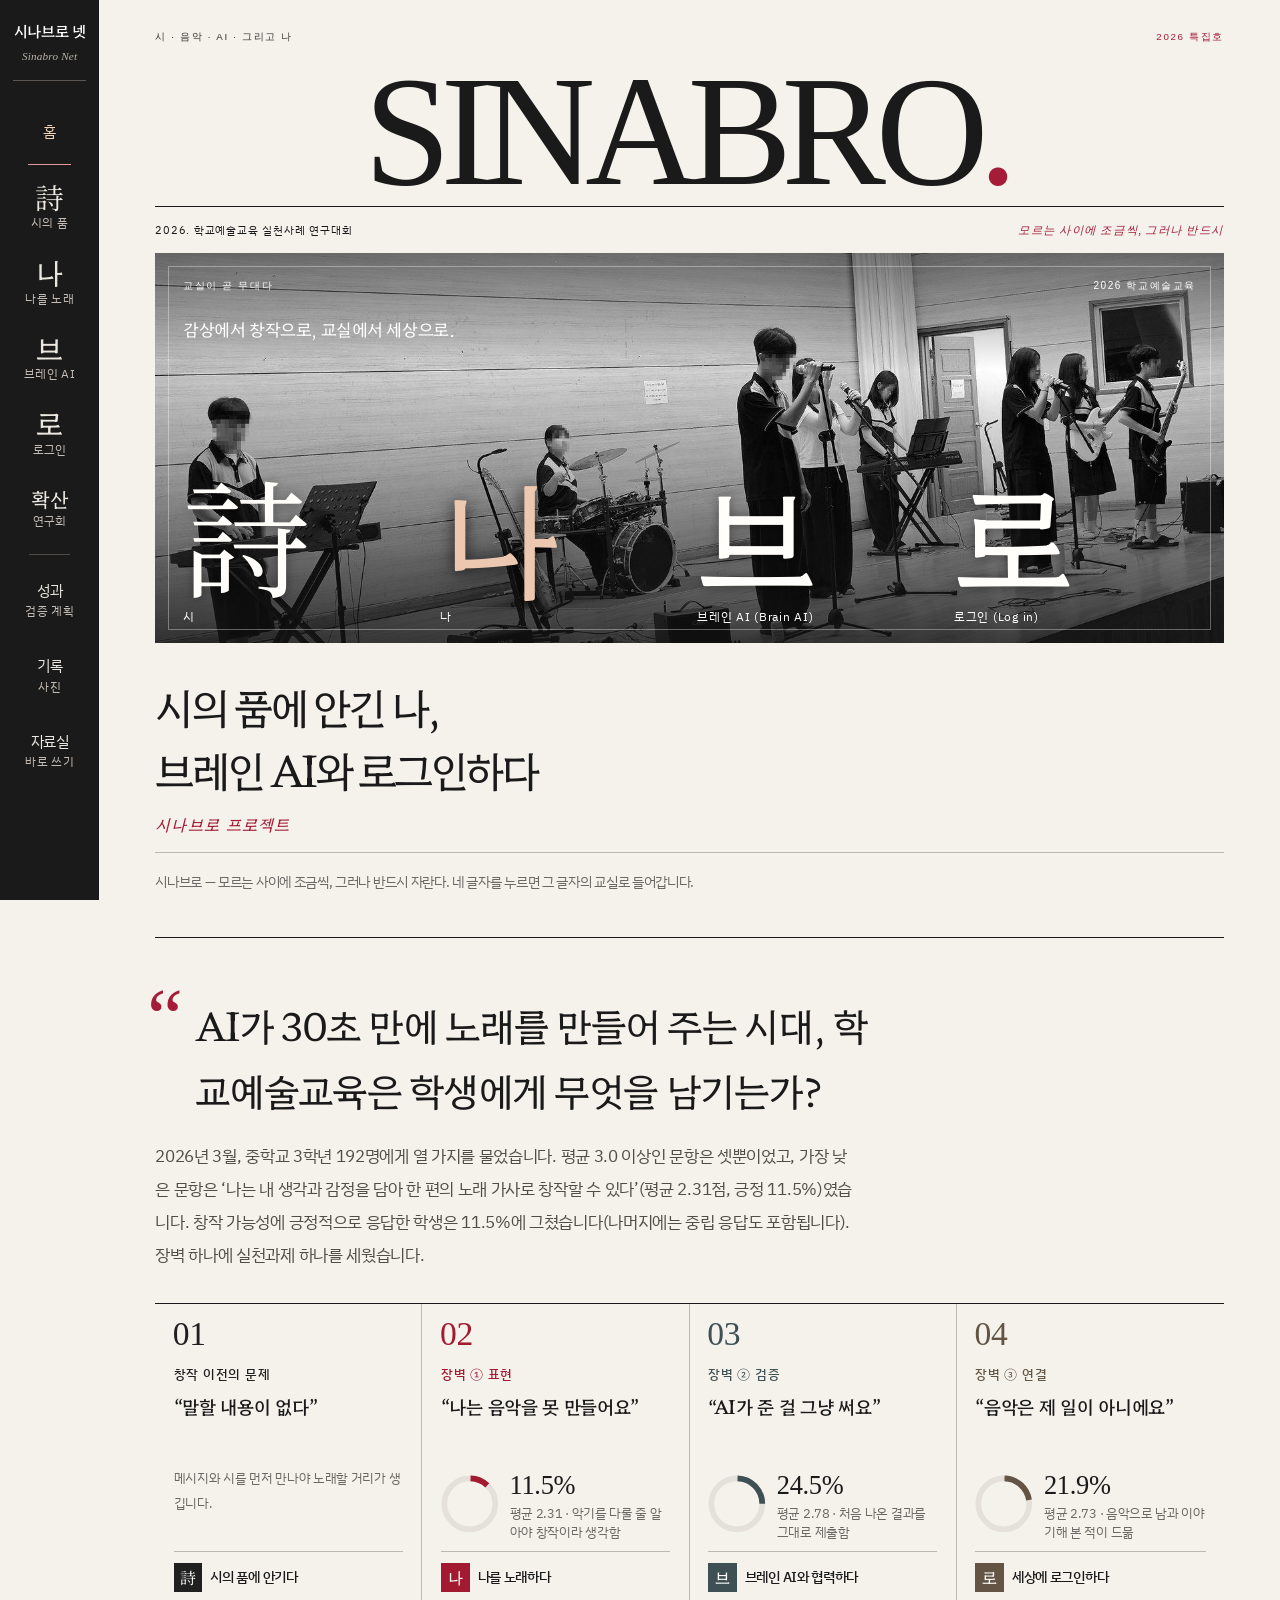
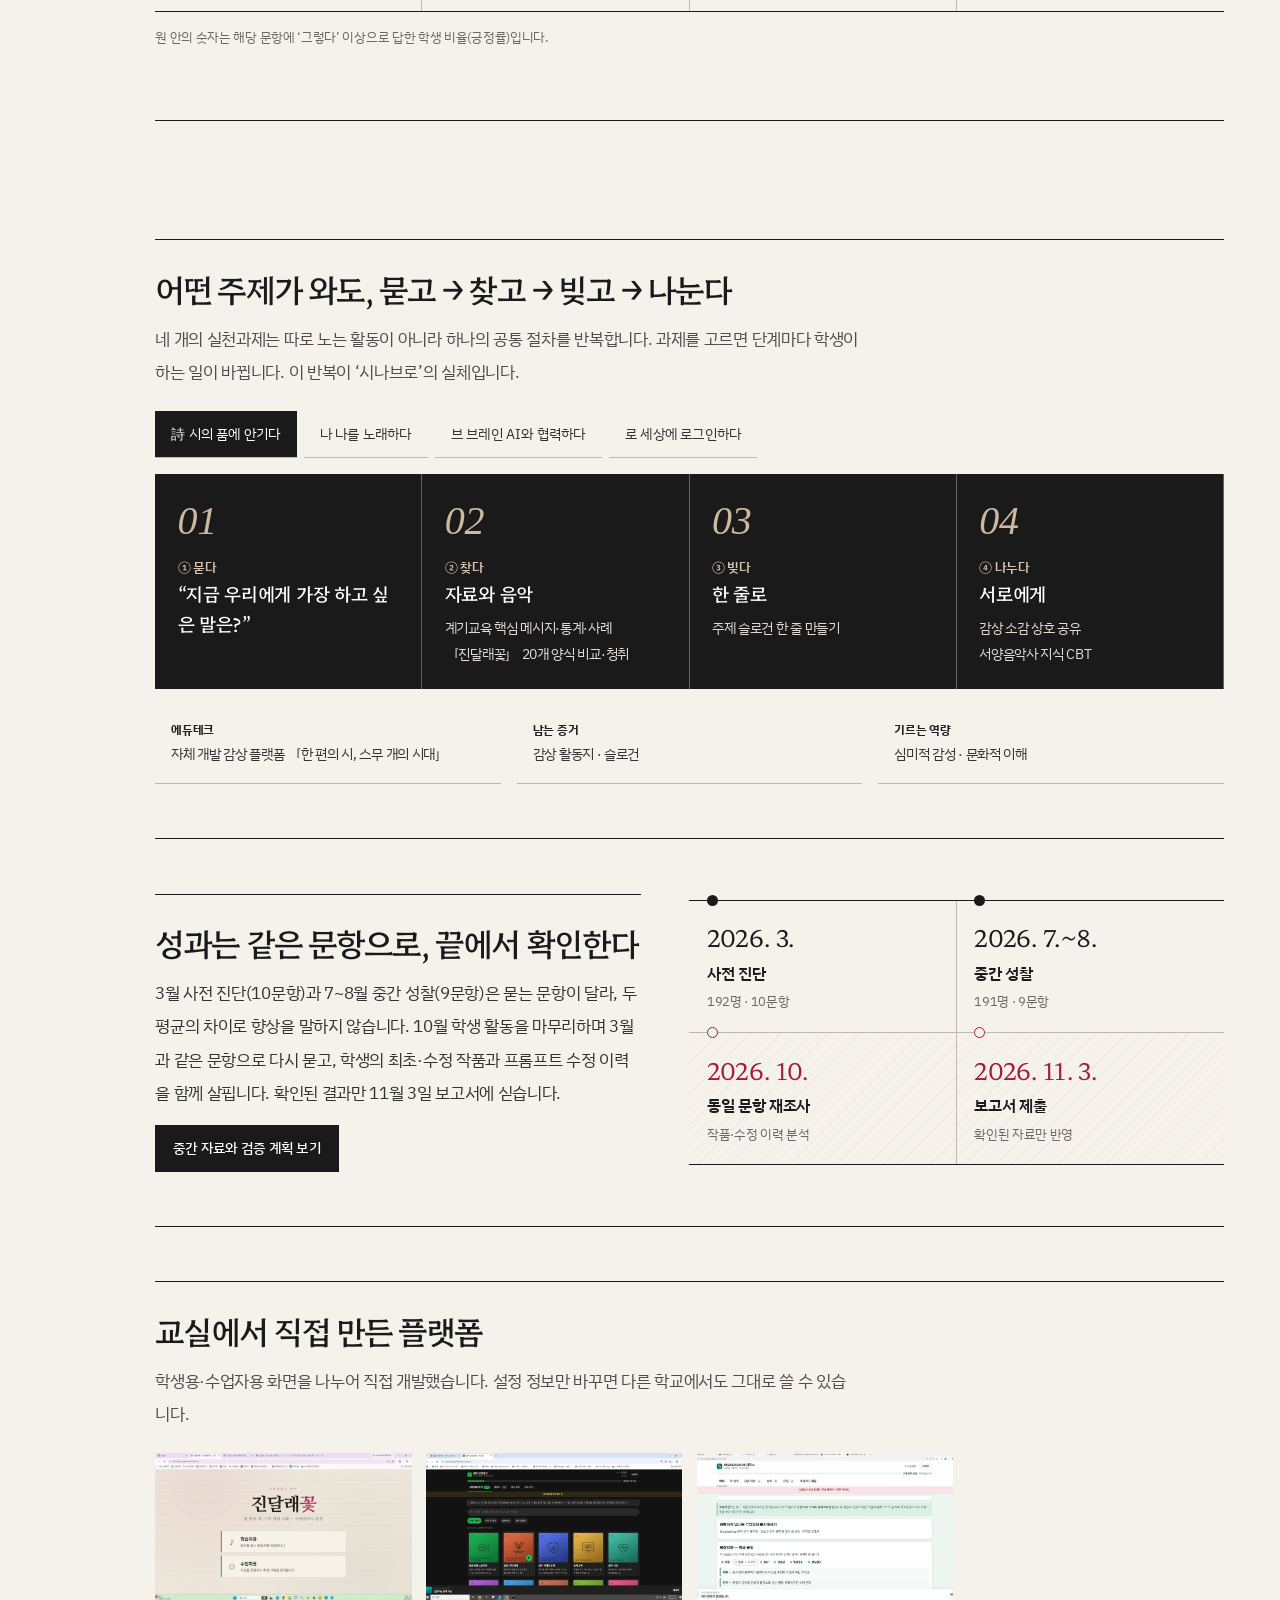
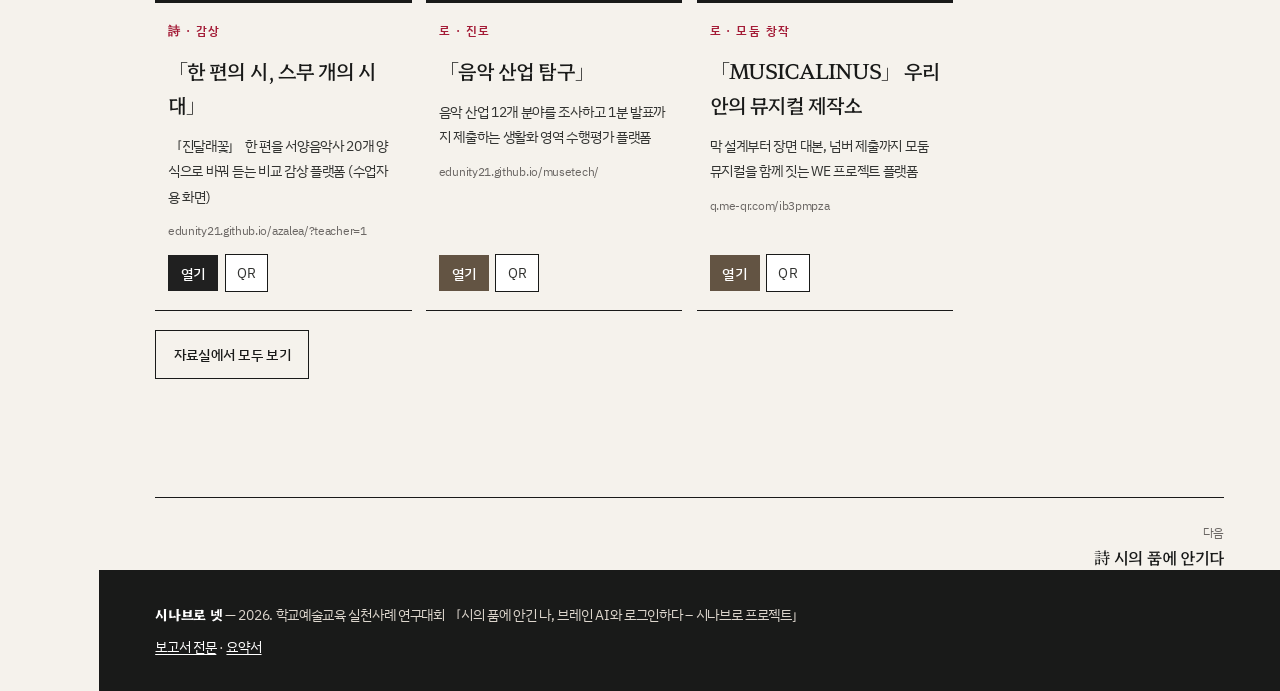
<file: index.html>
<!doctype html>
<html lang="ko">
<head>
<meta charset="utf-8">
<meta name="viewport" content="width=device-width, initial-scale=1">
<title>시나브로 넷</title>
<meta name="description" content="시의 품에 안긴 나, 브레인 AI와 로그인하다 – 시나브로 프로젝트. 감상·자기이해·창작·AI 검증·공유·진로를 잇는 중학교 음악 수업 플랫폼">
<meta property="og:title" content="시나브로 넷">
<meta property="og:description" content="시의 품에 안긴 나, 브레인 AI와 로그인하다 – 시나브로 프로젝트">
<meta property="og:type" content="website">
<meta property="og:url" content="https://edunity21.github.io/sinabro/">
<meta name="theme-color" content="#102d50">
<link rel="icon" href="data:image/svg+xml,%3Csvg xmlns='http://www.w3.org/2000/svg' viewBox='0 0 64 64'%3E%3Crect width='64' height='64' rx='10' fill='%23102d50'/%3E%3Ctext x='32' y='45' font-size='38' text-anchor='middle' fill='%23fff' font-family='serif' font-weight='700'%3E%E8%A9%A9%3C/text%3E%3C/svg%3E">
<link rel="preconnect" href="https://fonts.googleapis.com">
<link rel="preconnect" href="https://fonts.gstatic.com" crossorigin>
<link href="https://fonts.googleapis.com/css2?family=Hahmlet:wght@400;500;600;700&family=IBM+Plex+Sans+KR:wght@400;500;600;700&display=swap" rel="stylesheet">
<link href="https://fonts.googleapis.com/css2?family=Noto+Serif+KR:wght@700&text=%E8%A9%A9&display=swap" rel="stylesheet">
<style>
[hidden]{display:none!important}
:root{
  --ink:#102d50; --text:#25313f; --muted:#5b6878; --line:#c8d2dd; --line2:#e3e9ef;
  --wash:#f3f6f9; --paper:#fff; --chap:#245b91;
  --si:#6835a0; --si-t:#f3edf9; --na:#bc4035; --na-t:#fcf0ee;
  --beu:#006b78; --beu-t:#e6f3f4; --ro:#227344; --ro-t:#e9f4ec; --hw:#102d50; --hw-t:#e9eef5; --hs:#8a642f; --hs-t:#f5efe3; --hs-l:#e7dac6;
  --c:var(--ink); --ct:var(--wash);
  --serif:"Hahmlet","Noto Serif KR",serif;
  --sans:"IBM Plex Sans KR","Apple SD Gothic Neo","Malgun Gothic",system-ui,sans-serif;
  --rail:6.2rem; color-scheme:light;
}
*{box-sizing:border-box}
html{-webkit-text-size-adjust:100%}
body{margin:0;background:var(--paper);color:var(--text);font:400 1.0625rem/1.75 var(--sans);word-break:normal;overflow-wrap:break-word}
p,li,dd,td,th,figcaption,blockquote{text-wrap:pretty}
img{max-width:100%;height:auto;display:block}
a{color:var(--chap);text-underline-offset:.18em}
button{font:inherit;color:inherit}
:focus-visible{outline:3px solid var(--chap);outline-offset:2px;border-radius:4px}
.sr{position:absolute;width:1px;height:1px;overflow:hidden;clip:rect(0 0 0 0);white-space:nowrap}

/* ---------- app shell ---------- */
.rail{position:fixed;inset:0 auto 0 0;width:var(--rail);background:#fff;border-right:1px solid var(--line2);
  display:flex;flex-direction:column;align-items:center;gap:.45rem;padding:1rem 0;z-index:40;overflow-y:auto}
.rail .brand{font:700 1rem/1.15 var(--serif);color:var(--ink);text-align:center;text-decoration:none;margin-bottom:.6rem}
.rail .brand small{display:block;font:500 .62rem/1.2 var(--sans);color:var(--muted);margin-top:.2rem}
.tile{width:4.4rem;height:4.4rem;border-radius:.5rem;display:flex;flex-direction:column;align-items:center;justify-content:center;
  text-decoration:none;color:var(--muted);border:1px solid transparent;transition:background .2s,color .2s}
.tile b{font:700 1.65rem/1 var(--serif);color:var(--tc,var(--ink))}
.tile span{font-size:.66rem;margin-top:.3rem;line-height:1.2;text-align:center}
.tile.txt b{font:600 .95rem/1.2 var(--sans)}
.tile:hover{background:var(--wash)}
.tile.on{background:var(--tc,var(--ink));color:#fff}
.tile.on b{color:#fff}
.tile[data-r=si]{--tc:var(--si)}.tile[data-r=na]{--tc:var(--na)}.tile[data-r=beu]{--tc:var(--beu)}
.tile[data-r=ro]{--tc:var(--ro)}.tile[data-r=hw]{--tc:var(--hs)}
.rail hr{width:2.6rem;border:0;border-top:1px solid var(--line2);margin:.3rem 0}
.top{display:none}
main{margin-left:var(--rail);min-height:100vh}
.view{display:none}
.view.on{display:block;animation:vin .35s ease-out}
@keyframes vin{from{opacity:0;transform:translateY(.5rem)}to{opacity:1;transform:none}}
@media (prefers-reduced-motion:reduce){.view.on{animation:none}}
.wrap{max-width:66rem;margin:0 auto;padding:0 2rem}
@media (max-width:860px){
  :root{--rail:0px}
  .rail{inset:auto 0 0 0;width:auto;height:4.4rem;flex-direction:row;padding:.35rem .5rem;border-right:0;border-top:1px solid var(--line2);
    overflow-x:auto;overflow-y:hidden;justify-content:flex-start;gap:.3rem;scrollbar-width:none}
  .rail::-webkit-scrollbar{display:none}
  .rail .brand,.rail hr{display:none}
  .tile{flex:0 0 3.6rem;height:3.6rem}
  .tile b{font-size:1.3rem}.tile span{font-size:.6rem;margin-top:.15rem}.tile.txt b{font-size:.82rem}
  .top{display:flex;position:sticky;top:0;z-index:30;background:rgba(255,255,255,.95);backdrop-filter:blur(8px);
    border-bottom:1px solid var(--line2);height:3.2rem;align-items:center;justify-content:space-between;padding:0 1.1rem}
  .top a{font:700 1.1rem/1 var(--serif);color:var(--ink);text-decoration:none}
  .top span{font-size:.82rem;color:var(--muted)}
  main{padding-bottom:5rem}
  .wrap{padding:0 1.1rem}
  body{font-size:1rem}
}

/* ---------- shared type ---------- */
.room{padding-top:2.6rem;padding-bottom:4rem}
.bh{font:700 clamp(1.3rem,2.6vw,1.7rem)/1.35 var(--serif);color:var(--ink);margin:4rem 0 .5rem}
.bh small{display:block;font:600 .85rem/1.5 var(--sans);color:var(--c);margin-bottom:.2rem}
.lede{max-width:44rem;color:var(--text);margin:.4rem 0 1.4rem}
.note{font-size:.84rem;color:var(--muted)}
.prose{max-width:44rem}
p{margin:0 0 1rem}
.chips{display:flex;flex-wrap:wrap;gap:.35rem;list-style:none;padding:0;margin:0}
.chips li{font-size:.8rem;border:1px solid var(--line);border-radius:999px;padding:.1rem .6rem;background:#fff}
.t-si{--c:var(--si);--ct:var(--si-t)}.t-na{--c:var(--na);--ct:var(--na-t)}.t-beu{--c:var(--beu);--ct:var(--beu-t)}
.t-ro{--c:var(--ro);--ct:var(--ro-t)}.t-hw{--c:var(--hs);--ct:var(--hs-t)}

/* ---------- room head ---------- */
.rh{display:grid;grid-template-columns:auto 1fr;gap:1.6rem;align-items:start;padding-bottom:1.8rem;border-bottom:1px solid var(--line2)}
.rh .sq{width:7rem;height:7rem;background:var(--c);color:#fff;border-radius:.4rem;display:grid;place-items:center;font:700 3.8rem/1 var(--serif)}
.rh .sq.w{font-size:2.3rem}
.rh .lab{margin:0;color:var(--c);font-weight:600;font-size:.9rem}
.rh h1{font:700 clamp(1.6rem,3.6vw,2.4rem)/1.3 var(--serif);color:var(--ink);margin:.2rem 0 .7rem}
.rh .q{font:500 clamp(1.05rem,2vw,1.25rem)/1.55 var(--serif);color:var(--ink);margin:0 0 1rem;padding-left:.9rem;border-left:3px solid var(--c)}
.rh dl{display:flex;flex-wrap:wrap;gap:.5rem 1.8rem;margin:0;font-size:.88rem}
.rh dt{color:var(--muted);font-size:.78rem}.rh dd{margin:0;color:var(--ink);font-weight:600}
.rh dd .v{font-weight:400;color:var(--muted)}
details.info{margin:1rem 0 0;font-size:.9rem;border:1px solid var(--line2);border-radius:.4rem}
details.info summary{cursor:pointer;padding:.55rem .9rem;color:var(--ink);font-weight:600}
details.info dl{display:grid;grid-template-columns:auto 1fr;gap:.35rem 1rem;margin:0;padding:.2rem .9rem .9rem}
details.info dt{color:var(--c);font-weight:600}details.info dd{margin:0}
@media (max-width:640px){.rh{grid-template-columns:1fr;gap:.9rem}.rh .sq{width:4.4rem;height:4.4rem;font-size:2.4rem}.rh .sq.w{font-size:1.4rem}}

/* ---------- generic tabs ---------- */
.seg{display:flex;flex-wrap:wrap;gap:.35rem;margin:0 0 1rem;padding:0;list-style:none}
.seg button{border:1px solid var(--line);background:#fff;border-radius:999px;padding:.32rem .9rem;font-size:.9rem;cursor:pointer;color:var(--text)}
.seg button:hover{border-color:var(--c)}
.seg button.on{background:var(--c);border-color:var(--c);color:#fff}
.pane{border:1px solid var(--line2);border-radius:.5rem;padding:1.2rem 1.3rem;background:#fff}
.pane h3{margin:0 0 .5rem;font:700 1.2rem/1.4 var(--serif);color:var(--ink)}
.pane .meta{font-size:.85rem;color:var(--muted);margin-bottom:.6rem}
.stepnav{display:flex;justify-content:space-between;margin-top:1rem}
.stepnav button{border:0;background:var(--wash);border-radius:.35rem;padding:.35rem .8rem;cursor:pointer;font-size:.88rem}
.stepnav button:hover{background:var(--ct)}

/* ---------- home ---------- */
.hero{padding:3.2rem 0 2.6rem}
.kick{margin:0;color:var(--muted);font-size:.92rem}
.staff{position:relative;height:clamp(14rem,30vw,21rem);margin:1.4rem 0 1rem;
  background-image:linear-gradient(var(--line),var(--line)),linear-gradient(var(--line),var(--line)),linear-gradient(var(--line),var(--line)),linear-gradient(var(--line),var(--line)),linear-gradient(var(--line),var(--line));
  background-size:100% 1px;background-repeat:no-repeat;background-position:0 18%,0 34%,0 50%,0 66%,0 82%;
  display:grid;grid-template-columns:repeat(4,minmax(0,1fr));align-items:end}
.note-g{display:flex;flex-direction:column;align-items:flex-start;text-decoration:none;padding:.2rem;border-radius:.4rem;width:max-content;max-width:100%}
.note-g .gl{font:700 clamp(4.2rem,12vw,10rem)/1 var(--serif);color:var(--c);transition:transform .25s}
.note-g .gs{font-size:clamp(.78rem,1.5vw,.95rem);color:var(--muted);margin-top:.45rem}
.note-g .gq{font-size:.82rem;color:var(--c);max-width:100%;line-height:1.45;opacity:0;transition:opacity .2s}
.note-g:hover .gl,.note-g:focus-visible .gl{transform:translateY(-.4rem)}
.note-g:hover .gq,.note-g:focus-visible .gq{opacity:1}
.n1{--c:var(--si)}.n2{--c:var(--na);margin-bottom:8%}.n3{--c:var(--beu);margin-bottom:16%}.n4{--c:var(--ro);margin-bottom:24%}
@media (prefers-reduced-motion:no-preference){
  .note-g{opacity:0;animation:rise .9s cubic-bezier(.2,.7,.2,1) forwards}
  .n2{animation-delay:.35s}.n3{animation-delay:.7s}.n4{animation-delay:1.05s}
  @keyframes rise{from{opacity:0;transform:translateY(1.2rem)}to{opacity:1;transform:none}}
}
@media (hover:none),(max-width:700px){.note-g .gq{display:none}}
.note-g .gs{max-width:100%}
.hero h1{font:700 clamp(1.9rem,4.4vw,3.2rem)/1.25 var(--serif);color:var(--ink);margin:1rem 0 .4rem;letter-spacing:-.02em}
.hero .sub{margin:0;color:var(--chap);font:500 1.15rem/1.4 var(--serif)}
.hero .tag{margin:1rem 0 0}
.bigq{font:700 clamp(1.35rem,3vw,2rem)/1.45 var(--serif);color:var(--ink);max-width:44rem;margin:0 0 1rem}
.home-sec{padding:3.2rem 0;border-top:1px solid var(--line2)}
.bars3{display:grid;grid-template-columns:repeat(4,1fr);gap:1rem;margin-top:1.4rem}
.bar3{border:1px solid var(--line2);border-top:3px solid var(--c);border-radius:.4rem;padding:1rem;display:flex;flex-direction:column}
.bar3 .k{font-size:.8rem;color:var(--c);font-weight:600}
.bar3 .v{font:700 1.15rem/1.4 var(--serif);color:var(--ink);margin:.3rem 0 .6rem}
.ring{display:flex;align-items:center;gap:.7rem;margin-bottom:.6rem}
.ring svg{width:3.6rem;height:3.6rem;flex:none}
.ring p{margin:0;font-size:.8rem;color:var(--muted);line-height:1.45}
.ring b{display:block;font-size:1.05rem;color:var(--ink)}
.bar3 .to{margin-top:auto;display:flex;align-items:center;gap:.5rem;text-decoration:none;font-size:.88rem;color:var(--ink);padding-top:.7rem;border-top:1px dashed var(--line)}
.bar3 .to i{font-style:normal;display:inline-grid;place-items:center;width:1.8rem;height:1.8rem;background:var(--c);color:#fff;border-radius:.25rem;font:700 1rem/1 var(--serif)}
@media (max-width:900px){.bars3{grid-template-columns:1fr 1fr}}
@media (max-width:520px){.bars3{grid-template-columns:1fr}}
.proc{margin-top:1.2rem}
.proc .steps{display:grid;grid-template-columns:repeat(4,1fr);gap:0;border:1px solid var(--line);border-radius:.5rem;overflow:hidden}
.proc .steps>div{padding:1rem 1.1rem;border-right:1px solid var(--line2)}
.proc .steps>div:last-child{border-right:0}
.proc .steps h4{margin:0 0 .4rem;font:700 1.3rem/1.2 var(--serif);color:var(--c)}
.proc .steps h4 span{font:600 .75rem/1 var(--sans);color:var(--muted);display:block;margin-bottom:.3rem}
.proc .steps p{font-size:.9rem;margin:0}
.proc .foot{display:grid;grid-template-columns:repeat(3,1fr);gap:1rem;margin-top:.8rem;font-size:.88rem}
.proc .foot div{background:var(--ct);padding:.6rem .8rem;border-radius:.35rem}
.proc .foot b{display:block;color:var(--c);font-size:.78rem}
@media (max-width:760px){.proc .steps{grid-template-columns:1fr 1fr}.proc .steps>div:nth-child(2){border-right:0}.proc .steps>div:nth-child(-n+2){border-bottom:1px solid var(--line2)}.proc .foot{grid-template-columns:1fr}}
.grow{display:grid;grid-template-columns:1fr 1.1fr;gap:2rem;align-items:center}
@media (max-width:760px){.grow{grid-template-columns:1fr}}
.go{display:inline-block;background:var(--ink);color:#fff;text-decoration:none;padding:.5rem 1rem;border-radius:.35rem;font-size:.92rem;font-weight:600}
.go:hover{background:var(--chap)}
.go.c{background:var(--c)}
.go.ghost{background:#fff;color:var(--ink);border:1px solid var(--line)}

/* ---------- media ---------- */
.strip{display:flex;gap:.6rem;overflow-x:auto;padding-bottom:.6rem;margin:1rem 0;scroll-snap-type:x mandatory;scrollbar-width:thin}
.strip figure{flex:0 0 auto;width:min(19rem,72vw);margin:0;scroll-snap-align:start}
.strip.tall figure{width:min(13rem,48vw)}
.strip figcaption,.grid figcaption{font-size:.8rem;color:var(--muted);margin-top:.3rem;line-height:1.45}
.zoom{display:block;border-radius:.35rem;overflow:hidden;background:var(--wash);cursor:zoom-in}
.zoom img{width:100%}
.grid{display:grid;grid-template-columns:repeat(auto-fill,minmax(12rem,1fr));gap:.7rem;margin:1rem 0}
.grid figure{margin:0}
.yt{position:relative;display:block;width:100%;aspect-ratio:16/9;border:0;border-radius:.45rem;overflow:hidden;cursor:pointer;
  background:#0d1b2c center/cover no-repeat;padding:0}
.yt::after{content:"";position:absolute;inset:0;background:linear-gradient(180deg,rgba(0,0,0,0) 45%,rgba(0,0,0,.7))}
.yt .pl,.ifr-lite .pl{position:absolute;left:50%;top:50%;transform:translate(-50%,-50%);width:4.2rem;height:4.2rem;border-radius:50%;background:rgba(255,255,255,.92);z-index:1;display:grid;place-items:center}
.yt .pl::before,.ifr-lite .pl::before{content:"";border-left:1.2rem solid var(--ink);border-top:.75rem solid transparent;border-bottom:.75rem solid transparent;margin-left:.3rem}
.yt .tt{position:absolute;left:1rem;right:1rem;bottom:.8rem;z-index:1;color:#fff;font-weight:600;text-align:left;font-size:.95rem}
.yt:hover .pl,.ifr-lite:hover .pl{background:#fff}
.ytf{width:100%;aspect-ratio:16/9;border:0;border-radius:.45rem;display:block}
.vid{margin:1rem 0 .4rem}
.vid+.note{margin-top:.2rem}
.two{display:grid;grid-template-columns:1fr 1fr;gap:1.6rem;align-items:start}
@media (max-width:760px){.two{grid-template-columns:1fr}}

/* ---------- platform cards ---------- */
.plats{display:grid;grid-template-columns:repeat(auto-fill,minmax(15.5rem,1fr));gap:.9rem;margin:1.2rem 0}
.plat{border:1px solid var(--line);border-radius:.5rem;padding:1rem;display:flex;flex-direction:column;gap:.5rem;background:#fff;position:relative;min-height:12.5rem}
.plat h4{margin:0;font:700 1.05rem/1.4 var(--serif);color:var(--ink)}
.plat p{margin:0;font-size:.86rem;color:var(--text)}
.plat .u{font-size:.76rem;color:var(--chap);word-break:break-all}
.plat .row{margin-top:auto;display:flex;gap:.4rem;align-items:center}
.plat .row .go{font-size:.85rem;padding:.35rem .8rem}
.qrb{border:1px solid var(--line);background:#fff;border-radius:.35rem;padding:.33rem .7rem;font-size:.85rem;cursor:pointer}
.qrb[aria-pressed=true]{background:var(--ink);color:#fff;border-color:var(--ink)}
.plat .qrv{display:none;position:absolute;inset:0;background:#fff;border-radius:.5rem;padding:1rem;flex-direction:column;align-items:center;justify-content:center;gap:.5rem;text-align:center}
.plat.flip .qrv{display:flex}
.plat .qrv img{width:9.5rem;image-rendering:pixelated}
.plat .qrv p{font-size:.8rem;color:var(--muted)}
.plat .tagl{font-size:.74rem;font-weight:600;color:var(--c)}

/* ---------- 詩 ---------- */
.cal{display:flex;gap:0;overflow-x:auto;border-bottom:2px solid var(--line2);margin:1rem 0 1rem;scrollbar-width:thin}
.cal button{flex:0 0 auto;border:0;background:none;padding:.5rem .8rem .6rem;cursor:pointer;font-size:.9rem;color:var(--muted);border-bottom:3px solid transparent;margin-bottom:-2px;white-space:nowrap}
.cal button b{display:block;font:700 .95rem/1.3 var(--sans);color:var(--ink)}
.cal button.on{border-bottom-color:var(--c);color:var(--c)}
.cal button.on b{color:var(--c)}
.calp{display:grid;grid-template-columns:1.2fr 1fr;gap:1.2rem}
.calp dl{display:grid;grid-template-columns:auto 1fr;gap:.4rem 1rem;margin:0;font-size:.93rem}
.calp dt{color:var(--c);font-weight:600}.calp dd{margin:0}
@media (max-width:700px){.calp{grid-template-columns:1fr}}
.days{display:grid;grid-template-columns:repeat(5,1fr);gap:.3rem;margin:1rem 0 .8rem}
.days button{border:1px solid var(--line);background:#fff;border-radius:.35rem;padding:.4rem .3rem;cursor:pointer;font-size:.8rem;color:var(--muted);text-align:center}
.days button b{display:block;font:700 1rem/1.3 var(--serif);color:var(--ink)}
.days button.on{background:var(--c);border-color:var(--c);color:#fff}.days button.on b{color:#fff}
.eras{display:grid;grid-template-columns:repeat(4,1fr);gap:.4rem;margin-bottom:.8rem}
.eras button{border:1px solid var(--line);background:#fff;border-radius:.4rem;padding:.6rem .7rem;text-align:left;cursor:pointer}
.eras button b{display:block;font:700 1rem/1.35 var(--serif);color:var(--ink)}
.eras button span{font-size:.78rem;color:var(--muted)}
.eras button.on{border-color:var(--c);background:var(--ct)}
@media (max-width:700px){.eras{grid-template-columns:1fr 1fr}}
.era-out{display:grid;grid-template-columns:1fr 1fr;gap:1rem}
.era-out div{padding:1rem 1.1rem;border-radius:.4rem;background:var(--wash)}
.era-out div+div{background:var(--ct)}
.era-out b{display:block;font-size:.78rem;color:var(--c);margin-bottom:.3rem}
.era-out p{margin:0;font:500 1.05rem/1.55 var(--serif);color:var(--ink)}
@media (max-width:640px){.era-out{grid-template-columns:1fr}}
.poem{font:500 1.15rem/2 var(--serif);color:var(--ink);margin:0;padding:0;list-style:none;counter-reset:ln}
.poem li{display:grid;grid-template-columns:2rem 1fr;align-items:baseline}
.poem li::before{counter-increment:ln;content:counter(ln);font:500 .78rem/1 var(--sans);color:var(--muted)}
.poem .slot{display:inline-block;padding:0 .3rem;border:1px dashed var(--c);border-radius:.25rem;color:var(--c);font-size:.95rem;line-height:1.5;margin:0 .1rem}
.poem .title-line{color:var(--c)}
.poem small{font:500 .75rem/1 var(--sans);color:var(--c);margin-left:.5rem}
.swaps{list-style:none;padding:0;margin:0;display:grid;gap:.45rem}
.swaps li{display:grid;grid-template-columns:2rem 1fr;align-items:center;font-size:.95rem}
.swaps li::before{content:attr(data-n);font-size:.78rem;color:var(--muted)}
.swaps span{display:inline-flex;align-items:center;gap:.35rem;margin:0 .6rem .2rem 0}
.swaps s{color:var(--muted);text-decoration-color:var(--na)}
.swaps em{font-style:normal;color:var(--c);font-weight:600}

/* ---------- 나 ---------- */
.rupa-nav{display:grid;grid-template-columns:repeat(4,1fr);gap:.4rem;margin-bottom:.8rem}
.rupa-nav button{border:1px solid var(--line);background:#fff;border-radius:.4rem;padding:.55rem .6rem;cursor:pointer;text-align:left}
.rupa-nav button b{font:700 1.5rem/1 var(--serif);color:var(--c);margin-right:.4rem}
.rupa-nav button span{font-size:.8rem;color:var(--muted)}
.rupa-nav button.on{background:var(--c);border-color:var(--c)}
.rupa-nav button.on b,.rupa-nav button.on span{color:#fff}
@media (max-width:640px){.rupa-nav{grid-template-columns:1fr 1fr}}
.rupa-p{display:grid;grid-template-columns:1fr 1fr;gap:1.2rem}
.rupa-p .ex{background:var(--ct);border-radius:.4rem;padding:1rem 1.1rem}
.rupa-p .ex b{display:block;font-size:.78rem;color:var(--c);margin-bottom:.4rem}
.rupa-p .ex blockquote{margin:0;font:500 1.05rem/1.65 var(--serif);color:var(--ink)}
.rupa-p .ex .tags{font:600 1rem/1.5 var(--sans);color:var(--c)}
.rupa-p .ex table{width:100%;border-collapse:collapse;font-size:.84rem}
.rupa-p .ex td{padding:.3rem .2rem;border-bottom:1px solid rgba(0,0,0,.06);vertical-align:top}
.rupa-p .ex td:first-child{color:var(--c);font-weight:600;white-space:nowrap;padding-right:.6rem}
.lyr-l{font:500 1.05rem/1.7 var(--serif)}
.lyr-l i{font:600 .75rem/1 var(--sans);font-style:normal;color:var(--c);margin-right:.3rem}
@media (max-width:700px){.rupa-p{grid-template-columns:1fr}}
.lyric{display:grid;grid-template-columns:1.25fr 1fr;gap:1.2rem;align-items:start;margin-top:1rem}
.lv{position:relative;border-radius:.45rem;overflow:hidden;background:#000;aspect-ratio:4/3}
.lv img{position:absolute;inset:0;width:100%;height:100%;object-fit:cover;opacity:0;transition:opacity .5s}
.lv img.on{opacity:1}
.lctl{display:flex;align-items:center;gap:.6rem;margin-top:.6rem}
.lctl button{border:0;background:var(--c);color:#fff;border-radius:.35rem;padding:.35rem .8rem;cursor:pointer;font-size:.88rem;min-width:4.6rem}
.ltrack{position:relative;flex:1;height:.5rem;background:var(--line2);border-radius:999px;cursor:pointer}
.ltrack .fill{position:absolute;inset:0 auto 0 0;background:var(--c);border-radius:999px}
.ltrack .mk{position:absolute;top:50%;width:.7rem;height:.7rem;border-radius:50%;background:#fff;border:2px solid var(--c);transform:translate(-50%,-50%)}
.lctl .tm{font:500 .85rem/1 var(--sans);color:var(--muted);min-width:3.2rem;text-align:right;font-variant-numeric:tabular-nums}
pre.json{margin:0;background:#0f2238;color:#d6e2ee;border-radius:.45rem;padding:1rem;font:400 .8rem/1.6 ui-monospace,SFMono-Regular,Menlo,Consolas,monospace;overflow-x:auto}
pre.json .cur{background:rgba(255,255,255,.14);color:#fff;border-radius:.2rem;display:inline-block;width:100%}
pre.json .k{color:#9cc7e6}pre.json .s{color:#f2c98b}pre.json .n{color:#b7e3b0}
@media (max-width:760px){.lyric{grid-template-columns:1fr}}
.three{display:grid;grid-template-columns:repeat(3,1fr);gap:1rem;margin-top:1.2rem}
.three div{border-top:3px solid var(--c);padding-top:.6rem}
.three b{display:block;color:var(--ink);margin-bottom:.3rem}
.three p{font-size:.88rem;margin:0}
.three .w{font-size:.82rem;color:var(--muted);margin-top:.4rem}
@media (max-width:700px){.three{grid-template-columns:1fr}}

/* ---------- 브 : prompt lab ---------- */
.plab{border:1px solid var(--line);border-radius:.6rem;overflow:hidden;margin-top:1rem}
.lab-top{display:flex;flex-wrap:wrap;justify-content:space-between;align-items:center;gap:.6rem;padding:.8rem 1rem;background:var(--ct);border-bottom:1px solid var(--line2)}
.lab-top .seg{margin:0}
.lab-top p{margin:0;font-size:.85rem;color:var(--c);font-weight:600}
.cells{display:grid;grid-template-columns:repeat(4,1fr)}
.cell{padding:1rem;border-right:1px solid var(--line2);display:flex;flex-direction:column;gap:.5rem;min-width:0}
.cell:last-child{border-right:0}
.cell h4{margin:0;font:700 1rem/1.4 var(--serif);color:var(--ink)}
.cell h4 span{color:var(--c);margin-right:.3rem}
.cell .txt{font-size:.9rem;background:var(--wash);border-radius:.3rem;padding:.55rem .65rem;color:var(--ink);min-height:4.2rem}
.cell .eff{font-size:.84rem;color:var(--text);border-left:3px solid var(--c);padding-left:.55rem}
.cell .eff b{display:block;font-size:.74rem;color:var(--c)}
.cell details{font-size:.84rem}
.cell details summary{cursor:pointer;color:var(--c);font-weight:600}
.cell details p{margin:.4rem 0 0;color:var(--text)}
.plab[data-active=orig] .rev,.plab[data-active=rev] .orig{display:none}
.plab[data-active=orig] .cell .txt{background:#fbf7ec}
@media (max-width:960px){.cells{grid-template-columns:1fr 1fr}.cell:nth-child(2){border-right:0}.cell:nth-child(-n+2){border-bottom:1px solid var(--line2)}}
@media (max-width:560px){.cells{grid-template-columns:1fr}.cell{border-right:0;border-bottom:1px solid var(--line2)}}
.builder{display:grid;grid-template-columns:1.1fr 1fr;gap:0}
.bform{padding:1rem 1.1rem;border-right:1px solid var(--line2);display:grid;gap:1rem}
.bform fieldset{border:0;padding:0;margin:0;display:grid;gap:.45rem}
.bform legend{font:700 .98rem/1.4 var(--serif);color:var(--ink);margin-bottom:.35rem;padding:0}
.bform legend span{color:var(--c);margin-right:.3rem}
.bform label{font-size:.82rem;color:var(--muted);display:grid;gap:.2rem}
.bform input[type=text],.bform select,.bform textarea{font:inherit;font-size:.9rem;border:1px solid var(--line);border-radius:.3rem;padding:.4rem .55rem;width:100%;background:#fff;color:var(--ink)}
.bform textarea{min-height:4.5rem;resize:vertical}
.bform .inl{display:flex;flex-wrap:wrap;gap:.3rem .9rem;font-size:.86rem;color:var(--ink)}
.bform .inl label{display:flex;align-items:center;gap:.3rem;color:var(--ink);font-size:.86rem}
.bform input[type=range]{width:100%;accent-color:var(--c)}
.bout{padding:1rem 1.1rem;background:#fbfcfd;display:flex;flex-direction:column;gap:.8rem}
.bout h4{margin:0;font:700 .98rem/1.4 var(--serif);color:var(--ink)}
.pbox{background:#0f2238;color:#e6eef6;border-radius:.4rem;padding:.9rem 1rem;font-size:.92rem;line-height:1.75;min-height:9rem}
.pbox p{margin:0 0 .4rem}
.pbox p b{color:#9cc7e6;font-weight:600;margin-right:.35rem;font-size:.78rem}
.copy{align-self:flex-start;border:0;background:var(--c);color:#fff;border-radius:.35rem;padding:.4rem .9rem;cursor:pointer;font-size:.88rem}
.meter{border:1px solid var(--line2);border-radius:.4rem;padding:.7rem .8rem;background:#fff}
.meter .lv3{display:grid;grid-template-columns:repeat(3,1fr);gap:.25rem;margin:.4rem 0}
.meter .lv3 span{text-align:center;font-size:.8rem;padding:.25rem;border-radius:.25rem;background:var(--wash);color:var(--muted)}
.meter .lv3 span.on{background:var(--c);color:#fff;font-weight:600}
.meter .why{font-size:.82rem;color:var(--text);margin:0}
.meter .found{display:flex;flex-wrap:wrap;gap:.25rem;margin-top:.35rem}
.meter .found span{font-size:.74rem;background:var(--ct);color:var(--c);border-radius:999px;padding:.05rem .5rem}
@media (max-width:860px){.builder{grid-template-columns:1fr}.bform{border-right:0;border-bottom:1px solid var(--line2)}}
.ab{display:grid;grid-template-columns:1.3fr 1fr;gap:1.4rem;align-items:start}
.arr{width:100%;height:auto;display:block}
.arr .lb{font:600 12px var(--sans);fill:var(--text)}
.arr .sec{font:600 12px var(--sans);fill:var(--muted)}
.ab blockquote{margin:0;font:500 1rem/1.7 var(--serif);color:var(--ink);background:var(--ct);border-radius:.4rem;padding:1rem 1.1rem}
.ab blockquote b{display:block;font:600 .78rem/1.4 var(--sans);color:var(--c);margin-bottom:.35rem}
@media (max-width:760px){.ab{grid-template-columns:1fr}}
.map4{width:100%;border-collapse:collapse;font-size:.9rem;margin-top:.8rem}
.map4 th,.map4 td{padding:.55rem .7rem;border-bottom:1px solid var(--line2);text-align:left;vertical-align:top}
.map4 thead th{background:var(--ct);color:var(--c);font-size:.84rem}
.map4 td:last-child{color:var(--c);font-weight:600}
.tw{overflow-x:auto}
.weights{display:grid;grid-template-columns:2fr 1fr 1fr 1fr;gap:3px;margin:1rem 0 1.2rem}
.weights div{background:var(--wash);padding:.8rem .9rem;min-width:0}
.weights div:first-child{background:var(--c);color:#fff}
.weights div:first-child b,.weights div:first-child strong{color:#fff}.weights div:first-child p{color:rgba(255,255,255,.85)}
.weights strong{display:block;font:700 1.7rem/1.1 var(--serif);color:var(--ink)}
.weights b{display:block;margin:.3rem 0 .2rem;color:var(--ink);font-size:.92rem}
.weights p{font-size:.82rem;margin:0;color:var(--muted)}
@media (max-width:760px){.weights{grid-template-columns:1fr 1fr}}
.rub{display:grid;grid-template-columns:repeat(3,1fr);gap:.6rem}
.rub div{border-radius:.4rem;padding:.8rem .9rem;background:var(--wash);font-size:.9rem}
.rub div:first-child{background:var(--ct)}
.rub b{display:block;font:700 1.2rem/1.2 var(--serif);color:var(--c);margin-bottom:.3rem}
@media (max-width:640px){.rub{grid-template-columns:1fr}}

/* ---------- 로 ---------- */
.day{position:relative;margin:1.4rem 0 1rem}
.day .line{position:absolute;left:0;right:0;top:1.15rem;height:2px;background:var(--line)}
.day .acts{position:relative;display:grid;grid-template-columns:repeat(6,1fr);gap:.3rem}
.day button{border:0;background:none;cursor:pointer;text-align:center;padding:0}
.day button i{display:block;width:1.1rem;height:1.1rem;border-radius:50%;background:#fff;border:3px solid var(--line);margin:.6rem auto .4rem;transition:all .2s}
.day button b{display:block;font:700 .95rem/1.3 var(--sans);color:var(--ink);font-variant-numeric:tabular-nums}
.day button span{font-size:.75rem;color:var(--muted)}
.day button.on i{background:var(--c);border-color:var(--c);transform:scale(1.25)}
.day button.on b{color:var(--c)}
.actp{display:grid;grid-template-columns:auto 1fr;gap:1.2rem;align-items:start}
.actp .no{font:700 2.6rem/1 var(--serif);color:var(--c)}
.actp h3 small{display:block;font:500 .85rem/1.4 var(--sans);color:var(--muted)}
.actp .qq{font:500 1.05rem/1.6 var(--serif);color:var(--ink);margin:.5rem 0}
.actp .num{display:inline-block;background:var(--ct);color:var(--c);border-radius:.3rem;padding:.15rem .6rem;font-weight:600;font-size:.88rem}
.fields{list-style:none;padding:0;margin:1rem 0;display:grid;grid-template-columns:repeat(4,1fr);gap:.5rem}
.fields a{display:grid;grid-template-columns:auto 1fr;gap:0 .5rem;padding:.75rem .8rem;border:1px solid var(--line2);border-radius:.4rem;text-decoration:none;color:var(--ink);height:100%;transition:border-color .2s,background .2s}
.fields a:hover{border-color:var(--ro);background:var(--ro-t)}
.fields .k{font:700 1rem/1.4 var(--serif);color:var(--ro);grid-row:span 2}
.fields b{font-weight:600;font-size:.92rem;line-height:1.4}
.fields span{font-size:.8rem;color:var(--muted);line-height:1.45}
@media (max-width:900px){.fields{grid-template-columns:1fr 1fr}}
@media (max-width:480px){.fields{grid-template-columns:1fr}}
.calc{display:grid;grid-template-columns:1fr 1.2fr;gap:1.4rem;align-items:center;border:1px solid var(--line2);border-radius:.5rem;padding:1.1rem 1.2rem;margin-top:1rem}
.calc label{display:grid;gap:.2rem;font-size:.85rem;color:var(--muted);margin-bottom:.6rem}
.calc input[type=range]{accent-color:var(--c);width:100%}
.calc output{font-weight:700;color:var(--ink)}
.cbar{margin:.5rem 0}
.cbar .t{display:flex;justify-content:space-between;font-size:.85rem;margin-bottom:.2rem}
.cbar .t b{color:var(--ink)}
.cbar .b{height:.9rem;border-radius:.2rem;background:var(--line);transition:width .3s}
.cbar.p .b{background:var(--c)}
@media (max-width:700px){.calc{grid-template-columns:1fr}}
.dil{display:grid;grid-template-columns:1fr 1fr;gap:1rem;margin-top:1rem}
.dil div{border-radius:.45rem;background:var(--wash);padding:1rem 1.1rem;font-size:.92rem}
.dil h4{margin:0 0 .4rem;color:var(--c);font-size:.98rem}
.dil .fx{margin:.6rem 0 0;padding-top:.6rem;border-top:1px dashed var(--line);color:var(--ink)}
.dil .fx b{color:var(--c);margin-right:.35rem}
@media (max-width:700px){.dil{grid-template-columns:1fr}}

/* ---------- 확산 ---------- */
.tl{position:relative;margin:1.6rem 0 1rem;padding:2.6rem 0 0}
.tl .ph{display:flex;height:.6rem;border-radius:999px;overflow:hidden;background:var(--line2)}
.tl .ph span{height:100%}
.tl .today{position:absolute;top:0;transform:translateX(-50%);text-align:center;font-size:.75rem;font-weight:600;color:var(--na);white-space:nowrap}
.tl .today::after{content:"";display:block;width:2px;height:2.2rem;background:var(--na);margin:.15rem auto 0}
.tl .phl{display:flex;margin-top:.4rem;font-size:.76rem;color:var(--muted)}
.tl .phl span{padding-right:.3rem}
.ev{list-style:none;padding:0;margin:1.4rem 0 0;display:grid;gap:.1rem}
.ev li{display:grid;grid-template-columns:7.6rem 1fr auto;gap:1rem;align-items:baseline;padding:.6rem 0;border-bottom:1px solid var(--line2)}
.ev time{font:600 .9rem/1.4 var(--sans);color:var(--ink);font-variant-numeric:tabular-nums}
.ev p{margin:0;font-size:.92rem}.ev p b{color:var(--ink)}
.ev .st{font-size:.76rem;font-weight:600;border-radius:.25rem;padding:.05rem .45rem;white-space:nowrap;background:var(--ct);color:var(--c)}
.ev .st.up{background:var(--na);color:#fff}
@media (max-width:560px){.ev li{grid-template-columns:1fr auto}.ev time{grid-column:1/-1}}
.rings{display:grid;grid-template-columns:minmax(14rem,22rem) 1fr;gap:2rem;align-items:center;margin-top:1rem}
.rbox{position:relative;aspect-ratio:1}
.rbox button{position:absolute;border-radius:50%;border:2px solid var(--line);background:rgba(255,255,255,.9);cursor:pointer;display:flex;justify-content:center;padding-top:.45rem;font-size:.78rem;font-weight:600;color:var(--muted);transition:all .2s}
.rbox button:nth-child(1){inset:0}.rbox button:nth-child(2){inset:13%}.rbox button:nth-child(3){inset:26%}.rbox button:nth-child(4){inset:39%;align-items:center;padding:0}
.rbox button.on{border-color:var(--c);background:var(--ct);color:var(--c)}
.rbox button:nth-child(4).on{background:var(--c);color:#fff}
.rpanel h3{margin:0 0 .2rem}
.rpanel .who{color:var(--muted);font-size:.88rem;margin-bottom:.7rem}
.rpanel .nums{display:flex;flex-wrap:wrap;gap:.4rem;margin-top:.8rem}
.rpanel .nums span{background:var(--c);color:#fff;border-radius:.3rem;padding:.2rem .6rem;font-size:.84rem;font-weight:600}
@media (max-width:700px){.rings{grid-template-columns:1fr}.rbox{max-width:20rem;margin:0 auto;width:100%}}
.cfg{display:grid;grid-template-columns:1fr 1.3fr;gap:1.2rem;margin-top:1rem;align-items:start}
.cfg label{display:grid;gap:.2rem;font-size:.85rem;color:var(--muted);margin-bottom:.6rem}
.cfg input{font:inherit;font-size:.92rem;border:1px solid var(--line);border-radius:.3rem;padding:.4rem .55rem}
.cfg pre{margin:0;background:#0f2238;color:#d6e2ee;border-radius:.45rem;padding:1rem;font:400 .82rem/1.7 ui-monospace,SFMono-Regular,Menlo,Consolas,monospace;overflow-x:auto}
.cfg pre .c{color:#7f97b0}.cfg pre .s{color:#f2c98b}.cfg pre .n{color:#b7e3b0}.cfg pre .hl{background:rgba(242,201,139,.18);border-radius:.15rem}
.cfg .flow3{display:flex;flex-wrap:wrap;gap:.4rem;margin-top:.8rem}
.cfg .flow3 span{font-size:.8rem;background:var(--wash);border-radius:.3rem;padding:.25rem .55rem}
@media (max-width:760px){.cfg{grid-template-columns:1fr}}
.cases{display:grid;grid-template-columns:1fr 1fr;gap:1rem;margin-top:1rem}
.cases article{border:1px solid var(--line2);border-radius:.45rem;padding:1rem 1.1rem}
.cases h4{margin:0 0 .7rem;font:700 1rem/1.4 var(--serif);color:var(--ink)}
.chain{list-style:none;padding:0;margin:0 0 .8rem;display:grid;gap:.35rem}
.chain li{font-size:.88rem;padding:.4rem .6rem;border-radius:.3rem;background:var(--wash)}
.chain li b{color:var(--c);font-size:.76rem;display:block}
.chain li:last-child{background:var(--ct)}
@media (max-width:700px){.cases{grid-template-columns:1fr}}

/* ---------- 성과 ---------- */
.dash{margin-top:1rem}
.dgrid{display:grid;grid-template-columns:1.25fr 1fr;gap:1.4rem;align-items:start}
.slope{width:100%;height:auto}
.slope .ln{transition:opacity .25s,stroke-width .25s}
.dash[data-active]:not([data-active=all]) .ln{opacity:.15}
.dash[data-active=ana] .ln.ana,.dash[data-active=self] .ln.self,.dash[data-active=cre] .ln.cre,.dash[data-active=ai] .ln.ai,.dash[data-active=col] .ln.col{opacity:1}
.dcard{background:var(--hw-t);border-radius:.5rem;padding:1.1rem 1.2rem}
.dcard h3{margin:0 0 .6rem;font:700 1.2rem/1.4 var(--serif);color:var(--ink)}
.dcard dl{display:grid;grid-template-columns:auto 1fr;gap:.35rem 1rem;margin:0;font-size:.92rem}
.dcard dt{color:var(--muted)}.dcard dd{margin:0;color:var(--ink);font-weight:600;font-variant-numeric:tabular-nums}
.dcard .d{font:700 2.2rem/1 var(--serif);color:var(--na);margin:.6rem 0 .2rem}
.items{display:grid;grid-template-columns:1fr 1fr;gap:1.6rem;margin-top:1.6rem}
.items h4{margin:0 0 .5rem;font-size:.92rem;color:var(--ink)}
.items h4 span{font-weight:400;color:var(--muted);font-size:.8rem}
.it{display:grid;grid-template-columns:1fr 3.2rem;gap:.15rem .6rem;align-items:center;padding:.35rem 0;border-bottom:1px solid var(--line2);transition:opacity .25s}
.it .n{font-size:.84rem;color:var(--ink)}
.it .n em{font-style:normal;font-size:.7rem;font-weight:600;color:#fff;background:var(--na);border-radius:.2rem;padding:0 .3rem;margin-left:.3rem}
.it .n em.top{background:var(--ro)}
.it .p{font:600 .84rem/1 var(--sans);text-align:right;font-variant-numeric:tabular-nums;color:var(--ink)}
.it .b{grid-column:1/-1;height:.4rem;background:var(--line2);border-radius:999px;overflow:hidden}
.it .b i{display:block;height:100%;background:#d8892b;border-radius:999px}
.items .post .it .b i{background:#2c6fd6}
.it .m{grid-column:1/-1;font-size:.72rem;color:var(--muted)}
.dash[data-active]:not([data-active=all]) .it{opacity:.28}
.dash[data-active=ana] .it[data-d=ana],.dash[data-active=self] .it[data-d=self],.dash[data-active=cre] .it[data-d=cre],.dash[data-active=ai] .it[data-d=ai],.dash[data-active=col] .it[data-d=col]{opacity:1}
@media (max-width:860px){.dgrid,.items{grid-template-columns:1fr}}
.kw{display:grid;grid-template-columns:repeat(3,1fr);gap:1rem;margin-top:1rem}
.kw article{border-radius:.5rem;padding:1rem 1.1rem;background:var(--wash);display:flex;flex-direction:column;gap:.5rem}
.kw h4{margin:0;font-size:.95rem;color:var(--ink)}
.kw .w{font-size:.82rem;color:var(--muted)}
.kw blockquote{margin:auto 0 0;font:500 1.02rem/1.6 var(--serif);color:var(--ink)}
@media (max-width:760px){.kw{grid-template-columns:1fr}}
.honest{display:grid;grid-template-columns:1fr 1fr;gap:1rem;margin-top:1rem}
.honest>div{border:1px solid var(--line2);border-radius:.5rem;padding:1rem 1.1rem}
.honest blockquote{margin:.3rem 0 .6rem;font:500 1.02rem/1.6 var(--serif);color:var(--ink)}
.honest b{color:var(--ink)}
.honest ul{margin:.3rem 0 0;padding-left:1.1rem;font-size:.9rem}
@media (max-width:760px){.honest{grid-template-columns:1fr}}

/* ---------- archive ---------- */
.filt{display:flex;flex-wrap:wrap;gap:.35rem;margin:1rem 0;position:sticky;top:0;background:rgba(255,255,255,.95);padding:.6rem 0;z-index:5}
@media (max-width:860px){.filt{top:3.2rem}}
.filt button{border:1px solid var(--line);background:#fff;border-radius:999px;padding:.3rem .8rem;cursor:pointer;font-size:.86rem}
.filt button span{color:var(--muted);font-size:.78rem;margin-left:.25rem}
.filt button.on{background:var(--ink);border-color:var(--ink);color:#fff}.filt button.on span{color:#c5d3e3}
.arch{columns:4 13rem;column-gap:.7rem}
.arch figure{break-inside:avoid;margin:0 0 .7rem}
.arch figcaption{font-size:.76rem;color:var(--muted);margin-top:.25rem;line-height:1.4}
.archwrap[data-active]:not([data-active=all]) .arch figure{display:none}
.archwrap[data-active=si] figure[data-t~=si],.archwrap[data-active=na] figure[data-t~=na],.archwrap[data-active=beu] figure[data-t~=beu],
.archwrap[data-active=ro] figure[data-t~=ro],.archwrap[data-active=hw] figure[data-t~=hw],.archwrap[data-active=cls] figure[data-t~=cls],
.archwrap[data-active=plat] figure[data-t~=plat],.archwrap[data-active=doc] figure[data-t~=doc],.archwrap[data-active=pd] figure[data-t~=pd]{display:block}
.calp.one{grid-template-columns:1fr}
figure{position:relative}
.qrchip{position:absolute;right:.45rem;top:.45rem;background:var(--ink);color:#fff;font-size:.74rem;font-weight:600;text-decoration:none;padding:.22rem .5rem;border-radius:.3rem}
.qrchip:hover{background:var(--chap)}
.plat .qrv svg{width:9.5rem;height:9.5rem}

/* ---------- kit & misc ---------- */
.refs{list-style:none;padding:0;margin:.6rem 0 0;font-size:.9rem}
.refs li{padding-left:1.6rem;text-indent:-1.6rem;margin:.4rem 0}
details.fold{border:1px solid var(--line2);border-radius:.45rem;margin-top:1rem}
details.fold summary{cursor:pointer;padding:.7rem 1rem;font-weight:600;color:var(--ink)}
details.fold>div{padding:0 1rem 1rem}
.pn{display:flex;justify-content:space-between;gap:1rem;margin-top:4rem;padding-top:1.2rem;border-top:1px solid var(--line2)}
.pn a{text-decoration:none;color:var(--ink);display:flex;flex-direction:column;max-width:48%}
.pn a span{font-size:.78rem;color:var(--muted)}
.pn a b{font:700 1.02rem/1.4 var(--serif)}
.pn a:last-child{text-align:right;margin-left:auto}
.pn a:hover b{color:var(--chap)}
footer{margin-left:var(--rail);background:var(--ink);color:#c9d6e4;padding:2rem 0 2.4rem;font-size:.86rem}
footer b{color:#fff;font-family:var(--serif)}
footer a{color:#fff}
@media (max-width:860px){footer{padding-bottom:6rem}}

/* ---------- lightbox ---------- */
dialog.lb{border:0;padding:0;max-width:96vw;max-height:94vh;background:transparent;overflow:visible}
dialog.lb::backdrop{background:rgba(10,22,38,.92)}
.lb-in{display:flex;flex-direction:column;align-items:center;gap:.6rem}
.lb-in img{max-width:94vw;max-height:84vh;width:auto;border-radius:.2rem;background:#fff}
.lb-cap{color:#e8eef5;font-size:.9rem;text-align:center;max-width:60rem;margin:0}
.lb-btn{position:fixed;top:50%;transform:translateY(-50%);background:rgba(255,255,255,.14);color:#fff;border:0;width:3rem;height:3rem;border-radius:50%;font-size:1.4rem;cursor:pointer}
.lb-btn:hover{background:rgba(255,255,255,.3)}
.lb-prev{left:1rem}.lb-next{right:1rem}.lb-x{position:fixed;top:1rem;right:1rem;transform:none}

.two>*,.dgrid>*,.grow>*,.ab>*,.lyric>*,.cfg>*,.calp>*{min-width:0}
h1,h2,h3,.bh,.bigq{text-wrap:balance}

.player{margin:1rem 0 .4rem}
.ifr-lite{position:relative;display:block;width:100%;aspect-ratio:16/9;border:0;border-bottom:3px solid #C9A542;border-radius:.45rem;overflow:hidden;cursor:pointer;
  background:radial-gradient(circle at 70% 30%,#2b4170,#1B2A4A 60%,#0f1b31);padding:0;color:#fff}
.ifr-lite .tt{position:absolute;left:1.2rem;right:1.2rem;bottom:1rem;text-align:left;font-size:.92rem;color:#e4e9f2}
.ifr-lite .tt b{display:block;font:700 1.45rem/1.3 var(--serif);color:#fff;margin-bottom:.2rem}
iframe.pf{width:100%;height:min(82vh,760px);border:0;border-radius:.45rem;display:block;background:#1B2A4A}
video.mv{width:100%;border-radius:.45rem;background:#000;display:block;aspect-ratio:16/9}
@media (max-width:640px){iframe.pf{height:78vh}}

/* ---------- 확산 : report-style header & boxes ---------- */
.rh2{display:grid;grid-template-columns:7.5rem 1fr;min-height:7.5rem;margin-bottom:.9rem}
.rh2 .sq{background:var(--hs);color:#fff;display:grid;place-items:center;font:700 2.4rem/1 var(--sans);letter-spacing:-.02em}
.rh2 .panel{background:var(--hs-t);padding:1.2rem 1.6rem;display:flex;flex-direction:column;justify-content:center;gap:.75rem}
.rh2 h1{margin:0;font:700 clamp(1.25rem,2.5vw,1.7rem)/1.4 var(--sans);color:var(--hs);letter-spacing:-.01em}
.rh2 .q{margin:0;color:#555;font-size:1.02rem;line-height:1.6}
.rh2-meta{display:flex;flex-wrap:wrap;gap:.3rem 1.8rem;margin:0 0 2rem;font-size:.88rem;padding:0 .2rem}
.rh2-meta div{display:flex;gap:.5rem}.rh2-meta dt{color:var(--muted)}.rh2-meta dd{margin:0;color:var(--hs);font-weight:600}
.bx2{display:grid;grid-template-columns:1fr 1fr;gap:.45rem;margin:1.2rem 0 1.4rem;align-items:stretch}
.bx{border:3px solid var(--hs-l);background:#fff;min-width:0}
.bx>h3{margin:0;background:var(--hs);color:#fff;text-align:center;font:500 1.2rem/1.4 var(--sans);padding:.6rem .8rem}
.bx>ul{list-style:none;margin:0;padding:1.1rem 1.3rem .4rem}
.bx>ul>li{margin:0 0 1.1rem}
.bx>ul>li>b{display:block;font-weight:700;color:#1d1d1d;font-size:1.02rem}
.bx>ul>li>b::before{content:"▶";margin-right:.55rem;font-size:.9em}
.bx>ul>li>p{margin:.3rem 0 0 1.55rem;color:#4a4a4a;font-size:.95rem;line-height:1.7}
.bx .st{display:inline-block;margin-left:.35rem;font-size:.74rem;font-weight:600;padding:.05rem .45rem;border-radius:.2rem;background:var(--hs-t);color:var(--hs);vertical-align:.12em}
.bx .st.up{background:var(--hs);color:#fff}
.bxb{padding:1rem 1.2rem 1.1rem}
@media (max-width:760px){.bx2{grid-template-columns:1fr}.rh2{grid-template-columns:4.6rem 1fr;min-height:0}.rh2 .sq{font-size:1.45rem}.rh2 .panel{padding:1rem 1.1rem}}

.t-hw .chain li{background:#faf6ef}
.t-hw .chain li:last-child{background:var(--hs-t)}

</style>
<link rel="stylesheet" href="astra-webzine.css">
<link rel="stylesheet" href="editorial.css">
</head>
<body class="editorial platform">
<nav class="rail" aria-label="시나브로 넷 메뉴"><a class="brand" href="#home">시나브로 넷<small>Sinabro Net</small></a><a class="tile txt" data-r="home" href="#home"><b>홈</b></a><a class="tile" data-r="si" href="#si"><b>詩</b><span>시의 품</span></a><a class="tile" data-r="na" href="#na"><b>나</b><span>나를 노래</span></a><a class="tile" data-r="beu" href="#beu"><b>브</b><span>브레인 AI</span></a><a class="tile" data-r="ro" href="#ro"><b>로</b><span>로그인</span></a><a class="tile" data-r="hw" href="#hw"><b style="font-size:1.25rem">확산</b><span>연구회</span></a><hr><a class="tile txt" data-r="data" href="#data"><b>성과</b><span>검증 계획</span></a><a class="tile txt" data-r="arch" href="#arch"><b>기록</b><span>사진</span></a><a class="tile txt" data-r="kit" href="#kit"><b>자료실</b><span>바로 쓰기</span></a></nav>
<header class="top"><a href="#home">시나브로 넷</a><span id="toptitle"></span></header>
<main>
<!-- ===================== HOME ===================== -->
<section class="view" id="v-home" data-title="홈">
<div class="wrap">
  <div class="hero">
    <div class="masthead" aria-label="SINABRO, arts and education journal"><span class="mast-meta">시 · 음악 · AI · 그리고 나</span><div>SINABRO<span class="mast-dot">.</span></div><span class="mast-edition">2026 특집호</span></div><p class="kick">2026. 학교예술교육 실천사례 연구대회</p>
    <div class="cover-frame"><img class="cover-photo" src="img/main/r-002a.jpg" alt="학생 창작곡 발표 무대"><div class="cover-shade"></div><div class="cover-kicker"><span>교실이 곧 무대다</span><span>2026 학교예술교육</span></div><nav class="staff" aria-label="네 개의 실천과제">
      <a class="note-g n1" href="#si"><span class="gl">詩</span><span class="gs">시</span><span class="gq">지금 우리에게 가장 하고 싶은 말은?</span></a>
      <a class="note-g n2" href="#na"><span class="gl">나</span><span class="gs">나</span><span class="gq">내 하루에서 노래가 될 장면은?</span></a>
      <a class="note-g n3" href="#beu"><span class="gl">브</span><span class="gs">브레인 AI<small class="en"> (Brain AI)</small></span><span class="gq">왜 1번이 아니라 2번을 골랐는가?</span></a>
      <a class="note-g n4" href="#ro"><span class="gl">로</span><span class="gs">로그인<small class="en"> (Log in)</small></span><span class="gq">이 노래를 누가 들어야 하는가?</span></a>
    </nav><span class="cover-note">감상에서 창작으로, 교실에서 세상으로.</span></div>
    <h1>시의 품에 안긴 나,<br>브레인 AI와 로그인하다</h1>
    <p class="sub">시나브로 프로젝트</p>
    <p class="tag">시나브로 — 모르는 사이에 조금씩, 그러나 반드시 자란다. 네 글자를 누르면 그 글자의 교실로 들어갑니다.</p>
  </div>

  <section class="home-sec">
    <p class="bigq">AI가 30초 만에 노래를 만들어 주는 시대, 학교예술교육은 학생에게 무엇을 남기는가?</p>
    <p class="lede">2026년 3월, 중학교 3학년 192명에게 열 가지를 물었습니다. 평균 3.0 이상인 문항은 셋뿐이었고, 가장 낮은 문항은 ‘나는 내 생각과 감정을 담아 한 편의 노래 가사로 창작할 수 있다’(평균 2.31점, 긍정 11.5%)였습니다. 창작 가능성에 긍정적으로 응답한 학생은 11.5%에 그쳤습니다(나머지에는 중립 응답도 포함됩니다). 장벽 하나에 실천과제 하나를 세웠습니다.</p>
    <div class="bars3">
      <article class="bar3 t-si"><span class="k">창작 이전의 문제</span><p class="v">“말할 내용이 없다”</p>
        <p class="note">메시지와 시를 먼저 만나야 노래할 거리가 생깁니다.</p>
        <a class="to" href="#si"><i>詩</i>시의 품에 안기다</a></article>
      <article class="bar3 t-na"><span class="k">장벽 ① 표현</span><p class="v">“나는 음악을 못 만들어요”</p>
        <div class="ring"><svg viewBox="0 0 36 36" aria-hidden="true"><circle cx="18" cy="18" r="15.9155" fill="none" stroke="#e3e9ef" stroke-width="3.6"/><circle cx="18" cy="18" r="15.9155" fill="none" stroke="var(--c)" stroke-width="3.6" stroke-dasharray="11.5 88.5" stroke-dashoffset="25" stroke-linecap="butt"/></svg><p><b>11.5%</b>평균 2.31 · 악기를 다룰 줄 알아야 창작이라 생각함</p></div>
        <a class="to" href="#na"><i>나</i>나를 노래하다</a></article>
      <article class="bar3 t-beu"><span class="k">장벽 ② 검증</span><p class="v">“AI가 준 걸 그냥 써요”</p>
        <div class="ring"><svg viewBox="0 0 36 36" aria-hidden="true"><circle cx="18" cy="18" r="15.9155" fill="none" stroke="#e3e9ef" stroke-width="3.6"/><circle cx="18" cy="18" r="15.9155" fill="none" stroke="var(--c)" stroke-width="3.6" stroke-dasharray="24.5 75.5" stroke-dashoffset="25" stroke-linecap="butt"/></svg><p><b>24.5%</b>평균 2.78 · 처음 나온 결과를 그대로 제출함</p></div>
        <a class="to" href="#beu"><i>브</i>브레인 AI와 협력하다</a></article>
      <article class="bar3 t-ro"><span class="k">장벽 ③ 연결</span><p class="v">“음악은 제 일이 아니에요”</p>
        <div class="ring"><svg viewBox="0 0 36 36" aria-hidden="true"><circle cx="18" cy="18" r="15.9155" fill="none" stroke="#e3e9ef" stroke-width="3.6"/><circle cx="18" cy="18" r="15.9155" fill="none" stroke="var(--c)" stroke-width="3.6" stroke-dasharray="21.9 78.1" stroke-dashoffset="25" stroke-linecap="butt"/></svg><p><b>21.9%</b>평균 2.73 · 음악으로 남과 이야기해 본 적이 드묾</p></div>
        <a class="to" href="#ro"><i>로</i>세상에 로그인하다</a></article>
    </div>
    <p class="note" style="margin-top:.8rem">원 안의 숫자는 해당 문항에 ‘그렇다’ 이상으로 답한 학생 비율(긍정률)입니다.</p>
  </section>

  <section class="home-sec">
    <h2 class="bh">어떤 주제가 와도, 묻고 → 찾고 → 빚고 → 나눈다</h2>
    <p class="lede">네 개의 실천과제는 따로 노는 활동이 아니라 하나의 공통 절차를 반복합니다. 과제를 고르면 단계마다 학생이 하는 일이 바뀝니다. 이 반복이 ‘시나브로’의 실체입니다.</p>
    <div data-tabs class="proc">
      <div class="seg" role="tablist">
        <button class="t-si" data-tab="si">詩 시의 품에 안기다</button><button class="t-na" data-tab="na">나 나를 노래하다</button>
        <button class="t-beu" data-tab="beu">브 브레인 AI와 협력하다</button><button class="t-ro" data-tab="ro">로 세상에 로그인하다</button>
      </div>
      <div data-panel="si" class="t-si"><div class="steps">
        <div><h4><span>① 묻다</span>“지금 우리에게 가장 하고 싶은 말은?”</h4></div>
        <div><h4><span>② 찾다</span>자료와 음악</h4><p>계기교육 핵심 메시지·통계·사례<br>「진달래꽃」 20개 양식 비교·청취</p></div>
        <div><h4><span>③ 빚다</span>한 줄로</h4><p>주제 슬로건 한 줄 만들기</p></div>
        <div><h4><span>④ 나누다</span>서로에게</h4><p>감상 소감 상호 공유<br>서양음악사 지식 CBT</p></div></div>
        <div class="foot"><div><b>에듀테크</b>자체 개발 감상 플랫폼 「한 편의 시, 스무 개의 시대」</div><div><b>남는 증거</b>감상 활동지 · 슬로건</div><div><b>기르는 역량</b>심미적 감성 · 문화적 이해</div></div></div>
      <div data-panel="na" class="t-na"><div class="steps">
        <div><h4><span>① 묻다</span>“지금 나를 가장 잘 표현하는 음악은?”</h4></div>
        <div><h4><span>② 찾다</span>나를 닮은 음악</h4><p>나를 닮은 음악 고르기 · 감정 태그<br>곡의 배경과 음악적 장치 조사</p></div>
        <div><h4><span>③ 빚다</span>분석표와 가사</h4><p>「음악적 장치 분석표」 작성<br>절(Verse) = 나의 이야기, 후렴 = 슬로건</p></div>
        <div><h4><span>④ 나누다</span>짝에게</h4><p>짝에게 30초 소개<br>‘좋은 점 1·제안 1’ 가사 피드백</p></div></div>
        <div class="foot"><div><b>에듀테크</b>Notion ME 포트폴리오 · 정보 탐색 AI</div><div><b>남는 증거</b>분석표 · 가사 원본</div><div><b>기르는 역량</b>자기 이해 · 창의적 표현</div></div></div>
      <div data-panel="beu" class="t-beu"><div class="steps">
        <div><h4><span>① 묻다</span>“왜 1번이 아니라 2번을 골랐는가?”</h4></div>
        <div><h4><span>② 찾다</span>앞 두 칸</h4><p>① 역할 주기<br>② 상황과 쓰지 말 것</p></div>
        <div><h4><span>③ 빚다</span>뒤 두 칸</h4><p>③ 빠르기·조성·악기 편성 지정<br>④ 2종 생성 후 비교</p></div>
        <div><h4><span>④ 나누다</span>근거로</h4><p>고른 이유를 음악 용어로 기록<br>모둠 상호 검토</p></div></div>
        <div class="foot"><div><b>에듀테크</b>Suno · Claude · 프롬프트 4단계 카드</div><div><b>남는 증거</b>프롬프트 원본·수정본 · 음원 2종 · 선택 근거</div><div><b>기르는 역량</b>AI 리터러시 · 비판적 검증</div></div></div>
      <div data-panel="ro" class="t-ro"><div class="steps">
        <div><h4><span>① 묻다</span>“이 노래를 누가 들어야 하는가?”</h4></div>
        <div><h4><span>② 찾다</span>세상의 일</h4><p>음악 산업 12개 분야 중 관심 분야 선택 · 조사</p></div>
        <div><h4><span>③ 빚다</span>영상으로</h4><p>가사 한 줄에 이미지 한 장<br>리릭 비디오 완성</p></div>
        <div><h4><span>④ 나누다</span>실제 청중에게</h4><p>소축제 · 방송 · 급식실 QR · 버스킹<br>1분 발표와 동료 평가</p></div></div>
        <div class="foot"><div><b>에듀테크</b>단일 파일 리릭 비디오 플레이어 · 「음악 산업 탐구」 플랫폼</div><div><b>남는 증거</b>리릭 비디오 · 무대 기록 · 분야 조사 활동지</div><div><b>기르는 역량</b>공동체·소통 · 진로 개척</div></div></div>
    </div>
  </section>

  <section class="home-sec">
    <div class="vhome">
      <div class="vhome-txt">
        <h2 class="bh" style="margin-top:0">성과는 같은 문항으로, 끝에서 확인한다</h2>
        <p>3월 사전 진단(10문항)과 7~8월 중간 성찰(9문항)은 묻는 문항이 달라, 두 평균의 차이로 향상을 말하지 않습니다. 10월 학생 활동을 마무리하며 3월과 같은 문항으로 다시 묻고, 학생의 최초·수정 작품과 프롬프트 수정 이력을 함께 살핍니다. 확인된 결과만 11월 3일 보고서에 싣습니다.</p>
        <a class="go" href="#data">중간 자료와 검증 계획 보기</a>
      </div>
      <ol class="cp">
        <li class="done"><time>2026. 3.</time><b>사전 진단</b><span>192명 · 10문항</span></li>
        <li class="done"><time>2026. 7.~8.</time><b>중간 성찰</b><span>191명 · 9문항</span></li>
        <li class="next"><time>2026. 10.</time><b>동일 문항 재조사</b><span>작품·수정 이력 분석</span></li>
        <li class="next"><time>2026. 11. 3.</time><b>보고서 제출</b><span>확인된 자료만 반영</span></li>
      </ol>
    </div>
  </section>

  <section class="home-sec">
    <h2 class="bh" style="margin-top:0">교실에서 직접 만든 플랫폼</h2>
    <p class="lede">학생용·수업자용 화면을 나누어 직접 개발했습니다. 설정 정보만 바꾸면 다른 학교에서도 그대로 쓸 수 있습니다.</p>
    <div class="plats"><article class="plat t-si"><div class="platform-photo" aria-hidden="true"><img src="img/main/r-000c.jpg" alt="" loading="lazy"></div><span class="tagl">詩 · 감상</span><h4>「한 편의 시, 스무 개의 시대」</h4><p>「진달래꽃」 한 편을 서양음악사 20개 양식으로 바꿔 듣는 비교 감상 플랫폼 (수업자용 화면)</p><span class="u">edunity21.github.io/azalea/?teacher=1</span><div class="row"><a class="go c" href="https://edunity21.github.io/azalea/?teacher=1" target="_blank" rel="noopener">열기</a><button class="qrb" type="button" aria-pressed="false">QR</button></div><div class="qrv"><img src="img/main/qr-00ed.png" width="420" height="420" loading="lazy" decoding="async" alt="「한 편의 시, 스무 개의 시대」 QR 코드"><p>휴대폰 카메라로 찍으면 바로 열립니다</p><button class="qrb" type="button">닫기</button></div></article><article class="plat t-ro"><div class="platform-photo" aria-hidden="true"><img src="img/main/r-0034.jpg" alt="" loading="lazy"></div><span class="tagl">로 · 진로</span><h4>「음악 산업 탐구」</h4><p>음악 산업 12개 분야를 조사하고 1분 발표까지 제출하는 생활화 영역 수행평가 플랫폼</p><span class="u">edunity21.github.io/musetech/</span><div class="row"><a class="go c" href="https://edunity21.github.io/musetech/" target="_blank" rel="noopener">열기</a><button class="qrb" type="button" aria-pressed="false">QR</button></div><div class="qrv"><img src="img/appx1/qr-0065.png" width="420" height="420" loading="lazy" decoding="async" alt="「음악 산업 탐구」 QR 코드"><p>휴대폰 카메라로 찍으면 바로 열립니다</p><button class="qrb" type="button">닫기</button></div></article><article class="plat t-ro"><div class="platform-photo" aria-hidden="true"><img src="img/main/r-002e.jpg" alt="" loading="lazy"></div><span class="tagl">로 · 모둠 창작</span><h4>「MUSICALINUS」 우리 안의 뮤지컬 제작소</h4><p>막 설계부터 장면 대본, 넘버 제출까지 모둠 뮤지컬을 함께 짓는 WE 프로젝트 플랫폼</p><span class="u">q.me-qr.com/ib3pmpza</span><div class="row"><a class="go c" href="https://q.me-qr.com/ib3pmpza" target="_blank" rel="noopener">열기</a><button class="qrb" type="button" aria-pressed="false">QR</button></div><div class="qrv"><img src="img/appx1/qr-006e.png" width="420" height="420" loading="lazy" decoding="async" alt="「MUSICALINUS」 우리 안의 뮤지컬 제작소 QR 코드"><p>휴대폰 카메라로 찍으면 바로 열립니다</p><button class="qrb" type="button">닫기</button></div></article></div>
    <a class="go ghost" href="#kit">자료실에서 모두 보기</a>
  </section>
  <nav class="pn"><span></span><a href="#si"><span>다음</span><b>詩 시의 품에 안기다</b></a></nav>
</div>
</section>

<!-- ===================== 詩 ===================== -->
<section class="view t-si" id="v-si" data-title="詩 시의 품에 안기다">
<div class="wrap room">
  <header class="rh"><div class="sq" aria-hidden="true">詩</div><div>
    <p class="lab">실천과제 ①</p><h1>시의 품에 안기다 — 메시지를 만나다</h1>
    <p class="q">“지금 우리에게 가장 하고 싶은 말은 무엇인가?”</p>
    <dl><div><dt>넘는 장벽</dt><dd>창작 이전의 문제 <span class="v">“말할 내용이 없다”</span></dd></div><div><dt>기르는 역량</dt><dd>심미적 감성 · 문화적 이해</dd></div></dl>
    <details class="info"><summary>수업 정보</summary><dl>
      <dt>성취기준</dt><dd>[9음02-02] 다양한 연주형태의 음악을 듣고 음악의 특징을 구별하여 설명한다.</dd>
      <dt>차시</dt><dd>음악과 6차시 + 계기교육 연계 차시</dd>
      <dt>에듀테크</dt><dd>자체 개발 감상 플랫폼 「한 편의 시, 스무 개의 시대」</dd>
      <dt>남는 증거</dt><dd>모방시 학습지, 캠페인송 가사, 리릭 비디오, CBT 기록</dd></dl></details>
  </div><figure class="chapter-photo"><img src="img/main/r-000f.jpg" alt="시의 언어가 음악을 만나는 순간" loading="lazy"><figcaption><span>POETRY</span>시의 언어가 음악을 만나는 순간</figcaption></figure></header>

  <h2 class="bh"><small>캠페인송 1년</small>계기교육을 ‘듣는 시간’에서 ‘만드는 시간’으로</h2>
  <p class="lede">계기교육의 목표가 ‘알게 하는 것’이 아니라 ‘하게 하는 것’이라면, 캠페인송은 그 목표에 가장 가까운 형식입니다. 주제는 해마다 바뀌어도 묻다 → 찾다 → 빚다 → 나누다의 절차는 바뀌지 않습니다. 달을 고르면 그달의 노래가 나옵니다.</p>
  <div data-tabs data-active="m3">
    <div class="cal" role="tablist"><button data-tab="m1"><b>3월</b>학교생활 적응</button><button data-tab="m2"><b>4–5월</b>학교폭력 예방</button><button data-tab="m3"><b>5–6월</b>급식 문화</button><button data-tab="m4"><b>6월</b>통일 교육</button><button data-tab="m5"><b>6월</b>생명존중</button><button data-tab="m6"><b>7월</b>환경</button><button data-tab="m7"><b>8월</b>영상물 제작 윤리</button><button data-tab="m8"><b>9월</b>인권</button><button data-tab="m9"><b>9–10월</b>진로</button><button data-tab="m10"><b>11월</b>효</button></div>
    <div data-panel="m1" class="pane calp one"><dl><dt>시기</dt><dd>3월</dd><dt>계기교육 주제</dt><dd>학교생활 적응</dd><dt>캠페인송 · 창작 과제</dt><dd>기초 학습 · 사회정서교육 슬로건</dd><dt>차시</dt><dd>3차시</dd><dt>학생 산출물</dt><dd>학급 게시판 / 아침 방송</dd></dl></div><div data-panel="m2" class="pane calp"><dl><dt>시기</dt><dd>4–5월</dd><dt>계기교육 주제</dt><dd>학교폭력 예방</dd><dt>캠페인송 · 창작 과제</dt><dd>「보고, 듣고, 말하기」</dd><dt>차시</dt><dd>6차시</dd><dt>학생 산출물</dt><dd>예방교육 주간 방송 아카이브</dd></dl><div class="plats" style="margin:0"><article class="plat t-si"><div class="platform-photo" aria-hidden="true"><img src="img/main/r-0029.jpg" alt="" loading="lazy"></div><span class="tagl">詩 · 계기교육</span><h4>단위학교 아카이브</h4><p>학교폭력 예방교육 · 도박예방교육과 연계한 학생 창작물 아카이브</p><span class="u">edunity21.github.io/archive/#hub</span><div class="row"><a class="go c" href="https://edunity21.github.io/archive/#hub" target="_blank" rel="noopener">열기</a><button class="qrb" type="button" aria-pressed="false">QR</button></div><div class="qrv"><img src="img/appx1/qr-0082.png" width="420" height="420" loading="lazy" decoding="async" alt="단위학교 아카이브 QR 코드"><p>휴대폰 카메라로 찍으면 바로 열립니다</p><button class="qrb" type="button">닫기</button></div></article></div></div><div data-panel="m3" class="pane calp"><dl><dt>시기</dt><dd>5–6월</dd><dt>계기교육 주제</dt><dd>급식 문화</dd><dt>캠페인송 · 창작 과제</dt><dd>「맛있는 질서송」 — 가사 3절 · 이미지 18장 · 리릭 비디오</dd><dt>차시</dt><dd>6차시</dd><dt>학생 산출물</dt><dd>급식실 QR 게시 / 점심 방송</dd></dl><div class="strip" style="margin:0"><figure><a class="zoom" href="img/main/r-0002.jpg"><img src="img/main/r-0002.jpg" width="1600" height="900" loading="lazy" decoding="async" alt="급식문화 캠페인송"></a><figcaption>급식문화 캠페인송</figcaption></figure><figure><a class="zoom" href="img/main/r-0003.jpg"><img src="img/main/r-0003.jpg" width="1009" height="559" loading="lazy" decoding="async" alt="맛있는 질서송"></a><figcaption>맛있는 질서송</figcaption></figure></div></div><div data-panel="m4" class="pane calp"><dl><dt>시기</dt><dd>6월</dd><dt>계기교육 주제</dt><dd>통일 교육</dd><dt>캠페인송 · 창작 과제</dt><dd>「판문열차」 — 끊긴 철길을 다시 잇는 서사를 노래로</dd><dt>차시</dt><dd>6차시</dd><dt>학생 산출물</dt><dd>통일교육 주간 발표</dd></dl><div class="strip" style="margin:0"><figure><a class="zoom" href="img/main/r-0005.jpg"><img src="img/main/r-0005.jpg" width="1600" height="900" loading="lazy" decoding="async" alt="판문열차"></a><figcaption>판문열차</figcaption></figure><figure><a class="zoom" href="img/main/r-0006.jpg"><img src="img/main/r-0006.jpg" width="1600" height="900" loading="lazy" decoding="async" alt="판문열차"></a><figcaption>판문열차</figcaption></figure></div></div><div data-panel="m5" class="pane calp one"><dl><dt>시기</dt><dd>6월</dd><dt>계기교육 주제</dt><dd>생명존중 · 자살예방</dd><dt>캠페인송 · 창작 과제</dt><dd>「넌 정말 소중해」 — 후렴을 응원의 언어로</dd><dt>차시</dt><dd>6차시</dd><dt>학생 산출물</dt><dd>학급 아침 방송</dd></dl></div><div data-panel="m6" class="pane calp one"><dl><dt>시기</dt><dd>7월</dd><dt>계기교육 주제</dt><dd>환경 · 지속가능발전</dd><dt>캠페인송 · 창작 과제</dt><dd>「작은 실천, 큰 변화」</dd><dt>차시</dt><dd>6차시</dd><dt>학생 산출물</dt><dd>급식실 QR 게시</dd></dl></div><div data-panel="m7" class="pane calp"><dl><dt>시기</dt><dd>8월</dd><dt>계기교육 주제</dt><dd>영상물 제작 윤리</dd><dt>캠페인송 · 창작 과제</dt><dd>멀티미디어 영상화 · 저작권 3단 체크</dd><dt>차시</dt><dd>8차시</dd><dt>학생 산출물</dt><dd>공유 전 점검 카드</dd></dl><div class="strip tall" style="margin:0"><figure><a class="zoom" href="img/appx1/r-0053.jpg"><img src="img/appx1/r-0053.jpg" width="992" height="1403" loading="lazy" decoding="async" alt="AI 음악 창작 윤리·분석 점검 카드"></a><figcaption>AI 음악 창작 윤리·분석 점검 카드</figcaption></figure></div></div><div data-panel="m8" class="pane calp"><dl><dt>시기</dt><dd>9월</dd><dt>계기교육 주제</dt><dd>인권 · 성평등 / 도박 예방</dd><dt>캠페인송 · 창작 과제</dt><dd>「다름은 차별 아니다」 · 「회색지대」 아카이브</dd><dt>차시</dt><dd>6차시</dd><dt>학생 산출물</dt><dd>학교자율시간 연계 발표</dd></dl><div class="plats" style="margin:0"><article class="plat t-si"><div class="platform-photo" aria-hidden="true"><img src="img/main/r-0029.jpg" alt="" loading="lazy"></div><span class="tagl">詩 · 계기교육</span><h4>단위학교 아카이브</h4><p>학교폭력 예방교육 · 도박예방교육과 연계한 학생 창작물 아카이브</p><span class="u">edunity21.github.io/archive/#hub</span><div class="row"><a class="go c" href="https://edunity21.github.io/archive/#hub" target="_blank" rel="noopener">열기</a><button class="qrb" type="button" aria-pressed="false">QR</button></div><div class="qrv"><img src="img/appx1/qr-0082.png" width="420" height="420" loading="lazy" decoding="async" alt="단위학교 아카이브 QR 코드"><p>휴대폰 카메라로 찍으면 바로 열립니다</p><button class="qrb" type="button">닫기</button></div></article></div></div><div data-panel="m9" class="pane calp"><dl><dt>시기</dt><dd>9–10월</dd><dt>계기교육 주제</dt><dd>진로 · 미래 직업</dd><dt>캠페인송 · 창작 과제</dt><dd>「꿈꾸는 내가 최고야」</dd><dt>차시</dt><dd>6차시</dd><dt>학생 산출물</dt><dd>실천과제 ④ 진로 탐구와 연결</dd></dl><div><p>노래에서 직업으로 — 음악 산업 12개 분야 탐구로 이어집니다.</p><a class="go c t-ro" href="#ro">로 세상에 로그인하다</a></div></div><div data-panel="m10" class="pane calp one"><dl><dt>시기</dt><dd>11월</dd><dt>계기교육 주제</dt><dd>효 · 감사 문화</dd><dt>캠페인송 · 창작 과제</dt><dd>「감사의 마음이 우리를 모아」</dd><dt>차시</dt><dd>4차시</dd><dt>학생 산출물</dt><dd>학년말 소축제 무대</dd></dl></div>
  </div>

  <h2 class="bh"><small>「맛있는 질서송」 한 곡의 9일</small>9일이면 한 주제가 한 곡이 된다</h2>
  <div data-tabs>
    <div class="days" role="tablist">
      <button data-tab="d1"><b>1–2일</b>묻다</button><button data-tab="d2"><b>3–4일</b>찾다</button><button data-tab="d3"><b>5–6일</b>빚다</button><button data-tab="d4"><b>7–8일</b>빚다</button><button data-tab="d5"><b>9일</b>나누다</button>
    </div>
    <div data-panel="d1" class="pane"><p class="meta">1–2일차</p><h3>묻다 — 문제 찾기</h3><p>급식실 현장 관찰 → “새치기·잔반·소음” 세 문제 도출 → 한 줄 메시지 확정</p><p class="note" style="margin:0">그날 남는 파일 : 문제 카드 · 메시지 한 줄</p></div><div data-panel="d2" class="pane"><p class="meta">3–4일차</p><h3>찾다 — 말 고르기</h3><p>금지어(“하지 마”)를 권유어로 바꾸는 어휘 치환 : “밀지 마” → “차례차례”</p><p class="note" style="margin:0">그날 남는 파일 : 가사 초안 3절 + 후렴</p></div><div data-panel="d3" class="pane"><p class="meta">5–6일차</p><h3>빚다 — 소리 입히기</h3><p>Suno 프롬프트 4칸 작성 → 데모 2종 생성 → A/B 비교 후 선택 근거 진술</p><p class="note" style="margin:0">그날 남는 파일 : mp3 · 프롬프트 카드</p></div><div data-panel="d4" class="pane"><p class="meta">7–8일차</p><h3>빚다 — 그림 붙이기</h3><p>가사 한 줄당 이미지 1장(총 18장) 생성 → 초 단위 싱크 데이터 작성</p><p class="note" style="margin:0">그날 남는 파일 : 이미지 18장 · 싱크 JSON</p></div><div data-panel="d5" class="pane"><p class="meta">9일차</p><h3>나누다 — 내보내기</h3><p>단일 파일 리릭 비디오 HTML로 묶어 QR 발행 → 급식실 게시 · 점심 방송</p><p class="note" style="margin:0">그날 남는 파일 : HTML 1개 · QR 1개</p></div>
  </div>
  <div class="strip"><figure><a class="zoom" href="img/main/r-0002.jpg"><img src="img/main/r-0002.jpg" width="1600" height="900" loading="lazy" decoding="async" alt="급식문화 캠페인송"></a><figcaption>급식문화 캠페인송</figcaption></figure><figure><a class="zoom" href="img/main/r-0003.jpg"><img src="img/main/r-0003.jpg" width="1009" height="559" loading="lazy" decoding="async" alt="맛있는 질서송"></a><figcaption>맛있는 질서송</figcaption></figure><figure><a class="zoom" href="img/main/r-0004.jpg"><img src="img/main/r-0004.jpg" width="1004" height="560" loading="lazy" decoding="async" alt="오늘도 기분 좋은 점심시간"></a><figcaption>오늘도 기분 좋은 점심시간</figcaption></figure></div>

  <h2 class="bh"><small>영상으로 만나는 캠페인송</small>통일노래 「판문열차」</h2>
  <p class="lede">끊긴 철길을 다시 잇는 서사를 노래로 만들었습니다. 6월 통일교육 주간에 발표했습니다.</p>
  <div class="two"><div><div class="vid"><button class="yt" type="button" data-id="JH1s2zt6rM4" data-title="통일노래 「판문열차」" style="background-image:url(https://i.ytimg.com/vi/JH1s2zt6rM4/hqdefault.jpg)" aria-label="통일노래 「판문열차」 재생"><span class="pl"></span><span class="tt">통일노래 「판문열차」</span></button></div><p class="note"><a href="https://youtu.be/JH1s2zt6rM4" target="_blank" rel="noopener">YouTube에서 열기</a></p></div>
  <div class="strip tall" style="margin-top:0"><figure><a class="zoom" href="img/main/r-0005.jpg"><img src="img/main/r-0005.jpg" width="1600" height="900" loading="lazy" decoding="async" alt="판문열차 1"></a><figcaption>판문열차 1</figcaption></figure><figure><a class="zoom" href="img/main/r-0006.jpg"><img src="img/main/r-0006.jpg" width="1600" height="900" loading="lazy" decoding="async" alt="판문열차 2"></a><figcaption>판문열차 2</figcaption></figure><figure><a class="zoom" href="img/main/r-0007.jpg"><img src="img/main/r-0007.jpg" width="1600" height="900" loading="lazy" decoding="async" alt="판문열차 3"></a><figcaption>판문열차 3</figcaption></figure><figure><a class="zoom" href="img/main/r-0008.jpg"><img src="img/main/r-0008.jpg" width="1600" height="900" loading="lazy" decoding="async" alt="판문열차 4"></a><figcaption>판문열차 4</figcaption></figure><figure><a class="zoom" href="img/main/r-0009.jpg"><img src="img/main/r-0009.jpg" width="1600" height="900" loading="lazy" decoding="async" alt="판문열차 5"></a><figcaption>판문열차 5</figcaption></figure><figure><a class="zoom" href="img/main/r-000a.jpg"><img src="img/main/r-000a.jpg" width="1600" height="900" loading="lazy" decoding="async" alt="판문열차 6"></a><figcaption>판문열차 6</figcaption></figure></div></div>

  <h2 class="bh"><small>한 편의 시, 스무 개의 시대</small>가사는 같고, 음악만 바뀐다</h2>
  <p class="lede">서양음악사를 ‘외우는 지식’에서 ‘들리는 차이’로 바꾸려고, 김소월의 「진달래꽃」 한 편을 서양음악사 20개 시대·장르로 편곡해 비교 감상하는 플랫폼을 직접 만들었습니다. 변수는 오직 음악 하나입니다. “같은 시(가사)인데 왜 이렇게 다르게 들리지?” 시대를 골라 보세요.</p>
  <div data-tabs>
    <div class="eras" role="tablist">
      <button data-tab="e1"><b>단선율의 시대</b><span>중세 · 르네상스</span></button>
      <button data-tab="e2"><b>장식과 대비의 시대</b><span>바로크 · 고전</span></button>
      <button data-tab="e3"><b>감정의 시대</b><span>낭만 · 인상</span></button>
      <button data-tab="e4"><b>오늘의 시대</b><span>대중음악 · 현대</span></button>
    </div>
    <div data-panel="e1" class="era-out"><div><b>학생이 듣고 발견하는 것</b><p>반주가 거의 없고 목소리 하나가 시를 이끈다 — 가사가 가장 또렷하게 들린다</p></div><div><b>나 · 브로 이어지는 발견</b><p>“가사를 살리려면 악기를 덜어낸다”</p></div></div>
    <div data-panel="e2" class="era-out"><div><b>학생이 듣고 발견하는 것</b><p>규칙적인 박과 또렷한 형식, 셈여림의 대비가 생긴다</p></div><div><b>나 · 브로 이어지는 발견</b><p>“빠르기와 형식이 분위기를 만든다”</p></div></div>
    <div data-panel="e3" class="era-out"><div><b>학생이 듣고 발견하는 것</b><p>조성이 흔들리고 음색이 번지며 같은 구절이 슬퍼진다</p></div><div><b>나 · 브로 이어지는 발견</b><p>“조성과 음색이 감정을 바꾼다”</p></div></div>
    <div data-panel="e4" class="era-out"><div><b>학생이 듣고 발견하는 것</b><p>절과 후렴의 짜임새 차이가 뚜렷해지고 후렴이 후렴처럼 들린다</p></div><div><b>나 · 브로 이어지는 발견</b><p>“악기 편성이 후렴을 만든다”</p></div></div>
  </div>
  <div class="two" style="margin-top:1.4rem">
    <div class="plats" style="margin:0"><article class="plat t-si"><div class="platform-photo" aria-hidden="true"><img src="img/main/r-000c.jpg" alt="" loading="lazy"></div><span class="tagl">詩 · 감상</span><h4>「한 편의 시, 스무 개의 시대」</h4><p>「진달래꽃」 한 편을 서양음악사 20개 양식으로 바꿔 듣는 비교 감상 플랫폼 (수업자용 화면)</p><span class="u">edunity21.github.io/azalea/?teacher=1</span><div class="row"><a class="go c" href="https://edunity21.github.io/azalea/?teacher=1" target="_blank" rel="noopener">열기</a><button class="qrb" type="button" aria-pressed="false">QR</button></div><div class="qrv"><img src="img/main/qr-00ed.png" width="420" height="420" loading="lazy" decoding="async" alt="「한 편의 시, 스무 개의 시대」 QR 코드"><p>휴대폰 카메라로 찍으면 바로 열립니다</p><button class="qrb" type="button">닫기</button></div></article></div>
    <div class="strip" style="margin:0"><figure><a class="zoom" href="img/main/r-000c.jpg"><img src="img/main/r-000c.jpg" width="1600" height="897" loading="lazy" decoding="async" alt="진달래꽃×서양음악사 웹 플랫폼"></a><figcaption>진달래꽃×서양음악사 웹 플랫폼</figcaption></figure><figure><a class="zoom" href="img/main/r-000d.jpg"><img src="img/main/r-000d.jpg" width="1600" height="895" loading="lazy" decoding="async" alt="수업운영"></a><figcaption>수업운영</figcaption></figure><figure><a class="zoom" href="img/main/r-000e.jpg"><img src="img/main/r-000e.jpg" width="1600" height="830" loading="lazy" decoding="async" alt="학생기록 불러오기"></a><figcaption>학생기록 불러오기</figcaption></figure></div>
  </div>
  <p class="note">학습자용과 수업자용 화면을 분리하고 활동지 작성·제출 기능을 넣어, 감상이 곧 기록으로 이어지도록 했습니다.</p>

  <h2 class="bh"><small>모방시(模倣詩) 짓기</small>시의 문형을 빌려, 내 말을 갈아 끼운다</h2>
  <p class="lede">감상만으로는 시가 남지 않습니다. 원시는 김영랑 「돌담에 속삭이는 햇발같이」. 학생은 시 전체를 옮기지 않고 문형만 가져옵니다. 세 단계를 차례로 눌러 보세요.</p>
  <div data-tabs class="pane">
    <div class="seg" role="tablist"><button data-tab="p1">① 문형 뽑기</button><button data-tab="p2">② 갈아 끼우기</button><button data-tab="p3">③ 모방시 완성</button></div>
    <div data-panel="p1"><ol class="poem"><li><span><span class="slot">장소</span>에 <span class="slot">움직임</span>는 <span class="slot">자연물</span>같이</span></li><li><span><span class="slot">장소</span> <span class="slot">위치</span> <span class="slot">움직임</span>는 <span class="slot">자연물</span>같이</span></li><li><span>내 마음 <span class="slot">부사</span> <span class="slot">관형어</span> <span class="slot">길</span> 위에</span></li><li><span><span class="slot">대상</span>을 <span class="slot">동사</span>고 싶다</span></li><li><span><span class="slot">사람</span>의 <span class="slot">신체</span>에 <span class="slot">피어나는</span> <span class="slot">감정</span>같이</span></li><li><span><span class="slot">추상</span>의 <span class="slot">신체</span> <span class="slot">동사</span>는 <span class="slot">자연물</span>같이</span></li><li><span><span class="slot">색·질감</span> <span class="slot">소재</span> <span class="slot">얇게 흐르는</span></span></li><li><span><span class="slot">공간</span>을 <span class="slot">동사</span>고 싶다</span></li></ol></div>
    <div data-panel="p2"><ul class="swaps"><li data-n="1"><span><s>돌담</s>→<em>저녁</em></span><span><s>햇발</s>→<em>노을</em></span></li><li data-n="2"><span><s>풀 아래</s>→<em>바람</em></span><span><s>샘물</s>→<em>꽃잎</em></span></li><li data-n="3"><span><s>고요히</s>→<em>포근히</em></span><span><s>고운 봄 길</s>→<em>잠든 꿈길</em></span></li><li data-n="4"><span><s>하늘을 우러르고</s>→<em>별 하나 내려앉고</em></span></li><li data-n="5"><span><s>새악시 볼</s>→<em>소녀의 눈</em></span><span><s>부끄럼</s>→<em>수줍음</em></span></li><li data-n="6"><span><s>시의 가슴</s>→<em>달빛의 품</em></span><span><s>물결</s>→<em>노랫말</em></span></li><li data-n="7"><span><s>보드레한 에메랄드</s>→<em>은은한 푸른 숨결</em></span></li><li data-n="8"><span><s>실비단 하늘을 바라보고</s>→<em>꿈길 속 하늘 품에 들고</em></span></li></ul></div>
    <div data-panel="p3"><ol class="poem"><li><span>저녁에 물드오는 노을같이</span></li><li><span>바람에 속삭이는 꽃잎같이</span></li><li><span>내 마음 포근히 잠든 꿈길 위에</span></li><li><span>별 하나 살며시 내려앉고 싶다</span></li><li><span>소녀의 눈에 피는 수줍음같이</span></li><li class=title-line><span>달빛이 품에 안은 노랫말같이<small>제목이 된 행</small></span></li><li><span>은은한 푸른 숨결 가만히 흐르는</span></li><li><span>꿈길 속 하늘 품에 들고 싶다</span></li></ol></div>
    <div class="stepnav"><button data-step="-1">이전 단계</button><button data-step="1">다음 단계</button></div>
  </div>
  <h2 class="bh"><small>모방시가 노래가 되면</small>「달빛이 품에 안은 노랫말」</h2>
  <p class="lede">16행 × 행마다 AI 생성 이미지 1장 × 초 단위 싱크 데이터 = 단일 파일 HTML 뮤직비디오 1편. 원시 8행과 모방시 8행을 같은 화면에서 이어 재생하므로, 무엇을 빌리고 무엇을 바꾸었는지가 눈으로 선명하게 보입니다.</p>
  <div class="two"><div><div class="vid"><button class="yt" type="button" data-id="tmQiqYPDi-E" data-title="「달빛이 품에 안은 노랫말」 리릭 비디오" style="background-image:url(https://i.ytimg.com/vi/tmQiqYPDi-E/hqdefault.jpg)" aria-label="「달빛이 품에 안은 노랫말」 리릭 비디오 재생"><span class="pl"></span><span class="tt">「달빛이 품에 안은 노랫말」 리릭 비디오</span></button></div><p class="note"><a href="https://youtu.be/tmQiqYPDi-E" target="_blank" rel="noopener">YouTube에서 열기</a></p></div>
  <div class="strip" style="margin-top:0"><figure><a class="zoom" href="img/main/r-000f.jpg"><img src="img/main/r-000f.jpg" width="1600" height="900" loading="lazy" decoding="async" alt="돌담에 속삭이는 햇발같이 · 1절"></a><figcaption>돌담에 속삭이는 햇발같이 · 1절</figcaption></figure><figure><a class="zoom" href="img/main/r-0010.jpg"><img src="img/main/r-0010.jpg" width="1600" height="900" loading="lazy" decoding="async" alt="돌담에 속삭이는 햇발같이 · 1절"></a><figcaption>돌담에 속삭이는 햇발같이 · 1절</figcaption></figure><figure><a class="zoom" href="img/main/r-0011.jpg"><img src="img/main/r-0011.jpg" width="1600" height="900" loading="lazy" decoding="async" alt="돌담에 속삭이는 햇발같이 · 1절"></a><figcaption>돌담에 속삭이는 햇발같이 · 1절</figcaption></figure><figure><a class="zoom" href="img/main/r-0012.jpg"><img src="img/main/r-0012.jpg" width="1600" height="900" loading="lazy" decoding="async" alt="달빛이 품에 안은(AI 생성) · 2절"></a><figcaption>달빛이 품에 안은(AI 생성) · 2절</figcaption></figure><figure><a class="zoom" href="img/main/r-0013.jpg"><img src="img/main/r-0013.jpg" width="1600" height="900" loading="lazy" decoding="async" alt="달빛이 품에 안은(AI 생성) · 2절"></a><figcaption>달빛이 품에 안은(AI 생성) · 2절</figcaption></figure><figure><a class="zoom" href="img/main/r-0014.jpg"><img src="img/main/r-0014.jpg" width="1600" height="900" loading="lazy" decoding="async" alt="달빛이 품에 안은(AI 생성) · 2절"></a><figcaption>달빛이 품에 안은(AI 생성) · 2절</figcaption></figure></div></div>
  <nav class="pn"><a href="#home"><span>이전</span><b>홈</b></a><a href="#na"><span>다음</span><b>나 나를 노래하다</b></a></nav>
</div>
</section>

<!-- ===================== 나 ===================== -->
<section class="view t-na" id="v-na" data-title="나 나를 노래하다">
<div class="wrap room">
  <header class="rh"><div class="sq" aria-hidden="true">나</div><div>
    <p class="lab">실천과제 ②</p><h1>나를 노래하다 — 나의 장면을 찾다</h1>
    <p class="q">“내 하루에서 노래가 될 만한 장면은 어디인가?”</p>
    <dl><div><dt>넘는 장벽</dt><dd>장벽 ① 표현 <span class="v">“나는 음악을 못 만들어요” · 평균 2.31 · 긍정 11.5%</span></dd></div><div><dt>기르는 역량</dt><dd>자기 이해 · 창의적 표현</dd></div></dl>
    <details class="info"><summary>수업 정보</summary><dl>
      <dt>성취기준</dt><dd>[9음01-04] 주제에 맞는 음악극을 만들어 표현한다.</dd>
      <dt>차시</dt><dd>ME 프로젝트 6차시 (본시 4/6)</dd>
      <dt>에듀테크</dt><dd>Suno, Claude, Canva, CapCut, InShot, Notion(ME 포트폴리오)</dd>
      <dt>남는 증거</dt><dd>활동지, 가사 · 음원, 리릭 비디오, Notion 포트폴리오</dd></dl></details>
  </div><figure class="chapter-photo"><img src="img/main/r-0016.jpg" alt="나의 장면을 나의 언어로 기록하기" loading="lazy"><figcaption><span>IDENTITY</span>나의 장면을 나의 언어로 기록하기</figcaption></figure></header>

  <h2 class="bh"><small>ME 프로젝트 (ME = Music Essay, 음악 에세이)</small>악기를 못 다뤄도 ‘내가 쓴 노래’가 남는 네 걸음</h2>
  <p class="lede">반응(Response) · 이해(Understand) · 표현(Practice) · 성찰(Assessment)의 머리글자를 따 「RUPA」(루빠)라 이름 지었습니다. ‘루빠(rūpa)’는 본래 ‘형색·형상’을 뜻하는 말로, 형체 없는 소리 경험이 학생 각자의 형상으로 빚어진다는 뜻을 담았습니다. 단계를 누르면 한 학생의 실제 기록이 함께 나옵니다.</p>
  <div data-tabs class="pane">
    <div class="rupa-nav" role="tablist">
      <button data-tab="R"><b>R</b><span>나를 닮은 음악 찾기</span></button><button data-tab="U"><b>U</b><span>나와 닮은 이유</span></button>
      <button data-tab="P"><b>P</b><span>나만의 노래 만들기</span></button><button data-tab="A"><b>A</b><span>음악으로 발견한 나</span></button>
    </div>
    <div data-panel="R" class="rupa-p"><div><h3>“지금 나를 가장 잘 표현하는 음악은?”</h3><p>음악 한 곡을 고르고 떠오른 장면을 적습니다. 감정 태그를 붙이고 짝에게 30초로 소개합니다.</p><p class="meta">남는 것 : 1단계 활동지 · 감정 태그</p></div>
      <div class="ex"><b>학생 기록 — 오늘의 음악에서 떠오른 장면</b><blockquote>“작년 봄 친구들이랑 학교 벚꽃 나무 아래서 도시락 먹던 날이 떠올라요.”</blockquote><p class="tags" style="margin:.6rem 0 0">#따뜻함 #그리움 #설레임</p></div></div>
    <div data-panel="U" class="rupa-p"><div><h3>“이 음악이 나와 어떻게 닮았나?”</h3><p>곡의 배경을 조사하고 가사 한 구절을 옮겨 씁니다. 분위기, 악기, 멜로디가 그 느낌을 어떻게 만드는지 찾습니다.</p><p class="meta">남는 것 : 음악적 장치 분석표</p></div>
      <div class="ex"><b>「음악적 장치 분석표」에 학생이 적는 것</b><table>
        <tr><td>빠르기 · 박</td><td>“느리고 박이 잘 안 느껴져요” (약 70 BPM)</td></tr><tr><td>조성 · 화성</td><td>“밝다가 후렴에서 살짝 어두워져요”</td></tr>
        <tr><td>악기 편성</td><td>“처음엔 피아노만, 후렴에 드럼이 들어와요”</td></tr><tr><td>목소리 · 짜임새</td><td>“한 명이 부르다 후렴에서 여럿이 겹쳐요”</td></tr></table>
        <p class="note" style="margin:.5rem 0 0">이 값이 그대로 다음 단계 프롬프트의 재료가 됩니다. <a href="#beu">브에서 보기</a></p></div></div>
    <div data-panel="P" class="rupa-p"><div><h3>“AI로 나만의 노래를 만든다면?”</h3><p>절(Verse)에 나의 이야기를, 후렴(Chorus)에 나를 향한 응원을 씁니다. 가사로 음원을 만들고 이미지를 붙여 리릭 비디오로 완성합니다.</p><p class="meta">남는 것 : 가사 원본과 수정본 · 음원 2종 · 리릭 비디오</p></div>
      <div class="ex"><b>학생 기록 — 내가 쓴 가사</b>
        <p class="lyr-l"><i>Verse</i>학교 복도 끝 창문 너머로 / 봄 햇살이 내 어깨를 두드려</p>
        <p class="lyr-l"><i>Chorus</i>괜찮아 오늘도 잘 해냈어 / 이 순간이 나의 전부야</p>
        <p class="note" style="margin:0">스타일 : Soft Acoustic, Warm Indie (Folk)</p></div></div>
    <div data-panel="A" class="rupa-p"><div><h3>“음악으로 발견한 나는?”</h3><p>완료 소감과 한 줄 평, 별점을 남깁니다. 다음 에세이 예고를 적어 포트폴리오에 이어 붙입니다.</p><p class="meta">남는 것 : 4단계 활동지 · 성찰 기록</p></div>
      <div class="ex"><b>학생 기록 — 완료 소감</b><blockquote>“음악을 통해 발견한 나는 사실 작은 일상에서 행복을 찾는 사람이었어요.”</blockquote></div></div>
    <div class="stepnav"><button data-step="-1">이전 단계</button><button data-step="1">다음 단계</button></div>
  </div>
  <p class="prose" style="margin-top:1.4rem">이 경로 어디에도 악보를 읽거나 악기를 다루는 관문이 없습니다. 학생이 하는 일은 자기 이야기를 문장으로 쓰고, 그 문장이 어떤 소리가 되어야 하는지 정하고, 나온 결과를 듣고 고르는 것입니다. 사전 조사에서 11.5%였던 창작 진입 장벽이 낮아진 이유가 여기에 있다고 봅니다.</p>
  <div class="strip"><figure><a class="zoom" href="img/main/r-0016.jpg"><img src="img/main/r-0016.jpg" width="1288" height="952" loading="lazy" decoding="async" alt="프롬프트 4단계 가사 초안 설계"></a><figcaption>프롬프트 4단계 가사 초안 설계</figcaption></figure><figure><a class="zoom" href="img/main/r-0017.jpg"><img src="img/main/r-0017.jpg" width="720" height="540" loading="lazy" decoding="async" alt="리릭 비디오 자막 싱크 보정"></a><figcaption>리릭 비디오 자막 싱크 보정</figcaption></figure><figure><a class="zoom" href="img/main/r-0018.jpg"><img src="img/main/r-0018.jpg" width="1600" height="901" loading="lazy" decoding="async" alt="트랜지션 설정 편집"></a><figcaption>트랜지션 설정 편집</figcaption></figure></div>

  <h2 class="bh"><small>리릭 비디오의 구조</small>구조를 소리 없이 들여다보기</h2>
  <p class="lede">가사 한 줄과 등장 시각, 그 줄에 붙일 이미지 한 장이 맞물려 리릭 비디오가 됩니다. 재생을 누르면 장면이 바뀌면서 오른쪽 싱크 데이터의 현재 줄이 함께 움직입니다.</p>
  <div class="lyric" id="lyric">
    <div><div class="lv"><img src="img/main/r-0019.jpg" width="720" height="540" loading="lazy" decoding="async" alt="가방 메고 문을 나서"><img src="img/main/r-001a.jpg" width="720" height="540" loading="lazy" decoding="async" alt="웃음도 눈물도 모두 담아서"><img src="img/main/r-001b.jpg" width="720" height="540" loading="lazy" decoding="async" alt="내 꿈은 조금 더 가까워져"><img src="img/main/r-001c.jpg" width="720" height="540" loading="lazy" decoding="async" alt="조금씩 더 커져 가는 나"></div>
      <div class="lctl"><button type="button" id="lplay">재생</button><div class="ltrack" id="ltrack"><div class="fill"></div></div><span class="tm" id="ltime">0.0초</span></div>
      <p class="note" style="margin-top:.4rem">시간 값은 구조를 보여 주기 위한 예시입니다.</p></div>
    <pre class="json" id="ljson" aria-label="가사 싱크 데이터 예시"></pre>
  </div>

  <h2 class="bh"><small>ME 프로젝트 우수작품</small>학생이 쓰고 만든 노래, 그림과 함께</h2>
  <p class="lede">학생이 직접 작사·작곡한 창작곡을 그림과 함께 엮은 우수작품 모음입니다. 4분 10초 분량이며, 재생 버튼을 누르면 영상을 불러옵니다.</p>
  <div class="vid"><video class="mv" controls preload="none" playsinline poster="https://edunity21.github.io/archive/poster_me.jpg" src="https://edunity21.github.io/archive/me_project.mp4">이 브라우저에서는 영상을 재생할 수 없습니다.</video></div>
  <p class="note"><a href="https://edunity21.github.io/archive/#me" target="_blank" rel="noopener">단위학교 아카이브에서 보기</a></p>

  <h2 class="bh"><small>가사 싱크 데이터</small>파일 세 개면 뮤직비디오가 된다</h2>
  <p class="lede">영상 편집 프로그램을 다루지 못해도 뮤직비디오를 완성할 수 있도록, 학생은 아래 세 가지만 만듭니다.</p>
  <div class="three">
    <div><b>① 가사 싱크 데이터</b><p>가사 한 줄 + 등장 시각(초) + 그 줄에 붙일 이미지</p><p class="w">초 단위로 직접 맞추는 동안 곡 구조를 다시 듣게 됩니다. 숨은 감상 활동입니다.</p></div>
    <div><b>② 이미지 세트</b><p>가사 줄 수만큼의 장면 이미지 (예: 「맛있는 질서송」 18장)</p><p class="w">가사 한 줄을 시각 언어로 옮기는 훈련이라 미술·국어와 자연스럽게 이어집니다.</p></div>
    <div><b>③ 단일 파일 HTML</b><p>음원·가사·이미지를 브라우저에서 동기 재생하는 파일 1개</p><p class="w">설치도 계정도 필요 없습니다. QR 하나로 급식실·복도·가정에서 바로 재생됩니다.</p></div>
  </div>

  <h2 class="bh"><small>단일 파일 리릭 비디오</small>직접 만든 플레이어로 듣는 「승평의 아침」</h2>
  <p class="lede">세 파일을 하나의 HTML로 묶어 재생하는 플레이어를 직접 만들었습니다. 이 플레이어로 만든 학교 창작곡 「승평의 아침」을 들어 보세요. 가사가 노래에 맞춰 흐릅니다.</p>
  <div class="player"><button class="ifr-lite" type="button" data-src="https://edunity21.github.io/spmorning/player2" data-title="「승평의 아침」 리릭 비디오 플레이어"><span class="pl"></span><span class="tt"><b>「승평의 아침」</b>학교 창작곡 리릭 비디오 플레이어를 불러옵니다</span></button></div>
  <p class="note"><a href="https://edunity21.github.io/spmorning/player2" target="_blank" rel="noopener">새 창에서 열기</a>. 파일이 커서 처음 불러올 때 시간이 조금 걸릴 수 있습니다.</p>
  <p class="prose" style="margin-top:1.4rem">학생 작품을 공유할 때마다 상용 영상 플랫폼이 요구하는 계정·개인정보·저작권 부담과 학교 방화벽 문제가 반복됐습니다. 파일 하나를 QR로 배포하면 설치와 계정 없이 어떤 기기에서든 재생됩니다.</p>
  <div class="strip"><figure><a class="zoom" href="img/main/r-0045.jpg"><img src="img/main/r-0045.jpg" width="1600" height="900" loading="lazy" decoding="async" alt="리릭 비디오 플레이어 화면"></a><figcaption>리릭 비디오 플레이어 화면</figcaption></figure><figure><a class="zoom" href="img/main/r-0046.jpg"><img src="img/main/r-0046.jpg" width="1600" height="900" loading="lazy" decoding="async" alt="리릭 비디오 플레이어 화면"></a><figcaption>리릭 비디오 플레이어 화면</figcaption></figure><figure><a class="zoom" href="img/main/r-0047.jpg"><img src="img/main/r-0047.jpg" width="1600" height="900" loading="lazy" decoding="async" alt="리릭 비디오 플레이어 화면"></a><figcaption>리릭 비디오 플레이어 화면</figcaption></figure></div>
  <nav class="pn"><a href="#si"><span>이전</span><b>詩 시의 품에 안기다</b></a><a href="#beu"><span>다음</span><b>브 브레인 AI와 협력하다</b></a></nav>
</div>
</section>

<!-- ===================== 브 ===================== -->
<section class="view t-beu" id="v-beu" data-title="브 브레인 AI와 협력하다">
<div class="wrap room">
  <header class="rh"><div class="sq" aria-hidden="true">브</div><div>
    <p class="lab">실천과제 ③</p><h1>브레인 AI와 협력하다 — AI가 준 것을 그냥 쓰지 않는다</h1>
    <p class="q">“왜 1번이 아니라 2번을 골랐는가?”</p>
    <dl><div><dt>넘는 장벽</dt><dd>장벽 ② 검증 <span class="v">“AI가 준 걸 그냥 써요” · 평균 2.78 · 긍정 24.5%</span></dd></div><div><dt>기르는 역량</dt><dd>AI 리터러시 · 비판적 검증</dd></div></dl>
    <details class="info"><summary>수업 정보</summary><dl>
      <dt>성취기준</dt><dd>[9음01-04] 주제에 맞는 음악극을 만들어 표현한다.</dd>
      <dt>차시</dt><dd>ME 프로젝트 8차시 중 5~6차시</dd>
      <dt>에듀테크</dt><dd>Suno · Claude · 프롬프트 4단계 카드 · 저작권 3단 체크리스트</dd>
      <dt>남는 증거</dt><dd>프롬프트 원본·수정본 · 음원 2종 · 선택 근거 진술</dd></dl></details>
  </div><figure class="chapter-photo"><img src="img/main/r-0020.jpg" alt="선택하고 수정하는 학생의 판단" loading="lazy"><figcaption><span>CO-CREATION</span>선택하고 수정하는 학생의 판단</figcaption></figure></header>

  <h2 class="bh"><small>프롬프트 4칸 실험실</small>고칠 칸이 보이면, AI를 다스릴 수 있다</h2>
  <p class="lede">한 덩어리로 쓴 프롬프트는 결과가 마음에 안 들 때 처음부터 다시 만들 수밖에 없습니다. 네 칸으로 나누면 고칠 칸이 지목됩니다. 이것이 “AI를 쓴다”와 “AI와 협력한다”를 가르는 지점입니다.</p>
  <div data-tabs>
    <div class="seg" role="tablist"><button data-tab="hist">한 학생의 수정 이력</button><button data-tab="make">직접 써 보기</button></div>
    <div data-panel="hist">
      <div class="plab" data-tabs data-active="rev">
        <div class="lab-top"><div class="seg" role="tablist"><button data-tab="orig">처음 쓴 프롬프트 (원본)</button><button data-tab="rev">결과를 듣고 고친 프롬프트 (수정본)</button></div>
          <p>중3 학생 · 소재 ‘등굣길’ · Verse 8마디 + Chorus 8마디</p></div>
        <div class="cells">
          <div class="cell"><h4><span>①</span>역할 주기</h4><p class="txt orig">“중학생 노래 만들어 줘”</p><p class="txt rev">“너는 잔잔한 어쿠스틱 팝 전문 작사가야. 중3이 자기 이야기를 쓴 것처럼, 짧은 문장으로 써 줘.”</p>
            <p class="eff rev"><b>그 칸을 고쳐서 달라진 것</b>시처럼 어렵던 낱말이 또래 말투로 내려오고, 한 줄이 짧아져 따라 부를 수 있게 됨</p><details><summary>학생이 쓴 고친 이유</summary><p>그냥 "노래 만들어 줘"라고 했더니 가사가 시처럼 어려웠다. 내가 평소에 안 쓰는 단어가 많아서 내 노래 같지 않았다. 그래서 첫 칸에 "어쿠스틱 팝 작사가"라고 장르를 정해 주고 "중3이 쓴 것처럼 짧은 문장으로"를 붙였다. 장르를 정해 주니까 쓰는 낱말이 달라졌고, 문장이 짧아져서 따라 부를 수 있게 됐다. 마음에 안 든다고 처음부터 다시 만들 필요가 없고 첫 칸만 고치면 된다는 걸 알았다.</p></details></div>
          <div class="cell"><h4><span>②</span>상황과 쓰지 말 것</h4><p class="txt orig">“학교 가는 길에 대한 노래”</p><p class="txt rev">“나의 이야기는 ‘늦잠 잔 아침, 버스를 놓치고 뛰다가 올려다본 하늘’이야. 후렴은 나에게 하는 응원으로 써 줘. ‘청춘·꿈을 향해·빛나는 내일’ 같은 말은 넣지 마.”</p>
            <p class="eff rev"><b>그 칸을 고쳐서 달라진 것</b>누구에게나 해당되던 가사가 사라지고, 내 장면이 1절에 들어옴</p><details><summary>학생이 쓴 고친 이유</summary><p>"학교 가는 길"만 써서 그런지 누구 이야기인지 알 수 없는 가사가 나왔다. '청춘', '꿈을 향해' 같은 말이 계속 나왔는데 내가 하고 싶은 이야기가 아니었다. 그래서 두 번째 칸에 내 장면을 그대로 적고(늦잠, 놓친 버스, 뛰다가 본 하늘), 쓰지 말 것에 뻔한 표현 세 개를 금지어로 적었다. 금지어를 쓰니까 그 자리에 내 이야기가 들어왔다. 후렴은 나에게 하는 응원으로 정해서 "괜찮아, 오늘도 문을 나섰잖아"라고 적었다.</p></details></div>
          <div class="cell"><h4><span>③</span>음악 장치 지정하기</h4><p class="txt orig">분위기는 AI가 알아서</p><p class="txt rev">“빠르기 ♩=92, 장조로 밝게. 악기는 어쿠스틱 기타·피아노·가벼운 드럼. Verse는 기타 위주로 얇게, Chorus에서 드럼과 피아노를 함께 넣어 두껍게.”</p>
            <p class="eff rev"><b>그 칸을 고쳐서 달라진 것</b>「음악적 장치 분석표」의 값을 그대로 옮겨 적자 Verse와 Chorus의 짜임새가 갈려 후렴이 후렴처럼 들림</p><details><summary>학생이 쓴 고친 이유</summary><p>가사는 마음에 드는데 1절과 후렴이 똑같이 들려서 어디가 후렴인지 몰랐다. 2단계에서 만든 「음악적 장치 분석표」를 다시 보니, 내가 고른 노래는 1절에서 기타만 쓰다가 후렴에서 드럼이 들어오면서 소리가 확 커진다고 내가 적어 뒀다. 그래서 세 번째 칸에 빠르기(♩=92)·조성(장조)·악기 편성을 직접 써 넣고 "Verse는 얇게, Chorus는 두껍게"까지 지정했다. 음악 시간에 배운 말이 AI에게 시키는 명령이 되는 게 신기했다.</p></details></div>
          <div class="cell"><h4><span>④</span>2종 만들어 비교·선택</h4><p class="txt orig">1종만 만들고 그대로 제출</p><p class="txt rev">③칸의 악기 편성만 바꿔 2종 생성<br>1번 : 처음부터 드럼<br>2번 : Verse는 기타만, Chorus부터 드럼·피아노</p>
            <p class="eff rev"><b>그 칸을 고쳐서 달라진 것</b>같은 가사라도 악기 편성만 바꾸면 후렴의 셈여림·짜임새가 달라진다는 것을 두 곡을 비교하며 확인함</p><details><summary>왜 1번이 아니라 2번인가 (선택 근거)</summary><p>1번은 처음부터 드럼이 있어서 신났지만, 후렴에 갔을 때 이미 큰 상태라 더 커지지 않았다. 2번은 1절이 기타만이라 조금 심심한 대신, 후렴에서 드럼과 피아노가 같이 들어오면서 소리가 두꺼워졌다. 나는 2번을 골랐다. 후렴에서 악기 수가 늘어 셈여림이 커지고 1절과 후렴의 짜임새 차이가 생겨서, 듣는 사람이 "여기가 후렴이다"를 알 수 있기 때문이다. 같은 가사인데 세 번째 칸 하나만 바꿔도 곡이 달라진다는 게 제일 놀라웠다.</p></details></div>
        </div>
      </div>
      <div class="ab" style="margin-top:1.4rem" data-tabs data-active="v2">
        <div><div class="seg" role="tablist"><button data-tab="v1">1번 : 처음부터 드럼</button><button data-tab="v2">2번 : Chorus부터 드럼·피아노</button></div>
          <div data-panel="v1"><svg class="arr" viewBox="0 0 560 242" role="img" aria-label="1번 악기 편성 16마디"><text class="sec" x="192" y="24" text-anchor="middle">Verse (1~8마디)</text><text class="sec" x="424" y="24" text-anchor="middle">Chorus (9~16마디)</text><line x1="307" x2="307" y1="30" y2="226" stroke="#c8d2dd" stroke-dasharray="3 3"/><text class="lb" x="66" y="62" text-anchor="end">기타</text><rect x="77" y="44" width="26" height="27" rx="3" fill="var(--beu)"/><rect x="106" y="44" width="26" height="27" rx="3" fill="var(--beu)"/><rect x="135" y="44" width="26" height="27" rx="3" fill="var(--beu)"/><rect x="164" y="44" width="26" height="27" rx="3" fill="var(--beu)"/><rect x="193" y="44" width="26" height="27" rx="3" fill="var(--beu)"/><rect x="222" y="44" width="26" height="27" rx="3" fill="var(--beu)"/><rect x="251" y="44" width="26" height="27" rx="3" fill="var(--beu)"/><rect x="280" y="44" width="26" height="27" rx="3" fill="var(--beu)"/><rect x="309" y="44" width="26" height="27" rx="3" fill="var(--beu)"/><rect x="338" y="44" width="26" height="27" rx="3" fill="var(--beu)"/><rect x="367" y="44" width="26" height="27" rx="3" fill="var(--beu)"/><rect x="396" y="44" width="26" height="27" rx="3" fill="var(--beu)"/><rect x="425" y="44" width="26" height="27" rx="3" fill="var(--beu)"/><rect x="454" y="44" width="26" height="27" rx="3" fill="var(--beu)"/><rect x="483" y="44" width="26" height="27" rx="3" fill="var(--beu)"/><rect x="512" y="44" width="26" height="27" rx="3" fill="var(--beu)"/><text class="lb" x="66" y="98" text-anchor="end">피아노</text><rect x="77" y="80" width="26" height="27" rx="3" fill="#eef2f5"/><rect x="106" y="80" width="26" height="27" rx="3" fill="#eef2f5"/><rect x="135" y="80" width="26" height="27" rx="3" fill="#eef2f5"/><rect x="164" y="80" width="26" height="27" rx="3" fill="#eef2f5"/><rect x="193" y="80" width="26" height="27" rx="3" fill="#eef2f5"/><rect x="222" y="80" width="26" height="27" rx="3" fill="#eef2f5"/><rect x="251" y="80" width="26" height="27" rx="3" fill="#eef2f5"/><rect x="280" y="80" width="26" height="27" rx="3" fill="#eef2f5"/><rect x="309" y="80" width="26" height="27" rx="3" fill="var(--beu)"/><rect x="338" y="80" width="26" height="27" rx="3" fill="var(--beu)"/><rect x="367" y="80" width="26" height="27" rx="3" fill="var(--beu)"/><rect x="396" y="80" width="26" height="27" rx="3" fill="var(--beu)"/><rect x="425" y="80" width="26" height="27" rx="3" fill="var(--beu)"/><rect x="454" y="80" width="26" height="27" rx="3" fill="var(--beu)"/><rect x="483" y="80" width="26" height="27" rx="3" fill="var(--beu)"/><rect x="512" y="80" width="26" height="27" rx="3" fill="var(--beu)"/><text class="lb" x="66" y="134" text-anchor="end">드럼</text><rect x="77" y="116" width="26" height="27" rx="3" fill="var(--beu)"/><rect x="106" y="116" width="26" height="27" rx="3" fill="var(--beu)"/><rect x="135" y="116" width="26" height="27" rx="3" fill="var(--beu)"/><rect x="164" y="116" width="26" height="27" rx="3" fill="var(--beu)"/><rect x="193" y="116" width="26" height="27" rx="3" fill="var(--beu)"/><rect x="222" y="116" width="26" height="27" rx="3" fill="var(--beu)"/><rect x="251" y="116" width="26" height="27" rx="3" fill="var(--beu)"/><rect x="280" y="116" width="26" height="27" rx="3" fill="var(--beu)"/><rect x="309" y="116" width="26" height="27" rx="3" fill="var(--beu)"/><rect x="338" y="116" width="26" height="27" rx="3" fill="var(--beu)"/><rect x="367" y="116" width="26" height="27" rx="3" fill="var(--beu)"/><rect x="396" y="116" width="26" height="27" rx="3" fill="var(--beu)"/><rect x="425" y="116" width="26" height="27" rx="3" fill="var(--beu)"/><rect x="454" y="116" width="26" height="27" rx="3" fill="var(--beu)"/><rect x="483" y="116" width="26" height="27" rx="3" fill="var(--beu)"/><rect x="512" y="116" width="26" height="27" rx="3" fill="var(--beu)"/><text class="lb" x="66" y="200" text-anchor="end">악기 수</text><polyline points="76,178 103,178 105,178 132,178 134,178 161,178 163,178 190,178 192,178 219,178 221,178 248,178 250,178 277,178 279,178 306,178 308,156 335,156 337,156 364,156 366,156 393,156 395,156 422,156 424,156 451,156 453,156 480,156 482,156 509,156 511,156 538,156" fill="none" stroke="var(--na)" stroke-width="3"/><text x="192" y="194" text-anchor="middle" font-size="12" fill="var(--na)" font-weight="600">2개</text><text x="424" y="172" text-anchor="middle" font-size="12" fill="var(--na)" font-weight="600">3개</text></svg></div><div data-panel="v2"><svg class="arr" viewBox="0 0 560 242" role="img" aria-label="2번 악기 편성 16마디"><text class="sec" x="192" y="24" text-anchor="middle">Verse (1~8마디)</text><text class="sec" x="424" y="24" text-anchor="middle">Chorus (9~16마디)</text><line x1="307" x2="307" y1="30" y2="226" stroke="#c8d2dd" stroke-dasharray="3 3"/><text class="lb" x="66" y="62" text-anchor="end">기타</text><rect x="77" y="44" width="26" height="27" rx="3" fill="var(--beu)"/><rect x="106" y="44" width="26" height="27" rx="3" fill="var(--beu)"/><rect x="135" y="44" width="26" height="27" rx="3" fill="var(--beu)"/><rect x="164" y="44" width="26" height="27" rx="3" fill="var(--beu)"/><rect x="193" y="44" width="26" height="27" rx="3" fill="var(--beu)"/><rect x="222" y="44" width="26" height="27" rx="3" fill="var(--beu)"/><rect x="251" y="44" width="26" height="27" rx="3" fill="var(--beu)"/><rect x="280" y="44" width="26" height="27" rx="3" fill="var(--beu)"/><rect x="309" y="44" width="26" height="27" rx="3" fill="var(--beu)"/><rect x="338" y="44" width="26" height="27" rx="3" fill="var(--beu)"/><rect x="367" y="44" width="26" height="27" rx="3" fill="var(--beu)"/><rect x="396" y="44" width="26" height="27" rx="3" fill="var(--beu)"/><rect x="425" y="44" width="26" height="27" rx="3" fill="var(--beu)"/><rect x="454" y="44" width="26" height="27" rx="3" fill="var(--beu)"/><rect x="483" y="44" width="26" height="27" rx="3" fill="var(--beu)"/><rect x="512" y="44" width="26" height="27" rx="3" fill="var(--beu)"/><text class="lb" x="66" y="98" text-anchor="end">피아노</text><rect x="77" y="80" width="26" height="27" rx="3" fill="#eef2f5"/><rect x="106" y="80" width="26" height="27" rx="3" fill="#eef2f5"/><rect x="135" y="80" width="26" height="27" rx="3" fill="#eef2f5"/><rect x="164" y="80" width="26" height="27" rx="3" fill="#eef2f5"/><rect x="193" y="80" width="26" height="27" rx="3" fill="#eef2f5"/><rect x="222" y="80" width="26" height="27" rx="3" fill="#eef2f5"/><rect x="251" y="80" width="26" height="27" rx="3" fill="#eef2f5"/><rect x="280" y="80" width="26" height="27" rx="3" fill="#eef2f5"/><rect x="309" y="80" width="26" height="27" rx="3" fill="var(--beu)"/><rect x="338" y="80" width="26" height="27" rx="3" fill="var(--beu)"/><rect x="367" y="80" width="26" height="27" rx="3" fill="var(--beu)"/><rect x="396" y="80" width="26" height="27" rx="3" fill="var(--beu)"/><rect x="425" y="80" width="26" height="27" rx="3" fill="var(--beu)"/><rect x="454" y="80" width="26" height="27" rx="3" fill="var(--beu)"/><rect x="483" y="80" width="26" height="27" rx="3" fill="var(--beu)"/><rect x="512" y="80" width="26" height="27" rx="3" fill="var(--beu)"/><text class="lb" x="66" y="134" text-anchor="end">드럼</text><rect x="77" y="116" width="26" height="27" rx="3" fill="#eef2f5"/><rect x="106" y="116" width="26" height="27" rx="3" fill="#eef2f5"/><rect x="135" y="116" width="26" height="27" rx="3" fill="#eef2f5"/><rect x="164" y="116" width="26" height="27" rx="3" fill="#eef2f5"/><rect x="193" y="116" width="26" height="27" rx="3" fill="#eef2f5"/><rect x="222" y="116" width="26" height="27" rx="3" fill="#eef2f5"/><rect x="251" y="116" width="26" height="27" rx="3" fill="#eef2f5"/><rect x="280" y="116" width="26" height="27" rx="3" fill="#eef2f5"/><rect x="309" y="116" width="26" height="27" rx="3" fill="var(--beu)"/><rect x="338" y="116" width="26" height="27" rx="3" fill="var(--beu)"/><rect x="367" y="116" width="26" height="27" rx="3" fill="var(--beu)"/><rect x="396" y="116" width="26" height="27" rx="3" fill="var(--beu)"/><rect x="425" y="116" width="26" height="27" rx="3" fill="var(--beu)"/><rect x="454" y="116" width="26" height="27" rx="3" fill="var(--beu)"/><rect x="483" y="116" width="26" height="27" rx="3" fill="var(--beu)"/><rect x="512" y="116" width="26" height="27" rx="3" fill="var(--beu)"/><text class="lb" x="66" y="200" text-anchor="end">악기 수</text><polyline points="76,200 103,200 105,200 132,200 134,200 161,200 163,200 190,200 192,200 219,200 221,200 248,200 250,200 277,200 279,200 306,200 308,156 335,156 337,156 364,156 366,156 393,156 395,156 422,156 424,156 451,156 453,156 480,156 482,156 509,156 511,156 538,156" fill="none" stroke="var(--na)" stroke-width="3"/><text x="192" y="216" text-anchor="middle" font-size="12" fill="var(--na)" font-weight="600">1개</text><text x="424" y="172" text-anchor="middle" font-size="12" fill="var(--na)" font-weight="600">3개</text></svg></div>
          <p class="note">학생 프롬프트에 적힌 악기 편성을 16마디 그림으로 옮긴 것입니다.</p></div>
        <blockquote><b>학생이 최종적으로 쓴 정리</b>처음에는 AI가 준 것을 그냥 썼는데, 네 칸으로 나눠 쓰니까 마음에 안 드는 부분마다 고칠 칸이 달랐다. 말투가 이상하면 첫 번째 칸, 내 이야기가 안 보이면 두 번째 칸, 후렴이 후렴 같지 않으면 세 번째 칸이었다. 그리고 한 번에 잘 나온 곡보다, 두 개를 만들어 놓고 왜 이걸 골랐는지 설명할 수 있는 곡이 진짜 내 곡 같았다.</blockquote>
      </div>
    </div>
    <div data-panel="make">
      <div class="plab" style="margin-top:0">
        <div class="lab-top"><p>칸을 채우면 프롬프트가 조립됩니다. 복사해서 AI 음악 도구에 붙여 넣을 수 있습니다.</p></div>
        <div class="builder">
          <form class="bform" id="bform" onsubmit="return false">
            <fieldset><legend><span>①</span>역할 주기</legend>
              <label>장르<select name="genre"><option>잔잔한 어쿠스틱 팝</option><option>인디 포크</option><option>감성 발라드</option><option>K-Pop</option><option>밝은 록</option><option>펑크 팝</option><option>재즈</option></select></label>
              <label>말투<input type="text" name="tone" value="중3이 자기 이야기를 쓴 것처럼, 짧은 문장으로"></label></fieldset>
            <fieldset><legend><span>②</span>상황과 쓰지 말 것</legend>
              <label>나의 이야기(장면)<textarea name="story">늦잠 잔 아침, 버스를 놓치고 뛰다가 올려다본 하늘</textarea></label>
              <label>후렴은 무엇으로<input type="text" name="chorus" value="나에게 하는 응원"></label>
              <label>넣지 말 말(쉼표로 구분)<input type="text" name="ban" value="청춘, 꿈을 향해, 빛나는 내일"></label></fieldset>
            <fieldset><legend><span>③</span>음악 장치 지정하기</legend>
              <label><span>빠르기 ♩=<output id="bpmv">92</output></span><input type="range" name="bpm" min="60" max="160" value="92"></label>
              <div class="inl"><label><input type="radio" name="key" value="장조" checked>장조</label><label><input type="radio" name="key" value="단조">단조</label></div>
              <div class="inl" aria-label="악기">
                <label><input type="checkbox" name="inst" value="어쿠스틱 기타" checked>어쿠스틱 기타</label><label><input type="checkbox" name="inst" value="피아노" checked>피아노</label>
                <label><input type="checkbox" name="inst" value="가벼운 드럼" checked>가벼운 드럼</label><label><input type="checkbox" name="inst" value="베이스">베이스</label>
                <label><input type="checkbox" name="inst" value="스트링">스트링</label><label><input type="checkbox" name="inst" value="신시사이저">신시사이저</label></div>
              <div class="inl"><label>Verse <select name="vt"><option>얇게</option><option>두껍게</option></select></label><label>Chorus <select name="ct"><option>두껍게</option><option>얇게</option></select></label></div></fieldset>
            <fieldset><legend><span>④</span>2종 만들어 비교·선택</legend>
              <label>2번에서 바꿀 칸<select name="vary"><option>③칸의 악기 편성</option><option>③칸의 빠르기</option><option>③칸의 조성</option><option>①칸의 장르</option></select></label>
              <label>왜 1번이 아니라 2번을 골랐나요? (선택 근거)<textarea name="why" placeholder="예: 2번은 후렴에서 악기 수가 늘어 셈여림이 커지기 때문에 …"></textarea></label></fieldset>
          </form>
          <div class="bout">
            <h4>조립된 프롬프트</h4>
            <div class="pbox" id="pbox"></div>
            <button type="button" class="copy" id="pcopy">프롬프트 복사</button>
            <div class="meter" id="meter"><b style="font-size:.85rem;color:var(--ink)">선택 근거 자가 점검</b>
              <div class="lv3"><span data-l="하">하</span><span data-l="중">중</span><span data-l="상">상</span></div>
              <p class="why" id="mwhy"></p><div class="found" id="mfound"></div>
              <p class="note" style="margin:.4rem 0 0">루브릭 ‘선택 근거 진술’ 기준을 흉내 낸 참고용 점검입니다. 실제 평가는 교사가 합니다.</p></div>
          </div>
        </div>
      </div>
    </div>
  </div>

  <h2 class="bh"><small>감상 기록이 곧 명령이 된다</small>음악 개념이 AI를 부리는 조작 언어로</h2>
  <p class="lede">학생은 자기가 만든 「음악적 장치 분석표」를 근거로 빠르기(템포), 장조·단조(조성), 악기 편성을 프롬프트에 직접 지정합니다. 음악 시간에 배운 개념이 AI를 부리는 명령이 되는 순간입니다.</p>
  <div class="tw"><table class="map4"><thead><tr><th>분석 항목</th><th>학생이 적는 것 (감상)</th><th>이 값이 하는 일 (창작)</th></tr></thead><tbody>
    <tr><td>빠르기 · 박</td><td>“느리고 박이 잘 안 느껴져요” (약 70 BPM)</td><td>Genre 칸의 BPM 수치가 된다</td></tr>
    <tr><td>조성 · 화성</td><td>“밝다가 후렴에서 살짝 어두워져요”</td><td>Mood 칸의 감정 형용사가 된다</td></tr>
    <tr><td>악기 편성</td><td>“처음엔 피아노만, 후렴에 드럼이 들어와요”</td><td>Instruments 칸의 악기 등장 순서가 된다</td></tr>
    <tr><td>목소리 · 짜임새</td><td>“한 명이 부르다 후렴에서 여럿이 겹쳐요”</td><td>Vocal Structure 칸의 파트 배분이 된다</td></tr></tbody></table></div>
  <div class="strip tall"><figure><a class="zoom" href="img/main/r-0024.jpg"><img src="img/main/r-0024.jpg" width="1131" height="1600" loading="lazy" decoding="async" alt="음악적 장치 분석표 학생 작성"></a><figcaption>음악적 장치 분석표 학생 작성</figcaption></figure><figure><a class="zoom" href="img/main/r-0025.jpg"><img src="img/main/r-0025.jpg" width="1131" height="1600" loading="lazy" decoding="async" alt="음악적 장치 분석표 학생 작성"></a><figcaption>음악적 장치 분석표 학생 작성</figcaption></figure><figure><a class="zoom" href="img/main/r-0026.jpg"><img src="img/main/r-0026.jpg" width="1131" height="1600" loading="lazy" decoding="async" alt="음악적 장치 분석표 학생 작성"></a><figcaption>음악적 장치 분석표 학생 작성</figcaption></figure><figure><a class="zoom" href="img/main/r-0027.jpg"><img src="img/main/r-0027.jpg" width="1131" height="1600" loading="lazy" decoding="async" alt="음악적 장치 분석표 학생 작성"></a><figcaption>음악적 장치 분석표 학생 작성</figcaption></figure></div>

  <h2 class="bh"><small>송폼(Song Form)에서 출발</small>형식을 알아야 악상이 노래가 된다</h2>
  <p class="lede">형식에 대한 이해 없는 창작은 단편적인 악상의 나열에 그치기 쉽습니다. 송폼 모드에서 Verse 8마디 + Chorus 8마디를 직접 배치하며 창작합니다.</p>
  <div class="strip"><figure><a class="zoom" href="img/main/r-001d.jpg"><img src="img/main/r-001d.jpg" width="1286" height="904" loading="lazy" decoding="async" alt="송폼 모드 이해하기"></a><figcaption>송폼 모드 이해하기</figcaption></figure><figure><a class="zoom" href="img/main/r-001e.jpg"><img src="img/main/r-001e.jpg" width="1283" height="902" loading="lazy" decoding="async" alt="대중음악 분석하기"></a><figcaption>대중음악 분석하기</figcaption></figure><figure><a class="zoom" href="img/main/r-001f.jpg"><img src="img/main/r-001f.jpg" width="1285" height="900" loading="lazy" decoding="async" alt="송폼으로 음악 창작하기"></a><a class="qrchip" href="https://dicle-music.com/index.html" target="_blank" rel="noopener">QR 연결 열기</a><figcaption>송폼으로 음악 창작하기</figcaption></figure></div>
  <div class="plats"><article class="plat t-beu"><div class="platform-photo" aria-hidden="true"><img src="img/main/r-001d.jpg" alt="" loading="lazy"></div><span class="tagl">브 · 창작</span><h4>송폼 창작 사이트</h4><p>송폼(Song Form) 모드에서 Verse와 Chorus를 직접 배치하며 창작</p><span class="u">dicle-music.com/index.html</span><div class="row"><a class="go c" href="https://dicle-music.com/index.html" target="_blank" rel="noopener">열기</a><button class="qrb" type="button" aria-pressed="false">QR</button></div><div class="qrv">
<svg role="img" aria-label="QR 코드" version="1.1" viewBox="0 0 33 33" xmlns="http://www.w3.org/2000/svg"><path d="M2,2H3V3H2zM3,2H4V3H3zM4,2H5V3H4zM5,2H6V3H5zM6,2H7V3H6zM7,2H8V3H7zM8,2H9V3H8zM11,2H12V3H11zM12,2H13V3H12zM13,2H14V3H13zM14,2H15V3H14zM15,2H16V3H15zM16,2H17V3H16zM17,2H18V3H17zM19,2H20V3H19zM20,2H21V3H20zM21,2H22V3H21zM22,2H23V3H22zM24,2H25V3H24zM25,2H26V3H25zM26,2H27V3H26zM27,2H28V3H27zM28,2H29V3H28zM29,2H30V3H29zM30,2H31V3H30zM2,3H3V4H2zM8,3H9V4H8zM11,3H12V4H11zM12,3H13V4H12zM15,3H16V4H15zM16,3H17V4H16zM17,3H18V4H17zM18,3H19V4H18zM22,3H23V4H22zM24,3H25V4H24zM30,3H31V4H30zM2,4H3V5H2zM4,4H5V5H4zM5,4H6V5H5zM6,4H7V5H6zM8,4H9V5H8zM10,4H11V5H10zM11,4H12V5H11zM13,4H14V5H13zM14,4H15V5H14zM15,4H16V5H15zM17,4H18V5H17zM21,4H22V5H21zM22,4H23V5H22zM24,4H25V5H24zM26,4H27V5H26zM27,4H28V5H27zM28,4H29V5H28zM30,4H31V5H30zM2,5H3V6H2zM4,5H5V6H4zM5,5H6V6H5zM6,5H7V6H6zM8,5H9V6H8zM10,5H11V6H10zM11,5H12V6H11zM12,5H13V6H12zM14,5H15V6H14zM16,5H17V6H16zM17,5H18V6H17zM19,5H20V6H19zM20,5H21V6H20zM21,5H22V6H21zM24,5H25V6H24zM26,5H27V6H26zM27,5H28V6H27zM28,5H29V6H28zM30,5H31V6H30zM2,6H3V7H2zM4,6H5V7H4zM5,6H6V7H5zM6,6H7V7H6zM8,6H9V7H8zM10,6H11V7H10zM12,6H13V7H12zM13,6H14V7H13zM17,6H18V7H17zM18,6H19V7H18zM19,6H20V7H19zM20,6H21V7H20zM21,6H22V7H21zM22,6H23V7H22zM24,6H25V7H24zM26,6H27V7H26zM27,6H28V7H27zM28,6H29V7H28zM30,6H31V7H30zM2,7H3V8H2zM8,7H9V8H8zM10,7H11V8H10zM11,7H12V8H11zM12,7H13V8H12zM14,7H15V8H14zM19,7H20V8H19zM22,7H23V8H22zM24,7H25V8H24zM30,7H31V8H30zM2,8H3V9H2zM3,8H4V9H3zM4,8H5V9H4zM5,8H6V9H5zM6,8H7V9H6zM7,8H8V9H7zM8,8H9V9H8zM10,8H11V9H10zM12,8H13V9H12zM14,8H15V9H14zM16,8H17V9H16zM18,8H19V9H18zM20,8H21V9H20zM22,8H23V9H22zM24,8H25V9H24zM25,8H26V9H25zM26,8H27V9H26zM27,8H28V9H27zM28,8H29V9H28zM29,8H30V9H29zM30,8H31V9H30zM10,9H11V10H10zM14,9H15V10H14zM16,9H17V10H16zM18,9H19V10H18zM21,9H22V10H21zM2,10H3V11H2zM4,10H5V11H4zM5,10H6V11H5zM6,10H7V11H6zM7,10H8V11H7zM8,10H9V11H8zM11,10H12V11H11zM12,10H13V11H12zM13,10H14V11H13zM14,10H15V11H14zM19,10H20V11H19zM24,10H25V11H24zM25,10H26V11H25zM26,10H27V11H26zM27,10H28V11H27zM28,10H29V11H28zM4,11H5V12H4zM5,11H6V12H5zM6,11H7V12H6zM11,11H12V12H11zM12,11H13V12H12zM13,11H14V12H13zM15,11H16V12H15zM16,11H17V12H16zM17,11H18V12H17zM19,11H20V12H19zM20,11H21V12H20zM21,11H22V12H21zM22,11H23V12H22zM23,11H24V12H23zM24,11H25V12H24zM25,11H26V12H25zM26,11H27V12H26zM30,11H31V12H30zM2,12H3V13H2zM6,12H7V13H6zM8,12H9V13H8zM10,12H11V13H10zM14,12H15V13H14zM15,12H16V13H15zM16,12H17V13H16zM17,12H18V13H17zM20,12H21V13H20zM26,12H27V13H26zM5,13H6V14H5zM6,13H7V14H6zM7,13H8V14H7zM11,13H12V14H11zM12,13H13V14H12zM13,13H14V14H13zM14,13H15V14H14zM15,13H16V14H15zM17,13H18V14H17zM18,13H19V14H18zM21,13H22V14H21zM22,13H23V14H22zM25,13H26V14H25zM27,13H28V14H27zM29,13H30V14H29zM3,14H4V15H3zM4,14H5V15H4zM8,14H9V15H8zM9,14H10V15H9zM11,14H12V15H11zM12,14H13V15H12zM13,14H14V15H13zM16,14H17V15H16zM19,14H20V15H19zM21,14H22V15H21zM23,14H24V15H23zM27,14H28V15H27zM28,14H29V15H28zM2,15H3V16H2zM5,15H6V16H5zM7,15H8V16H7zM9,15H10V16H9zM10,15H11V16H10zM12,15H13V16H12zM13,15H14V16H13zM14,15H15V16H14zM18,15H19V16H18zM19,15H20V16H19zM20,15H21V16H20zM21,15H22V16H21zM23,15H24V16H23zM24,15H25V16H24zM25,15H26V16H25zM26,15H27V16H26zM30,15H31V16H30zM4,16H5V17H4zM5,16H6V17H5zM8,16H9V17H8zM9,16H10V17H9zM13,16H14V17H13zM14,16H15V17H14zM17,16H18V17H17zM18,16H19V17H18zM19,16H20V17H19zM22,16H23V17H22zM24,16H25V17H24zM25,16H26V17H25zM27,16H28V17H27zM28,16H29V17H28zM2,17H3V18H2zM5,17H6V18H5zM9,17H10V18H9zM10,17H11V18H10zM11,17H12V18H11zM13,17H14V18H13zM16,17H17V18H16zM17,17H18V18H17zM18,17H19V18H18zM20,17H21V18H20zM21,17H22V18H21zM26,17H27V18H26zM29,17H30V18H29zM7,18H8V19H7zM8,18H9V19H8zM12,18H13V19H12zM13,18H14V19H13zM14,18H15V19H14zM19,18H20V19H19zM27,18H28V19H27zM28,18H29V19H28zM2,19H3V20H2zM3,19H4V20H3zM4,19H5V20H4zM5,19H6V20H5zM6,19H7V20H6zM7,19H8V20H7zM9,19H10V20H9zM12,19H13V20H12zM13,19H14V20H13zM14,19H15V20H14zM15,19H16V20H15zM16,19H17V20H16zM18,19H19V20H18zM20,19H21V20H20zM21,19H22V20H21zM22,19H23V20H22zM23,19H24V20H23zM24,19H25V20H24zM25,19H26V20H25zM26,19H27V20H26zM28,19H29V20H28zM30,19H31V20H30zM2,20H3V21H2zM5,20H6V21H5zM8,20H9V21H8zM9,20H10V21H9zM10,20H11V21H10zM11,20H12V21H11zM12,20H13V21H12zM13,20H14V21H13zM14,20H15V21H14zM15,20H16V21H15zM16,20H17V21H16zM17,20H18V21H17zM22,20H23V21H22zM24,20H25V21H24zM25,20H26V21H25zM26,20H27V21H26zM28,20H29V21H28zM2,21H3V22H2zM9,21H10V22H9zM10,21H11V22H10zM12,21H13V22H12zM13,21H14V22H13zM14,21H15V22H14zM15,21H16V22H15zM17,21H18V22H17zM18,21H19V22H18zM20,21H21V22H20zM29,21H30V22H29zM2,22H3V23H2zM4,22H5V23H4zM5,22H6V23H5zM6,22H7V23H6zM7,22H8V23H7zM8,22H9V23H8zM10,22H11V23H10zM11,22H12V23H11zM13,22H14V23H13zM16,22H17V23H16zM17,22H18V23H17zM18,22H19V23H18zM19,22H20V23H19zM21,22H22V23H21zM22,22H23V23H22zM23,22H24V23H23zM24,22H25V23H24zM25,22H26V23H25zM26,22H27V23H26zM28,22H29V23H28zM29,22H30V23H29zM30,22H31V23H30zM10,23H11V24H10zM14,23H15V24H14zM18,23H19V24H18zM20,23H21V24H20zM22,23H23V24H22zM26,23H27V24H26zM27,23H28V24H27zM28,23H29V24H28zM29,23H30V24H29zM30,23H31V24H30zM2,24H3V25H2zM3,24H4V25H3zM4,24H5V25H4zM5,24H6V25H5zM6,24H7V25H6zM7,24H8V25H7zM8,24H9V25H8zM12,24H13V25H12zM13,24H14V25H13zM17,24H18V25H17zM21,24H22V25H21zM22,24H23V25H22zM24,24H25V25H24zM26,24H27V25H26zM27,24H28V25H27zM28,24H29V25H28zM2,25H3V26H2zM8,25H9V26H8zM10,25H11V26H10zM11,25H12V26H11zM13,25H14V26H13zM14,25H15V26H14zM16,25H17V26H16zM17,25H18V26H17zM21,25H22V26H21zM22,25H23V26H22zM26,25H27V26H26zM29,25H30V26H29zM30,25H31V26H30zM2,26H3V27H2zM4,26H5V27H4zM5,26H6V27H5zM6,26H7V27H6zM8,26H9V27H8zM10,26H11V27H10zM11,26H12V27H11zM14,26H15V27H14zM19,26H20V27H19zM22,26H23V27H22zM23,26H24V27H23zM24,26H25V27H24zM25,26H26V27H25zM26,26H27V27H26zM28,26H29V27H28zM29,26H30V27H29zM2,27H3V28H2zM4,27H5V28H4zM5,27H6V28H5zM6,27H7V28H6zM8,27H9V28H8zM10,27H11V28H10zM12,27H13V28H12zM16,27H17V28H16zM18,27H19V28H18zM19,27H20V28H19zM21,27H22V28H21zM22,27H23V28H22zM27,27H28V28H27zM28,27H29V28H28zM29,27H30V28H29zM30,27H31V28H30zM2,28H3V29H2zM4,28H5V29H4zM5,28H6V29H5zM6,28H7V29H6zM8,28H9V29H8zM10,28H11V29H10zM12,28H13V29H12zM15,28H16V29H15zM16,28H17V29H16zM17,28H18V29H17zM20,28H21V29H20zM24,28H25V29H24zM25,28H26V29H25zM26,28H27V29H26zM27,28H28V29H27zM28,28H29V29H28zM29,28H30V29H29zM2,29H3V30H2zM8,29H9V30H8zM14,29H15V30H14zM15,29H16V30H15zM18,29H19V30H18zM20,29H21V30H20zM21,29H22V30H21zM22,29H23V30H22zM26,29H27V30H26zM27,29H28V30H27zM29,29H30V30H29zM2,30H3V31H2zM3,30H4V31H3zM4,30H5V31H4zM5,30H6V31H5zM6,30H7V31H6zM7,30H8V31H7zM8,30H9V31H8zM10,30H11V31H10zM11,30H12V31H11zM12,30H13V31H12zM13,30H14V31H13zM16,30H17V31H16zM19,30H20V31H19zM20,30H21V31H20zM21,30H22V31H21zM25,30H26V31H25zM26,30H27V31H26zM28,30H29V31H28z" id="qr-path" fill="#000000" fill-opacity="1" fill-rule="nonzero" stroke="none"/></svg><p>휴대폰 카메라로 찍으면 바로 열립니다</p><button class="qrb" type="button">닫기</button></div></article></div>

  <h2 class="bh"><small>평가</small>완성도가 아니라 ‘고른 이유’를 본다</h2>
  <p class="lede">학생은 최소 2종을 만들어 나란히 듣고, 왜 1번이 아니라 2번을 골랐는지를 음악 용어로 씁니다. 채점은 곡의 완성도가 아니라 이 기록을 봅니다. 수정 이력이 곧 학생의 사고 과정이며, 베껴 쓰거나 남이 대신 써 준 결과와 구별되는 가장 확실한 증거이기 때문입니다. 루브릭은 프로젝트 시작 때 학생에게 공개합니다.</p>
  <div class="weights" role="list" aria-label="평가 영역 배점">
    <div role="listitem"><strong>40%</strong><b>AI 기반 음악 에세이</b><p>선택 근거를 음악 용어로 썼는가?</p></div>
    <div role="listitem"><strong>20%</strong><b>자아 탐색·서사 설계</b><p>개인의 이야기를 모둠 공동 서사로 구조화했는가?</p></div>
    <div role="listitem"><strong>20%</strong><b>디지털 아카이빙·편집</b><p>창작 단계를 누락 없이 기록하고 가공했는가?</p></div>
    <div role="listitem"><strong>20%</strong><b>상호 피드백·성찰</b><p>‘좋은 점 1 · 제안 1’로 동료 의견을 수용하고 보완했는가?</p></div>
  </div>
  <div data-tabs class="pane">
    <div class="seg" role="tablist"><button data-tab="r1">프롬프트 수정 이력</button><button data-tab="r2">선택 근거 진술</button><button data-tab="r3">가사와 메시지</button><button data-tab="r4">공유와 윤리</button></div>
    <div data-panel="r1" class="rub"><div><b>상</b>네 칸 중 세 칸 이상을 결과를 듣고 고쳤고, 칸마다 고친 이유가 서로 다르다</div><div><b>중</b>두 칸을 고쳤으나 고친 이유가 서로 겹친다</div><div><b>하</b>한 칸만 고쳤거나 고친 기록이 남아 있지 않다</div></div>
    <div data-panel="r2" class="rub"><div><b>상</b>두 곡을 음악 용어(셈여림·짜임새·악기 편성)로 비교하고 선택 이유를 인과로 진술</div><div><b>중</b>비교는 했으나 “더 좋아서”처럼 느낌으로만 진술</div><div><b>하</b>비교 없이 한 곡만 제출</div></div>
    <div data-panel="r3" class="rub"><div><b>상</b>자기 장면이 절에, 주제 메시지가 후렴에 배치되어 둘이 한 곡 안에서 만난다</div><div><b>중</b>절과 후렴 중 한쪽만 확인된다</div><div><b>하</b>일반적 표현만 있고 자기 장면이 없다</div></div>
    <div data-panel="r4" class="rub"><div><b>상</b>저작권 3단 체크를 통과하고 실제 청중 앞에서 나누었다</div><div><b>중</b>체크는 했으나 공유가 교실 안에 머물렀다</div><div><b>하</b>점검 항목이 누락되었다</div></div>
  </div>
  <div class="strip"><figure><a class="zoom" href="img/main/r-0020.jpg"><img src="img/main/r-0020.jpg" width="1600" height="901" loading="lazy" decoding="async" alt="프롬프트를 고치고 비교하는 수업"></a><figcaption>프롬프트를 고치고 비교하는 수업</figcaption></figure><figure><a class="zoom" href="img/main/r-0021.jpg"><img src="img/main/r-0021.jpg" width="1600" height="901" loading="lazy" decoding="async" alt="프롬프트를 고치고 비교하는 수업"></a><figcaption>프롬프트를 고치고 비교하는 수업</figcaption></figure><figure><a class="zoom" href="img/main/r-0022.jpg"><img src="img/main/r-0022.jpg" width="1600" height="901" loading="lazy" decoding="async" alt="프롬프트를 고치고 비교하는 수업"></a><figcaption>프롬프트를 고치고 비교하는 수업</figcaption></figure><figure><a class="zoom" href="img/main/r-0023.jpg"><img src="img/main/r-0023.jpg" width="1600" height="901" loading="lazy" decoding="async" alt="프롬프트를 고치고 비교하는 수업"></a><figcaption>프롬프트를 고치고 비교하는 수업</figcaption></figure><figure><a class="zoom" href="img/appx1/r-0050.jpg"><img src="img/appx1/r-0050.jpg" width="1600" height="900" loading="lazy" decoding="async" alt="발표 우수작품 프롬프트 검토 (1)"></a><figcaption>발표 우수작품 프롬프트 검토 (1)</figcaption></figure><figure><a class="zoom" href="img/appx1/r-0051.jpg"><img src="img/appx1/r-0051.jpg" width="1600" height="900" loading="lazy" decoding="async" alt="발표 우수작품 프롬프트 검토 (2)"></a><figcaption>발표 우수작품 프롬프트 검토 (2)</figcaption></figure></div>
  <nav class="pn"><a href="#na"><span>이전</span><b>나 나를 노래하다</b></a><a href="#ro"><span>다음</span><b>로 세상에 로그인하다</b></a></nav>
</div>
</section>

<!-- ===================== 로 ===================== -->
<section class="view t-ro" id="v-ro" data-title="로 세상에 로그인하다">
<div class="wrap room">
  <header class="rh"><div class="sq" aria-hidden="true">로</div><div>
    <p class="lab">실천과제 ④</p><h1>세상에 로그인하다 — 교실 밖 청중을 만나다</h1>
    <p class="q">“이 노래를 누가 들어야 하는가? 이 일로 먹고사는 사람은 누구인가?”</p>
    <dl><div><dt>넘는 장벽</dt><dd>장벽 ③ 연결 <span class="v">“음악은 제 일이 아니에요” · 평균 2.73 · 긍정 21.9%</span></dd></div><div><dt>기르는 역량</dt><dd>공동체·소통 · 진로 개척</dd></div></dl>
    <details class="info"><summary>수업 정보</summary><dl>
      <dt>성취기준</dt><dd>[9음03-02] 음악과 관련된 산업에 대해 조사하여 발표한다.<br>[9음03-01] 음악과 관련된 다양한 행사에 참여하고 행사에 대해 평한다.</dd>
      <dt>차시</dt><dd>ME 7~8차시 + 진로 4차시 + WE 프로젝트 6차시</dd>
      <dt>에듀테크</dt><dd>리릭 비디오 플레이어 · 「음악 산업 탐구」 · 「Musicalinus 우리 안의 뮤지컬」</dd>
      <dt>남는 증거</dt><dd>리릭 비디오 · 공개 무대 기록 · 조사 활동지 · 뮤지컬 합본 대본</dd></dl></details>
  </div><figure class="chapter-photo"><img src="img/main/r-002b.jpg" alt="창작이 실제 청중과 만나는 무대" loading="lazy"><figcaption><span>CONNECTION</span>창작이 실제 청중과 만나는 무대</figcaption></figure></header>

  <h2 class="bh"><small>노래에서 영상으로, 영상에서 무대로</small>전교생이 관객이 되는 날</h2>
  <p class="lede">학생은 자기가 쓴 가사에 맞춰 AI로 이미지를 만들고, 음원·가사·이미지를 합쳐 리릭 비디오로 작품을 완성했습니다. 완성한 작품은 점심시간 소축제 무대, 교내 방송, 급식실 QR 게시로 실제 청중을 만났습니다. 학생은 에세이 제목, 관련 음악, 진행 상태, 날짜, AI 음원 링크, 별점을 담은 자신만의 ME 포트폴리오를 만들어, 한 번의 결과물이 아니라 학기 내내 이어지는 ‘나를 기록하는 음악 일기’로 쌓아 갑니다.</p>
  <div class="strip"><figure><a class="zoom" href="img/main/r-0028.jpg"><img src="img/main/r-0028.jpg" width="720" height="540" loading="lazy" decoding="async" alt="점심시간 소축제"></a><figcaption>점심시간 소축제</figcaption></figure><figure><a class="zoom" href="img/main/r-0029.jpg"><img src="img/main/r-0029.jpg" width="1600" height="901" loading="lazy" decoding="async" alt="학생들이 기획하고 운영한 공연"></a><figcaption>학생들이 기획하고 운영한 공연</figcaption></figure><figure><a class="zoom" href="img/main/r-002a.jpg"><img src="img/main/r-002a.jpg" width="1600" height="901" loading="lazy" decoding="async" alt="학생 창작곡 무대"></a><figcaption>학생 창작곡 무대</figcaption></figure><figure><a class="zoom" href="img/main/r-002b.jpg"><img src="img/main/r-002b.jpg" width="1600" height="901" loading="lazy" decoding="async" alt="학생 창작곡에 맞춘 댄스 발표"></a><figcaption>학생 창작곡에 맞춘 댄스 발표</figcaption></figure><figure><a class="zoom" href="img/main/r-002c.jpg"><img src="img/main/r-002c.jpg" width="720" height="540" loading="lazy" decoding="async" alt="무대발표 기회 제공"></a><figcaption>무대발표 기회 제공</figcaption></figure><figure><a class="zoom" href="img/main/r-002d.jpg"><img src="img/main/r-002d.jpg" width="720" height="540" loading="lazy" decoding="async" alt="전교생이 관객이 되는 실제 청중 경험"></a><figcaption>전교생이 관객이 되는 실제 청중 경험</figcaption></figure><figure><a class="zoom" href="img/appx2/r-009d.jpg"><img src="img/appx2/r-009d.jpg" width="1600" height="861" loading="lazy" decoding="async" alt="야외 버스킹 수업"></a><figcaption>야외 버스킹 수업</figcaption></figure><figure><a class="zoom" href="img/appx2/r-009e.jpg"><img src="img/appx2/r-009e.jpg" width="1600" height="867" loading="lazy" decoding="async" alt="야외 버스킹 수업"></a><figcaption>야외 버스킹 수업</figcaption></figure><figure><a class="zoom" href="img/appx2/r-009f.jpg"><img src="img/appx2/r-009f.jpg" width="1600" height="926" loading="lazy" decoding="async" alt="야외 버스킹 수업"></a><figcaption>야외 버스킹 수업</figcaption></figure></div>

  <h2 class="bh"><small>ME에서 WE로 — 「Musicalinus 우리 안의 뮤지컬」</small>개인의 에세이가 모둠의 뮤지컬이 된다</h2>
  <p class="lede">1학기 ME 프로젝트가 개인의 자기 이해에서 출발했다면, 2학기 WE 프로젝트는 이를 모둠의 공동 서사로 엮습니다. 1학기 음악 에세이에 반복해서 나타난 소재(등굣길·성적·점심시간·진학 불안·졸업)로 교사가 6막 6넘버의 예시 대본을 짰고, 2학기에는 5인 1조가 대본·작사·작곡·편곡·발표 리더를 나누어 모둠별로 1막 1넘버를 창작합니다. 학생 활동은 10월 중 마무리할 예정입니다. 시간을 눌러 중3의 하루를 따라가 보세요.</p>
  <ul class="chips" style="margin-bottom:1.2rem"><li>대본</li><li>작사</li><li>작곡</li><li>편곡</li><li>발표 리더</li></ul>
  <div data-tabs data-active="a1" class="pane">
    <div class="day"><div class="line"></div><div class="acts" role="tablist"><button data-tab="a1"><i></i><b>08:00</b><span>1막</span></button><button data-tab="a2"><i></i><b>10:30</b><span>2막</span></button><button data-tab="a3"><i></i><b>12:40</b><span>3막</span></button><button data-tab="a4"><i></i><b>14:20</b><span>4막</span></button><button data-tab="a5"><i></i><b>18:00</b><span>5막</span></button><button data-tab="a6"><i></i><b>축제의 밤</b><span>6막</span></button></div></div>
    <div data-panel="a1" class="actp"><div class="no">1막</div><div><h3><small>08:00</small>시작되는 우리의 스토리</h3><p class="qq">아침의 소음 속에서 우리가 몰래 품고 있는 것은?</p><span class="num">「중3의 아침」 · K-Pop Musical</span></div></div><div data-panel="a2" class="actp"><div class="no">2막</div><div><h3><small>10:30</small>교실, 꿈과 현실 사이</h3><p class="qq">숫자로 매겨지지 않는 것을 어떻게 지킬까?</p><span class="num">「칠판 위의 걱정들」 · Dramatic Ballad</span></div></div><div data-panel="a3" class="actp"><div class="no">3막</div><div><h3><small>12:40</small>우리들의 해방구, 점심시간</h3><p class="qq">별것 아닌 순간이 특별해지는 마법은 어디에서?</p><span class="num">「3소박의 열기」 · Funk Pop / Brass</span></div></div><div data-panel="a4" class="actp"><div class="no">4막</div><div><h3><small>14:20</small>음악실, 나(ME)를 찾는 시간</h3><p class="qq">평가받지 않는 창작 앞에서 우리는 무엇을 쓰는가?</p><span class="num">「나를 위한 에세이」 · Acoustic Pop</span></div></div><div data-panel="a5" class="actp"><div class="no">5막</div><div><h3><small>18:00</small>고민하는 노을녘</h3><p class="qq">정답을 모른다는 것을 서로에게 어떻게 말할까?</p><span class="num">「고등학교 검색창」 · Emotional Rock</span></div></div><div data-panel="a6" class="actp"><div class="no">6막</div><div><h3><small>축제의 밤</small>영원히 빛날 우리들의 페이지</h3><p class="qq">오늘의 우리는 먼 훗날의 우리에게 무엇을 남기는가?</p><span class="num">「피날레」 · Broadway Anthem</span></div></div>
  </div>
  <div class="two" style="margin-top:1.2rem">
    <div class="plats" style="margin:0"><article class="plat t-ro"><div class="platform-photo" aria-hidden="true"><img src="img/main/r-002e.jpg" alt="" loading="lazy"></div><span class="tagl">로 · 모둠 창작</span><h4>「MUSICALINUS」 우리 안의 뮤지컬 제작소</h4><p>막 설계부터 장면 대본, 넘버 제출까지 모둠 뮤지컬을 함께 짓는 WE 프로젝트 플랫폼</p><span class="u">q.me-qr.com/ib3pmpza</span><div class="row"><a class="go c" href="https://q.me-qr.com/ib3pmpza" target="_blank" rel="noopener">열기</a><button class="qrb" type="button" aria-pressed="false">QR</button></div><div class="qrv"><img src="img/appx1/qr-006e.png" width="420" height="420" loading="lazy" decoding="async" alt="「MUSICALINUS」 우리 안의 뮤지컬 제작소 QR 코드"><p>휴대폰 카메라로 찍으면 바로 열립니다</p><button class="qrb" type="button">닫기</button></div></article></div>
    <div class="strip" style="margin:0"><figure><a class="zoom" href="img/main/r-002e.jpg"><img src="img/main/r-002e.jpg" width="1600" height="866" loading="lazy" decoding="async" alt="프레임"></a><figcaption>프레임</figcaption></figure><figure><a class="zoom" href="img/main/r-002f.jpg"><img src="img/main/r-002f.jpg" width="1600" height="862" loading="lazy" decoding="async" alt="막 설계"></a><figcaption>막 설계</figcaption></figure><figure><a class="zoom" href="img/main/r-0030.jpg"><img src="img/main/r-0030.jpg" width="1600" height="865" loading="lazy" decoding="async" alt="장면 대본"></a><figcaption>장면 대본</figcaption></figure><figure><a class="zoom" href="img/main/r-0031.jpg"><img src="img/main/r-0031.jpg" width="1600" height="865" loading="lazy" decoding="async" alt="넘버"></a><figcaption>넘버</figcaption></figure><figure><a class="zoom" href="img/main/r-0032.jpg"><img src="img/main/r-0032.jpg" width="1600" height="865" loading="lazy" decoding="async" alt="파일"></a><figcaption>파일</figcaption></figure><figure><a class="zoom" href="img/main/r-0033.jpg"><img src="img/main/r-0033.jpg" width="1600" height="866" loading="lazy" decoding="async" alt="미리보기 · 제출"></a><figcaption>미리보기 · 제출</figcaption></figure></div>
  </div>

  <h2 class="bh"><small>「음악 산업 탐구」</small>음악으로 먹고사는 사람들, 12개 분야</h2>
  <p class="lede">진로 활동이 ‘듣는 시간’에 머무는 문제를 풀기 위해, 음악 산업을 12개 분야로 나눈 자료집과 웹 기반 탐구 플랫폼을 직접 개발해 3학년 9개 학급 265명 전원에게 적용했습니다. 자료집은 분야마다 ‘무슨 일을 하나요 → 일이 흘러가는 순서 → 이 분야의 직업들 → 음악이 만드는 값어치 → 우리나라에서는 → 알아둘 용어 → 찾아볼 검색어’의 같은 순서로 구성해, 조사의 첫 실마리는 잡되 그대로 옮겨 적을 수는 없도록 했습니다.</p>
  <ol class="fields"><li><a href="https://edunity21.github.io/musetech/" target="_blank" rel="noopener"><span class="k">01</span><b>음원 유통·스트리밍</b><span>세상으로 음악을 내보낸다</span></a></li><li><a href="https://edunity21.github.io/musetech/" target="_blank" rel="noopener"><span class="k">02</span><b>공연 기획·제작</b><span>무대를 짜서 올리는 일</span></a></li><li><a href="https://edunity21.github.io/musetech/" target="_blank" rel="noopener"><span class="k">03</span><b>음악 저작권 관리</b><span>권리를 지키고 값을 나눈다</span></a></li><li><a href="https://edunity21.github.io/musetech/" target="_blank" rel="noopener"><span class="k">04</span><b>음악 교육</b><span>귀와 손을 다음 사람에게</span></a></li><li><a href="https://edunity21.github.io/musetech/" target="_blank" rel="noopener"><span class="k">05</span><b>음악 치료</b><span>음악으로 몸과 마음을 돌본다</span></a></li><li><a href="https://edunity21.github.io/musetech/" target="_blank" rel="noopener"><span class="k">06</span><b>영상 음악</b><span>화면 위의 감정을 조율한다</span></a></li><li><a href="https://edunity21.github.io/musetech/" target="_blank" rel="noopener"><span class="k">07</span><b>게임 음악</b><span>플레이에 따라 변하는 음악</span></a></li><li><a href="https://edunity21.github.io/musetech/" target="_blank" rel="noopener"><span class="k">08</span><b>악기 제조·유통</b><span>소리 나는 물건을 만든다</span></a></li><li><a href="https://edunity21.github.io/musetech/" target="_blank" rel="noopener"><span class="k">09</span><b>음향 엔지니어링</b><span>소리를 담고 다듬는 일</span></a></li><li><a href="https://edunity21.github.io/musetech/" target="_blank" rel="noopener"><span class="k">10</span><b>아티스트 매니지먼트</b><span>음악 밖의 모든 일을 맡는다</span></a></li><li><a href="https://edunity21.github.io/musetech/" target="_blank" rel="noopener"><span class="k">11</span><b>음악 저널리즘·평론</b><span>음악을 말과 글로 옮긴다</span></a></li><li><a href="https://edunity21.github.io/musetech/" target="_blank" rel="noopener"><span class="k">12</span><b>인공지능 음악 기술</b><span>음악을 만드는 AI를 만든다</span></a></li></ol>
  <p class="note">분야를 누르면 「음악 산업 탐구」 플랫폼이 새 창으로 열립니다.</p>
  <div data-tabs class="pane" style="margin-top:1.2rem">
    <div class="seg" role="tablist"><button data-tab="c1">1차시</button><button data-tab="c2">2차시</button><button data-tab="c3">3차시</button></div>
    <div data-panel="c1"><h3>12개 분야를 살펴보고 관심 분야를 정한다</h3></div>
    <div data-panel="c2"><h3>조사하여 활동지를 채우고 발표용 핵심 3문장을 다듬는다</h3><p>채점기준은 ‘산업 조사의 구체성’, ‘음악의 활용 가치’, ‘발표 수행’입니다. 이 가운데 ‘음악의 활용 가치’가 상·중을 가르는 핵심 항목임을 2차시 도입에서 학생에게 분명히 알립니다. 무엇으로 평가받는지 알고 시작해야 조사의 방향이 잡히기 때문입니다.</p></div>
    <div data-panel="c3"><h3>모둠 내 발표와 동료 평가</h3></div>
  </div>
  <div class="two" style="margin-top:1.2rem">
    <div class="plats" style="margin:0"><article class="plat t-ro"><div class="platform-photo" aria-hidden="true"><img src="img/main/r-0034.jpg" alt="" loading="lazy"></div><span class="tagl">로 · 진로</span><h4>「음악 산업 탐구」</h4><p>음악 산업 12개 분야를 조사하고 1분 발표까지 제출하는 생활화 영역 수행평가 플랫폼</p><span class="u">edunity21.github.io/musetech/</span><div class="row"><a class="go c" href="https://edunity21.github.io/musetech/" target="_blank" rel="noopener">열기</a><button class="qrb" type="button" aria-pressed="false">QR</button></div><div class="qrv"><img src="img/appx1/qr-0065.png" width="420" height="420" loading="lazy" decoding="async" alt="「음악 산업 탐구」 QR 코드"><p>휴대폰 카메라로 찍으면 바로 열립니다</p><button class="qrb" type="button">닫기</button></div></article></div>
    <div class="strip" style="margin:0"><figure><a class="zoom" href="img/main/r-0034.jpg"><img src="img/main/r-0034.jpg" width="1600" height="900" loading="lazy" decoding="async" alt="분야를 골라 조사한다"></a><figcaption>분야를 골라 조사한다</figcaption></figure><figure><a class="zoom" href="img/main/r-0035.jpg"><img src="img/main/r-0035.jpg" width="1600" height="900" loading="lazy" decoding="async" alt="온라인 활동지에 정리한다"></a><figcaption>온라인 활동지에 정리한다</figcaption></figure><figure><a class="zoom" href="img/main/r-0036.jpg"><img src="img/main/r-0036.jpg" width="1600" height="900" loading="lazy" decoding="async" alt="교사 화면에서 제출을 통제한다"></a><figcaption>교사 화면에서 제출을 통제한다</figcaption></figure></div>
  </div>

  <h2 class="bh"><small>에듀테크로 수행평가의 딜레마를 풀다</small>‘조사하여’와 ‘발표한다’를 둘 다 지키려면</h2>
  <p class="lede">성취기준 [9음03-02]의 ‘조사하여’와 ‘발표한다’를 둘 다 지키려니 현장에서 두 가지 딜레마가 생겼습니다. 둘 다 자체 개발 웹 플랫폼으로 풀었습니다.</p>
  <div class="dil">
    <div><h4>딜레마 ① 과제형 수행평가 금지</h4><p>집에서 미리 준비하거나 수업이 끝난 뒤 보완하면 수업 중 수행을 평가할 수 없습니다. 그렇다고 종이로만 하면 265명의 진행 상황을 실시간으로 볼 수 없습니다.</p>
      <p class="fx"><b>해결</b>제출 기능을 수업 중에만 서버에서 열었습니다. 개방과 마감 시각이 자동 기록되고, 학급별 제출 시간을 따로 통제했습니다. 작성 중 내용은 자동 저장됩니다.</p></div>
    <div><h4>딜레마 ② 265명의 발표 기회 확보</h4><p>학급 전체 앞에서 한 명씩 발표하면 1인 3분 기준 약 13시간이 걸립니다. 한 학기 수업 시수로는 불가능합니다.</p>
      <p class="fx"><b>해결</b>서술 답안 입력(태블릿) + 구술 발표 1분 스피치(동영상 저장·제출, 태블릿). 교사의 콘솔 통제로 지정 시간 이외에는 입력·저장이 되지 않으며, 수행평가는 1시간 이내에 끝납니다.</p></div>
  </div>
  <div class="calc" id="calc">
    <div><p style="font-weight:600;color:var(--ink);margin-bottom:.8rem">한 명씩 차례로 발표하면 얼마나 걸릴까요?</p>
      <label><span>학생 수 <output id="cn">265</output>명</span><input type="range" id="cnr" min="30" max="300" value="265"></label>
      <label><span>1인 발표 시간 <output id="cm">3</output>분</span><input type="range" id="cmr" min="1" max="5" value="3"></label></div>
    <div><div class="cbar"><div class="t"><span>한 명씩 차례로 발표</span><b id="ctot">13시간 15분</b></div><div class="b" id="cb1"></div></div>
      <div class="cbar p"><div class="t"><span>태블릿 동시 녹화·제출</span><b>1시간 이내</b></div><div class="b" id="cb2"></div></div></div>
  </div>
  <div class="strip"><figure><a class="zoom" href="img/main/r-0037.jpg"><img src="img/main/r-0037.jpg" width="1600" height="901" loading="lazy" decoding="async" alt="태블릿으로 고른 분야 조사 · 제출"></a><figcaption>태블릿으로 고른 분야 조사 · 제출</figcaption></figure><figure><a class="zoom" href="img/main/r-0038.jpg"><img src="img/main/r-0038.jpg" width="1600" height="901" loading="lazy" decoding="async" alt="모둠별 1분 발표"></a><figcaption>모둠별 1분 발표</figcaption></figure><figure><a class="zoom" href="img/main/r-0039.jpg"><img src="img/main/r-0039.jpg" width="1600" height="896" loading="lazy" decoding="async" alt="1분 발표용 영상(티저) 제작"></a><figcaption>1분 발표용 영상(티저) 제작</figcaption></figure><figure><a class="zoom" href="img/main/r-003a.jpg"><img src="img/main/r-003a.jpg" width="1331" height="755" loading="lazy" decoding="async" alt="1분 발표용 영상(티저) 제작"></a><figcaption>1분 발표용 영상(티저) 제작</figcaption></figure></div>
  <nav class="pn"><a href="#beu"><span>이전</span><b>브 브레인 AI와 협력하다</b></a><a href="#hw"><span>다음</span><b>확산 연구회로 로그인하다</b></a></nav>
</div>
</section>

<!-- ===================== 확산 ===================== -->
<section class="view t-hw" id="v-hw" data-title="확산 연구회로 로그인하다">
<div class="wrap room">
  <header class="rh2"><div class="sq" aria-hidden="true">확산</div><div class="panel">
    <h1>연구의 확산 — 동료와 함께 <span>(연구회로 로그인하다)</span></h1>
    <p class="q">핵심 질문 : 로그인은 두 방향으로 “학생은 세상으로, 교사는 동료에게”</p>
  </div><figure class="chapter-photo"><img src="img/main/r-003d.jpg" alt="한 교실의 경험에서 함께 만드는 수업으로" loading="lazy"><figcaption><span>BEYOND THE CLASSROOM</span>한 교실의 경험에서 함께 만드는 수업으로</figcaption></figure></header>
  <dl class="rh2-meta"><div><dt>넘는 장벽</dt><dd>한 교실에서 끝나지 않도록</dd></div><div><dt>기르는 역량</dt><dd>교원 전문성 · 지역 일반화</dd></div></dl>

  <div class="bx2">
    <section class="bx"><h3>서로 참관하다</h3><ul>
      <li><b>사전 모임 · 2026. 5. 13.(수)</b><p>연구 방향과 수업안 초안을 함께 소개해 ME 프로젝트 4단계를 확정했다.</p></li>
      <li><b>정기 협의회 · 월 1회 이상</b><p>대면과 온라인을 병행한다. 6. 17. 회원 교사가 직접 강사로 나선 연수에서 활동지·루브릭·프롬프트 카드를 소개</p></li>
      <li><b>협력 연구회 3개 연대</b><p>지역 음악교육 연구회와 공개수업을 상호 참관</p></li>
    </ul></section>
    <section class="bx"><h3>공개하고, 피드백 받다</h3><ul>
      <li><b>1차 도단위 공개수업 <span class="st">실시 완료</span></b><p>2026. 7. 10.(금) 「시나브로 × ME 프로젝트」— 개인 창작인 ME 프로젝트 전 과정을 공개했다. 참관 협의에서 나온 의견은 다음 차시 설계와 2학기 운영안에 곧바로 반영했다.</p></li>
      <li><b>2차 도단위 공개수업 <span class="st up">실시 예정</span></b><p>2026. 11. 20.(금) 「ME에서 WE로: 나를 넘어 우리로」 — 모둠 창작인 WE 프로젝트가 주제이다. 예고 자료와 본시 교수·학습 과정안 작성 완료</p></li>
    </ul></section>
  </div>

  <h2 class="bh"><small>연구 일정</small>지금, 시나브로는 어디쯤인가</h2>
  <p class="lede">백워드 설계로 무엇을 확인할지 먼저 정한 다음 수업을 계획했습니다. 아래 막대의 빨간 표시는 이 페이지를 여는 오늘 날짜입니다.</p>
  <div class="tl" id="tl">
    <div class="today" id="today">오늘</div>
    <div class="ph"><span style="flex:2.5;background:#dcc9a8"></span><span style="flex:3.5;background:#b38c55"></span><span style="flex:2;background:#8a642f"></span><span style="flex:2;background:#5d4320"></span></div>
    <div class="phl"><span style="flex:2.5">① 준비 · 설계 (3.~5.)</span><span style="flex:3.5">② 1차 적용 · 중간 성찰 (5.~8.)</span><span style="flex:2">③ 2차 적용 · 최종 정리 (9.~10.)</span><span style="flex:2">④ 제출 · 공유 (11.~12.)</span></div>
  </div>
  <ul class="ev" id="ev">
    <li data-d="2026-03-15"><time>2026. 3.</time><p><b>사전 실태 조사</b> — 중학교 3학년 192명, 10문항</p></li>
    <li data-d="2026-05-13"><time>2026. 5. 13.</time><p><b>연구회 사전 모임</b> — 연구 방향과 수업안 초안을 함께 소개해 ME 프로젝트 4단계를 확정</p></li>
    <li data-d="2026-06-17"><time>2026. 6. 17.</time><p><b>회원 교사 강사 연수</b> — 에듀테크 기반 활용 연수에서 활동지·루브릭·프롬프트 카드 소개</p></li>
    <li data-d="2026-07-10"><time>2026. 7. 10.</time><p><b>1차 도단위 공개수업</b> — 「시나브로 × ME 프로젝트」 개인 창작 전 과정 공개, 참관 협의 의견을 2학기 운영안에 반영</p></li>
    <li data-d="2026-08-31"><time>2026. 7.~8.</time><p><b>중간 성찰 조사</b> — 유효 응답 191명, 9문항 (1학기 종료 시점)</p></li>
    <li data-d="2026-10-31"><time>2026. 10.</time><p><b>학생 활동 마무리 · 최종 검증</b> — WE 프로젝트 마무리, 3월과 같은 문항으로 재조사하고 작품 변화를 분석</p></li>
    <li data-d="2026-11-03"><time>2026. 11. 3.</time><p><b>보고서 제출</b> — 확인된 활동과 성과만 반영</p></li>
    <li data-d="2026-11-20"><time>2026. 11. 20.</time><p><b>2차 도단위 공개수업</b> — 「ME에서 WE로: 나를 넘어 우리로」 모둠 창작 WE 프로젝트를 공유·확산하는 일정, 예고 자료와 본시 교수·학습 과정안 작성 완료</p></li>
  </ul>

  <h2 class="bh"><small>네 겹의 확산</small>교실에서 연구회로, 도 전체로</h2>
  <div class="rings" data-tabs data-active="g2">
    <div class="rbox" role="tablist"><button data-tab="g4">④ 연수·온라인</button><button data-tab="g3">③ 도단위</button><button data-tab="g2">② 연구회</button><button data-tab="g1">① 교내</button></div>
    <div class="rpanel">
      <div data-panel="g1"><h3>① 교내</h3><p class="who">같은 학년 · 다른 교과</p><p>프롬프트 카드와 활동지를 국어·정보·진로 교과와 나누고, 연계 차시를 함께 설계했습니다. 음악 산업 탐구 활동은 3학년 전 학급에 적용했습니다.</p><div class="nums"><span>265명 · 9개 학급</span><span>연계 교과 4개</span><span>24차시 재구성</span></div></div>
      <div data-panel="g2"><h3>② 연구회</h3><p class="who">지역 음악교사</p><p>월 1회 정기 협의회에서 수업지도안과 자료를 서로 나눴습니다. 대면과 온라인을 함께 운영해 참여 문턱을 낮췄고, 협력 연구회 3곳과 공개수업을 상호 참관했습니다.</p><div class="nums"><span>참여 교사 27명</span><span>협의회 5회</span></div></div>
      <div data-panel="g3"><h3>③ 도단위</h3><p class="who">도내 전체 중등 교사</p><p>1차 공개수업에서 개인 창작 전 과정을 공개하고 참관 자료를 배부했습니다. 2차 공개수업은 모둠 뮤지컬 창작을 주제로 예고했습니다.</p><div class="nums"><span>공개수업 1차 실시</span><span>2차 예고</span><span>참관 자료 배부</span></div></div>
      <div data-panel="g4"><h3>④ 연수 · 온라인</h3><p class="who">도내 · 전국 교사</p><p>AI 수업역량강화·에듀테크 실증전문가·인공지능 선도교사·코칭 연수에 참여하고 사례를 공유했습니다. 자료집과 자체 개발 플랫폼을 QR로 공개했습니다.</p><div class="nums"><span>연수 6종 참여</span><span>원데이 클래스</span><span>자체 플랫폼 3종</span></div></div>
      <p class="note" style="margin-top:1rem">확산의 핵심은 자료의 양이 아니라, 내려받아 설정 한 줄만 고치면 그대로 돌아가는 형식입니다.</p>
    </div>
  </div>

  <h2 class="bh"><small>도단위 공개수업</small>수업 영상과 현장</h2>
  <div class="two"><div><div class="vid"><button class="yt" type="button" data-id="wUJp9OxxG2c" data-title="도단위 공개수업 수업영상" style="background-image:url(https://i.ytimg.com/vi/wUJp9OxxG2c/hqdefault.jpg)" aria-label="도단위 공개수업 수업영상 재생"><span class="pl"></span><span class="tt">도단위 공개수업 수업영상</span></button></div><p class="note"><a href="https://youtu.be/wUJp9OxxG2c" target="_blank" rel="noopener">YouTube에서 열기</a></p></div>
    <div><p>2026. 7. 10.(금) 1차 도단위 공개수업 「시나브로 × ME 프로젝트」의 수업 영상입니다.</p>
      <p>배움과 실천과 공유가 하나의 순환을 이루도록, 연구 기간 중 AI·에듀테크 연수 6종에서 배운 내용을 곧바로 수업에 적용하고 그 결과를 연수와 연구회에서 사례로 나눴습니다.</p></div></div>
  <div class="strip"><figure><a class="zoom" href="img/main/r-003b.jpg"><img src="img/main/r-003b.jpg" width="850" height="637" loading="lazy" decoding="async" alt="단위학교 수업 실험"></a><a class="qrchip" href="https://dicle-music.com/index.html" target="_blank" rel="noopener">QR 연결 열기</a><figcaption>단위학교 수업 실험</figcaption></figure><figure><a class="zoom" href="img/main/r-003c.jpg"><img src="img/main/r-003c.jpg" width="850" height="637" loading="lazy" decoding="async" alt="지역단위 공개수업 참관"></a><figcaption>지역단위 공개수업 참관</figcaption></figure><figure><a class="zoom" href="img/main/r-003d.jpg"><img src="img/main/r-003d.jpg" width="850" height="637" loading="lazy" decoding="async" alt="연구회 사례발표"></a><figcaption>연구회 사례발표</figcaption></figure><figure><a class="zoom" href="img/main/r-003e.jpg"><img src="img/main/r-003e.jpg" width="850" height="637" loading="lazy" decoding="async" alt="도단위 공개수업(수업안내)"></a><figcaption>도단위 공개수업(수업안내)</figcaption></figure><figure><a class="zoom" href="img/main/r-003f.jpg"><img src="img/main/r-003f.jpg" width="1600" height="801" loading="lazy" decoding="async" alt="도단위 공개수업(과정시연)"></a><figcaption>도단위 공개수업(과정시연)</figcaption></figure><figure><a class="zoom" href="img/main/r-0040.jpg"><img src="img/main/r-0040.jpg" width="720" height="540" loading="lazy" decoding="async" alt="수업나눔 협의"></a><figcaption>수업나눔 협의</figcaption></figure><figure><a class="zoom" href="img/main/r-0042.jpg"><img src="img/main/r-0042.jpg" width="1600" height="901" loading="lazy" decoding="async" alt="AI · 디지털 역량체계 심화연수"></a><figcaption>AI · 디지털 역량체계 심화연수</figcaption></figure><figure><a class="zoom" href="img/main/r-0043.jpg"><img src="img/main/r-0043.jpg" width="1600" height="901" loading="lazy" decoding="async" alt="에듀테크 실증전문가 심화연수(KERIS)"></a><figcaption>에듀테크 실증전문가 심화연수(KERIS)</figcaption></figure><figure><a class="zoom" href="img/main/r-0044.jpg"><img src="img/main/r-0044.jpg" width="1600" height="901" loading="lazy" decoding="async" alt="AI 수업역량강화 심화연수(KERIS)"></a><figcaption>AI 수업역량강화 심화연수(KERIS)</figcaption></figure></div>

  <h2 class="bh"><small>다른 학교가 그대로 쓸 수 있게</small>설정 두 줄만 바꾸면 다른 학교로</h2>
  <p class="lede">전라남도 학생 전원이 교육청 발급 *****@ai.jne.kr 계정을 갖고 있습니다. 그래서 따로 가입하지 않고 학생 본인 계정으로 로그인해 접속하며, 인증과 활동 기록 식별이 자동으로 이루어집니다. 서버를 새로 짜거나 사용자 명부를 만들 일이 없습니다. 아래 칸에 학교 정보를 넣어 보세요.</p>
  <div class="cfg" id="cfg">
    <div><label>학교 이름<input id="cf-s" value="○○중학교"></label><label>학년<input id="cf-g" value="3" inputmode="numeric"></label><label>학급 수<input id="cf-c" value="9" inputmode="numeric"></label>
      <div class="flow3"><span>본인 계정으로 로그인</span><span>학생용 · 수업자용 화면</span><span>인증 · 기록 자동</span></div></div>
    <div><pre id="cf-out"></pre><p class="note" style="margin-top:.4rem">구조를 보여 주기 위한 설정 예시입니다. 실제 파일 형식은 플랫폼마다 다를 수 있습니다.</p></div>
  </div>

  <h2 class="bh"><small>실제 수업에서 만난 문제</small>두 가지 문제와 해결방안</h2>
  <div class="bx2">
    <section class="bx"><h3>사례 1. 역할 편중</h3><div class="bxb"><ol class="chain"><li><b>문제 현상</b>기기를 잘 다루는 학생에게 작업이 몰린다.</li><li><b>원인</b>역할이 사전에 분담되지 않아 자연 발생적으로 편중되었다.</li><li><b>개선 방안</b>활동 시작 전 5개 역할 카드 배부, 기여도 반영</li></ol>
      <ul class="chips"><li>01 대본</li><li>02 작사</li><li>03 작곡</li><li>04 편곡</li><li>05 발표리더</li></ul></div></section>
    <section class="bx"><h3>사례 2. 프롬프트 첫 결과 그대로 사용</h3><div class="bxb"><ol class="chain"><li><b>문제 현상</b>첫 생성물을 그대로 쓰는 학생이 있다.</li><li><b>원인</b>프롬프트 작성을 매번 백지에서 시작해 시간이 부족했다.</li><li><b>개선 방안</b>프롬프트 4단계 카드를 모둠 책상에 상시 비치</li></ol>
      <ul class="chips"><li>STEP 1 맥락 설정</li><li>STEP 2 조건 명시</li><li>STEP 3 예시 제시</li><li>STEP 4 수정 지시</li></ul></div></section>
  </div>

  <h2 class="bh"><small>개선을 위한 4가지 제언</small>누가, 무엇을 바꾸면 되는가</h2>
  <div data-tabs class="pane">
    <div class="seg" role="tablist"><button data-tab="s1">① 교과 수업</button><button data-tab="s2">② 단위학교</button><button data-tab="s3">③ 교육청</button><button data-tab="s4">④ 연구회</button></div>
    <div data-panel="s1"><p class="meta">① 교과 수업</p><h3>진로 교육을 별도 차시로 두지 말고, 학생이 이미 만든 결과물의 제작 공정을 분해해 제시한다</h3><p style="margin:0"><b style="color:var(--c)">왜 필요한가?</b> 창작곡 한 편에도 작사·작곡·편곡·이미지 제작·영상 편집·홍보의 공정이 들어 있다. 산출물이 존재하는 수업이라면 교과를 불문하고 진로탐색 활동으로 전환할 수 있다.</p></div><div data-panel="s2"><p class="meta">② 단위학교</p><h3>학업성적관리규정에 ‘수업 중 온라인 제출 기록’을 수행평가 정규 증빙으로 명시한다</h3><p style="margin:0"><b style="color:var(--c)">왜 필요한가?</b> 과제형 수행평가 금지와 수업 중 수행 관찰이라는 두 요건을 동시에 충족하려면 제출 시각이 자동 기록되어야 하나, 현행 규정에 이를 증빙으로 인정하는 근거 조항이 없다.</p></div><div data-panel="s3"><p class="meta">③ 교육청</p><h3>생성형 AI 도구의 연령 적합성과 개인정보 처리 방침을 학기 단위로 검토해 사용 가능 도구 목록을 공고한다</h3><p style="margin:0"><b style="color:var(--c)">왜 필요한가?</b> 교사 개인이 서비스 약관을 매번 확인하는 방식은 지속 가능하지 않다. 교사의 역량은 도구 선정이 아니라 수업 설계에 투입되어야 한다.</p></div><div data-panel="s4"><p class="meta">④ 연구회</p><h3>산출물을 자료집이 아니라 ‘내려받아 바로 도는 형식’으로 규정하고, 교육청 플랫폼 탑재를 지원한다.</h3><p style="margin:0"><b style="color:var(--c)">왜 필요한가?</b> 교육청 에듀테크 플랫폼에 탑재하여 도 전체의 자산을 만든다.</p></div>
  </div>
  <div class="plats"><article class="plat t-hw"><div class="platform-photo" aria-hidden="true"><img src="img/main/r-003d.jpg" alt="" loading="lazy"></div><span class="tagl">확산 · 연구회</span><h4>디지털미래음악연구회 (DFMR)</h4><p>지역 음악교사 27명이 함께하는 연구회 — 정기 협의회와 연수 자료</p><span class="u">edunity21.github.io/DFMR/</span><div class="row"><a class="go c" href="https://edunity21.github.io/DFMR/" target="_blank" rel="noopener">열기</a><button class="qrb" type="button" aria-pressed="false">QR</button></div><div class="qrv"><img src="img/appx2/qr-00c4.png" width="420" height="420" loading="lazy" decoding="async" alt="디지털미래음악연구회 (DFMR) QR 코드"><p>휴대폰 카메라로 찍으면 바로 열립니다</p><button class="qrb" type="button">닫기</button></div></article><article class="plat t-si"><div class="platform-photo" aria-hidden="true"><img src="img/main/r-0029.jpg" alt="" loading="lazy"></div><span class="tagl">詩 · 계기교육</span><h4>단위학교 아카이브</h4><p>학교폭력 예방교육 · 도박예방교육과 연계한 학생 창작물 아카이브</p><span class="u">edunity21.github.io/archive/#hub</span><div class="row"><a class="go c" href="https://edunity21.github.io/archive/#hub" target="_blank" rel="noopener">열기</a><button class="qrb" type="button" aria-pressed="false">QR</button></div><div class="qrv"><img src="img/appx1/qr-0082.png" width="420" height="420" loading="lazy" decoding="async" alt="단위학교 아카이브 QR 코드"><p>휴대폰 카메라로 찍으면 바로 열립니다</p><button class="qrb" type="button">닫기</button></div></article></div>
  <nav class="pn"><a href="#ro"><span>이전</span><b>로 세상에 로그인하다</b></a><a href="#data"><span>다음</span><b>중간 자료와 검증 계획</b></a></nav>
</div>
</section>

<!-- ===================== 성과 ===================== -->
<section class="view" id="v-data" data-title="중간 자료와 검증 계획">
<div class="wrap room">
  <header class="rh" style="grid-template-columns:1fr"><div>
    <p class="lab" style="color:var(--chap)">연구 결과</p><h1>중간 자료와 최종 검증 계획</h1>
    <p class="lede" style="margin:0">3월 사전 진단(192명·10문항)과 7~8월 중간 성찰(191명·9문항)은 문항이 달라 직접적인 향상 검증에 쓰지 않습니다. 두 조사는 각각 그 시점의 학생 모습을 보여 주는 자료로 읽고, 최종 성과는 10월 동일 문항 재조사와 학생 작품 변화 분석으로 확인합니다.</p>
  </div></header>
  <div class="dash" data-tabs data-active="all">
    <div class="vplan">
      <ol class="cp cp-lg">
        <li class="done"><time>2026. 3.</time><b>사전 진단</b><span>유효 응답 192명 · 10문항 · 5점 척도</span><em>완료</em></li>
        <li class="done"><time>2026. 7.~8.</time><b>중간 성찰</b><span>유효 응답 191명 · 9문항 · 1학기 종료 시점</span><em>완료</em></li>
        <li class="next"><time>2026. 10.</time><b>최종 검증</b><span>3월과 동일한 10문항 재조사 · 작품 변화 분석</span><em>예정</em></li>
        <li class="next"><time>2026. 11. 3.</time><b>보고서 제출</b><span>확인된 활동·성과만 반영</span><em>예정</em></li>
      </ol>
      <div class="vgrid">
        <section><h3>무엇을 다시 묻는가</h3><p>3월 사전 설문과 같은 10문항·5점 척도로 종료 시점에 다시 조사합니다. 같은 학생의 응답을 연결할 수 있는 경우에만 대응 비교를 합니다.</p></section>
        <section><h3>누구의 응답인가</h3><p>전체 참여 265명, 사전 유효 응답 192명, 중간 성찰 191명, 최종 응답과 대응 분석 대상의 수를 나누어 밝힙니다.</p></section>
        <section><h3>무엇을 함께 보는가</h3><p>최초·수정 작품, 프롬프트 수정 이력, 교사 피드백과 학생 성찰을 함께 검토해 학습 과정을 확인합니다.</p></section>
        <section><h3>어디까지 말하는가</h3><p>10월 결과는 ME·WE 전체 활동 이후의 변화로 해석하며, 단일 집단의 변화만으로 수업의 인과적 효과를 확정하지 않습니다.</p></section>
      </div>
    </div>
    <h2 class="bh"><small>두 조사의 문항별 긍정률</small>각 시점의 학생 모습</h2>
    <p class="lede" style="margin-top:0">영역을 고르면 그 영역에 속한 문항이 함께 강조됩니다. 두 조사는 문항이 달라 막대끼리 직접 비교하지 않습니다.</p>
    <div class="seg" role="tablist" style="margin:1rem 0 1.2rem">
      <button data-tab="all">전체</button><button data-tab="cre">창의적 표현·창작 역량</button><button data-tab="ai">AI 도구의 주도적 활용</button>
      <button data-tab="ana">음악 분석·감상의 깊이</button><button data-tab="self">자기 이해·정서 표현</button><button data-tab="col">협업·공유·피드백 역량</button>
    </div>
    <div class="items">
      <div class="pre"><h4>사전 진단 문항별 긍정률 <span>2026. 3. · N=192 · 10문항</span></h4><div class="it" data-d="ana"><span class="n">① 기분·감정을 음악과 연결</span><span class="p">21.4%</span><span class="b"><i style="width:42.8%"></i></span><span class="m">M=2.62 · SD=1.19</span></div><div class="it" data-d="ana"><span class="n">② 분위기·악기·멜로디 설명</span><span class="p">23.4%</span><span class="b"><i style="width:46.8%"></i></span><span class="m">M=2.76 · SD=1.12</span></div><div class="it" data-d="ana"><span class="n">③ 노랫말에서 경험 회상</span><span class="p">32.8%</span><span class="b"><i style="width:65.6%"></i></span><span class="m">M=2.97 · SD=1.24</span></div><div class="it" data-d="self"><span class="n">④ 나의 생각·감정·미래 인지</span><span class="p">25.5%</span><span class="b"><i style="width:51.0%"></i></span><span class="m">M=3.00 · SD=1.08</span></div><div class="it" data-d="cre"><span class="n">⑤ 가사 창작 가능<em>장벽 ①</em><em>최하위</em></span><span class="p">11.5%</span><span class="b"><i style="width:23.0%"></i></span><span class="m">M=2.31 · SD=1.06</span></div><div class="it" data-d="cre"><span class="n">⑥ 어울리는 장르·스타일 선택</span><span class="p">25.0%</span><span class="b"><i style="width:50.0%"></i></span><span class="m">M=2.83 · SD=1.18</span></div><div class="it" data-d="ai"><span class="n">⑦ 생성형 AI를 의도에 맞게<em>장벽 ②</em></span><span class="p">24.5%</span><span class="b"><i style="width:49.0%"></i></span><span class="m">M=2.78 · SD=1.14</span></div><div class="it" data-d="col"><span class="n">⑧ 음악 매개 소통<em>장벽 ③</em></span><span class="p">21.9%</span><span class="b"><i style="width:43.8%"></i></span><span class="m">M=2.73 · SD=1.16</span></div><div class="it" data-d="col"><span class="n">⑨ 경청과 긍정적 피드백<em class="top">최상위</em></span><span class="p">44.8%</span><span class="b"><i style="width:89.6%"></i></span><span class="m">M=3.27 · SD=1.18</span></div><div class="it" data-d="col"><span class="n">⑩ 포트폴리오 기록·관리</span><span class="p">32.8%</span><span class="b"><i style="width:65.6%"></i></span><span class="m">M=3.06 · SD=1.21</span></div></div>
      <div class="post"><h4>중간 성찰 문항별 긍정률 <span>2026. 7.~8. · N=191 · 9문항</span></h4><div class="it" data-d="ana"><span class="n">① RUPA 1-2단계 깊이 감상</span><span class="p">34.0%</span><span class="b"><i style="width:68.0%"></i></span><span class="m">M=3.29 · SD=0.96</span></div><div class="it" data-d="ana"><span class="n">② 음악의 서사와 나의 닮음<em>최하위</em></span><span class="p">32.5%</span><span class="b"><i style="width:65.0%"></i></span><span class="m">M=3.24 · SD=0.94</span></div><div class="it" data-d="self"><span class="n">③ 솔직한 감정 마주하기</span><span class="p">31.9%</span><span class="b"><i style="width:63.8%"></i></span><span class="m">M=3.26 · SD=0.97</span></div><div class="it" data-d="self"><span class="n">④ 나에게 보내는 응원 메시지</span><span class="p">34.0%</span><span class="b"><i style="width:68.0%"></i></span><span class="m">M=3.29 · SD=0.97</span></div><div class="it" data-d="cre"><span class="n">⑤ 가사 구조와 스타일 구상</span><span class="p">36.1%</span><span class="b"><i style="width:72.2%"></i></span><span class="m">M=3.28 · SD=0.99</span></div><div class="it" data-d="ai"><span class="n">⑥ AI와 상상력 융합 자신감<em class="top">최상위</em></span><span class="p">36.6%</span><span class="b"><i style="width:73.2%"></i></span><span class="m">M=3.32 · SD=0.96</span></div><div class="it" data-d="ai"><span class="n">⑦ 프롬프트의 비판적 조절</span><span class="p">36.1%</span><span class="b"><i style="width:72.2%"></i></span><span class="m">M=3.29 · SD=0.96</span></div><div class="it" data-d="col"><span class="n">⑧ 자발적 공유와 공감</span><span class="p">34.0%</span><span class="b"><i style="width:68.0%"></i></span><span class="m">M=3.26 · SD=0.99</span></div><div class="it" data-d="col"><span class="n">⑨ 동료 피드백 문화 경험</span><span class="p">35.1%</span><span class="b"><i style="width:70.2%"></i></span><span class="m">M=3.29 · SD=0.95</span></div></div>
    </div>
    <p class="note" style="margin-top:.8rem">긍정률은 5점 척도에서 4점 이상 응답 비율입니다. 영역 값은 소속 문항의 평균입니다. 사전은 반·이름이 같은 중복 제출 4건을, 중간 성찰은 9개 문항을 일괄 최저값으로 표기하는 등 무성의 응답 26건을 제외했습니다. 최상위·최하위는 각 조사 안에서의 순위입니다.</p>
  </div>

  <h2 class="bh"><small>중간 성찰 서술형 응답의 키워드</small>학생들은 이렇게 말했다</h2>
  <div class="kw">
    <article><h4>① AI 인식의 전환</h4><p class="w">동반자 · 활용 · 가까워짐 · 미래 · 변화</p><blockquote>“AI는 경계할 것이 아닌 우리 인생의 동반자로 활용해야 한다.”</blockquote></article>
    <article><h4>② 성취와 효능감</h4><p class="w">완성 · 보람 · 열정 · 창의력 · 자신감</p><blockquote>“노래를 다 만들어서 들었을 때 보람찼고, 나에게 열정을 주었다.”</blockquote></article>
    <article><h4>③ 진로와의 연결</h4><p class="w">뮤비 디렉터 · 미래 · 유용한 걸음</p><blockquote>“노래를 만들고 가사를 입히는 게 나중에 뮤비 디렉터가 되면 유용할 것 같다.”</blockquote></article>
  </div>
  <div class="honest">
    <div><b>정직한 기록 — 부정적 응답도 그대로</b><blockquote>“AI 기술과 더 가까워질 수 있었지만 만드는 과정이 너무 힘들었다.”</blockquote>
      <p style="font-size:.9rem">‘힘들었다’는 AI가 결과를 대신 만들어 주지 않았다는 뜻입니다. 학생이 AI 통제 과정을 직접 수행했다는 증거이면서, 동시에 차시 배분을 보완해야 한다는 신호입니다.</p>
      <p style="font-size:.9rem;margin:0"><b>2학기 운영안 반영</b> 프롬프트 카드 상시 비치 · 차시 재배분</p></div>
    <div><b>학생 평가 — 4단계에서 나온 실제 진술</b>
      <blockquote>“가사는 좋은데 템포가 너무 빨라서 가사가 안 들려요. 조금 느리게 다시 만들어 볼게요.”</blockquote>
      <blockquote>“단조로 바꾸니까 마지막 가사가 훨씬 살아나요.”</blockquote>
      <p class="note" style="margin:0">느낌이 아니라 빠르기와 조성이라는 음악 용어로 판단하고 있습니다.</p></div>
  </div>
  <details class="fold"><summary>보고서에 실린 원본 인포그래픽 보기</summary><div><div class="strip"><figure><a class="zoom" href="img/appx1/r-005a.jpg"><img src="img/appx1/r-005a.jpg" width="1600" height="1302" loading="lazy" decoding="async" alt="3월 사전 진단 문항별 긍정률"></a><figcaption>3월 사전 진단 문항별 긍정률</figcaption></figure><figure><a class="zoom" href="img/appx1/r-005b.jpg"><img src="img/appx1/r-005b.jpg" width="1600" height="1302" loading="lazy" decoding="async" alt="7~8월 중간 성찰 문항별 긍정률"></a><figcaption>7~8월 중간 성찰 문항별 긍정률 (그림의 ‘사후’는 1학기 종료 시점)</figcaption></figure><figure><a class="zoom" href="img/appx1/r-005c.jpg"><img src="img/appx1/r-005c.jpg" width="1600" height="603" loading="lazy" decoding="async" alt="7~8월 중간 성찰 서술형 응답의 키워드 분석"></a><figcaption>7~8월 중간 성찰 서술형 응답의 키워드 분석</figcaption></figure><figure><a class="zoom" href="img/appx1/r-005d.jpg"><img src="img/appx1/r-005d.jpg" width="1600" height="482" loading="lazy" decoding="async" alt="정직한 기록"></a><figcaption>정직한 기록</figcaption></figure><figure><a class="zoom" href="img/appx1/r-005e.jpg"><img src="img/appx1/r-005e.jpg" width="1044" height="595" loading="lazy" decoding="async" alt="사전 진단·중간 성찰 문항 구성"></a><figcaption>사전 진단·중간 성찰 문항 구성 (동일 척도가 아니므로 직접 증감 비교 제외)</figcaption></figure><figure><a class="zoom" href="img/appx1/r-005f.jpg"><img src="img/appx1/r-005f.jpg" width="1037" height="398" loading="lazy" decoding="async" alt="학생 ME 에세이 실제 응답 예시"></a><figcaption>학생 ME 에세이 실제 응답 예시</figcaption></figure><figure><a class="zoom" href="img/appx1/r-0060.jpg"><img src="img/appx1/r-0060.jpg" width="1600" height="332" loading="lazy" decoding="async" alt="학생 평가 실제 진술"></a><figcaption>학생 평가 실제 진술</figcaption></figure></div>
    <div class="plats" style="margin-bottom:0"><article class="plat t-hw"><span class="tagl">성과 · 설문</span><h4>연구성과 설문</h4><p>부록 「중간 자료의 해석과 최종 검증 계획」에 실린 설문 링크 (Google 설문)</p><span class="u">docs.google.com/forms/d/e/1FAIpQLSchXOmKT-VS…</span><div class="row"><a class="go c" href="https://docs.google.com/forms/d/e/1FAIpQLSchXOmKT-VSYXisMuiroJlQinLC2__gpi1gEeswFumd2lkidQ/viewform?usp=header" target="_blank" rel="noopener">열기</a><button class="qrb" type="button" aria-pressed="false">QR</button></div><div class="qrv"><img src="img/appx1/qr-0058.png" width="420" height="420" loading="lazy" decoding="async" alt="연구성과 설문 QR 코드"><p>휴대폰 카메라로 찍으면 바로 열립니다</p><button class="qrb" type="button">닫기</button></div></article></div></div></details>
  <nav class="pn"><a href="#hw"><span>이전</span><b>확산 연구회로 로그인하다</b></a><a href="#arch"><span>다음</span><b>현장 기록</b></a></nav>
</div>
</section>

<!-- ===================== 기록 ===================== -->
<section class="view" id="v-arch" data-title="현장 기록">
<div class="wrap room">
  <header class="rh" style="grid-template-columns:1fr"><div>
    <p class="lab" style="color:var(--chap)">현장 기록</p><h1>교실, 무대, 연구회의 장면들</h1>
    <p class="lede" style="margin:0">보고서에 실린 사진과 화면 215장을 한곳에 모았습니다. 갈래를 고르면 해당 장면만 보이고, 사진을 누르면 크게 볼 수 있습니다.</p></div></header>
  <div data-tabs data-active="all" class="archwrap">
    <div class="filt" role="tablist"><button data-tab="all">전체</button><button data-tab="si">詩</button><button data-tab="na">나</button><button data-tab="beu">브</button><button data-tab="ro">로</button><button data-tab="hw">확산</button><button data-tab="cls">수업 현장</button><button data-tab="plat">플랫폼 화면</button><button data-tab="doc">활동지 · 자료</button><button data-tab="pd">연수 · 연구회</button></div>
    <div class="arch"><figure data-t="si"><a class="zoom" href="img/main/r-0002.jpg"><img src="img/main/r-0002.jpg" width="1600" height="900" loading="lazy" decoding="async" alt="급식문화 캠페인송"></a><figcaption>급식문화 캠페인송</figcaption></figure><figure data-t="si"><a class="zoom" href="img/main/r-0003.jpg"><img src="img/main/r-0003.jpg" width="1009" height="559" loading="lazy" decoding="async" alt="맛있는 질서송"></a><figcaption>맛있는 질서송</figcaption></figure><figure data-t="si"><a class="zoom" href="img/main/r-0004.jpg"><img src="img/main/r-0004.jpg" width="1004" height="560" loading="lazy" decoding="async" alt="오늘도 기분 좋은 점심시간"></a><figcaption>오늘도 기분 좋은 점심시간</figcaption></figure><figure data-t="si"><a class="zoom" href="img/main/r-0005.jpg"><img src="img/main/r-0005.jpg" width="1600" height="900" loading="lazy" decoding="async" alt="통일노래_판문열차_1"></a><figcaption>통일노래_판문열차_1</figcaption></figure><figure data-t="si"><a class="zoom" href="img/main/r-0006.jpg"><img src="img/main/r-0006.jpg" width="1600" height="900" loading="lazy" decoding="async" alt="통일노래_판문열차_2"></a><figcaption>통일노래_판문열차_2</figcaption></figure><figure data-t="si"><a class="zoom" href="img/main/r-0007.jpg"><img src="img/main/r-0007.jpg" width="1600" height="900" loading="lazy" decoding="async" alt="통일노래_판문열차_3"></a><figcaption>통일노래_판문열차_3</figcaption></figure><figure data-t="si"><a class="zoom" href="img/main/r-0008.jpg"><img src="img/main/r-0008.jpg" width="1600" height="900" loading="lazy" decoding="async" alt="통일노래_판문열차_4"></a><figcaption>통일노래_판문열차_4</figcaption></figure><figure data-t="si"><a class="zoom" href="img/main/r-0009.jpg"><img src="img/main/r-0009.jpg" width="1600" height="900" loading="lazy" decoding="async" alt="통일노래_판문열차_5"></a><figcaption>통일노래_판문열차_5</figcaption></figure><figure data-t="si"><a class="zoom" href="img/main/r-000a.jpg"><img src="img/main/r-000a.jpg" width="1600" height="900" loading="lazy" decoding="async" alt="통일노래_판문열차_6"></a><figcaption>통일노래_판문열차_6</figcaption></figure><figure data-t="si plat"><a class="zoom" href="img/main/r-000c.jpg"><img src="img/main/r-000c.jpg" width="1600" height="897" loading="lazy" decoding="async" alt="진달래꽃×서양음악사 웹 플랫폼"></a><figcaption>진달래꽃×서양음악사 웹 플랫폼</figcaption></figure><figure data-t="si plat"><a class="zoom" href="img/main/r-000d.jpg"><img src="img/main/r-000d.jpg" width="1600" height="895" loading="lazy" decoding="async" alt="수업운영"></a><figcaption>수업운영</figcaption></figure><figure data-t="si plat"><a class="zoom" href="img/main/r-000e.jpg"><img src="img/main/r-000e.jpg" width="1600" height="830" loading="lazy" decoding="async" alt="학생기록 불러오기"></a><figcaption>학생기록 불러오기</figcaption></figure><figure data-t="si"><a class="zoom" href="img/main/r-000f.jpg"><img src="img/main/r-000f.jpg" width="1600" height="900" loading="lazy" decoding="async" alt="돌담에 속삭이는 햇발같이_1절"></a><figcaption>돌담에 속삭이는 햇발같이_1절</figcaption></figure><figure data-t="si"><a class="zoom" href="img/main/r-0010.jpg"><img src="img/main/r-0010.jpg" width="1600" height="900" loading="lazy" decoding="async" alt="돌담에 속삭이는 햇발같이_1절"></a><figcaption>돌담에 속삭이는 햇발같이_1절</figcaption></figure><figure data-t="si"><a class="zoom" href="img/main/r-0011.jpg"><img src="img/main/r-0011.jpg" width="1600" height="900" loading="lazy" decoding="async" alt="돌담에 속삭이는 햇발같이_1절"></a><figcaption>돌담에 속삭이는 햇발같이_1절</figcaption></figure><figure data-t="si"><a class="zoom" href="img/main/r-0012.jpg"><img src="img/main/r-0012.jpg" width="1600" height="900" loading="lazy" decoding="async" alt="달빛이 품에 안은(AI 생성)_2절"></a><figcaption>달빛이 품에 안은(AI 생성)_2절</figcaption></figure><figure data-t="si"><a class="zoom" href="img/main/r-0013.jpg"><img src="img/main/r-0013.jpg" width="1600" height="900" loading="lazy" decoding="async" alt="달빛이 품에 안은(AI 생성)_2절"></a><figcaption>달빛이 품에 안은(AI 생성)_2절</figcaption></figure><figure data-t="si"><a class="zoom" href="img/main/r-0014.jpg"><img src="img/main/r-0014.jpg" width="1600" height="900" loading="lazy" decoding="async" alt="달빛이 품에 안은(AI 생성)_2절"></a><figcaption>달빛이 품에 안은(AI 생성)_2절</figcaption></figure><figure data-t="na"><a class="zoom" href="img/main/r-0016.jpg"><img src="img/main/r-0016.jpg" width="1288" height="952" loading="lazy" decoding="async" alt="프롬프트 4단계 가사 초안 설계"></a><figcaption>프롬프트 4단계 가사 초안 설계</figcaption></figure><figure data-t="na"><a class="zoom" href="img/main/r-0017.jpg"><img src="img/main/r-0017.jpg" width="720" height="540" loading="lazy" decoding="async" alt="리릭 비디오 자막 싱크 보정"></a><figcaption>리릭 비디오 자막 싱크 보정</figcaption></figure><figure data-t="na"><a class="zoom" href="img/main/r-0018.jpg"><img src="img/main/r-0018.jpg" width="1600" height="901" loading="lazy" decoding="async" alt="트랜지션 설정 편집"></a><figcaption>트랜지션 설정 편집</figcaption></figure><figure data-t="na"><a class="zoom" href="img/main/r-0019.jpg"><img src="img/main/r-0019.jpg" width="720" height="540" loading="lazy" decoding="async" alt="“가방 메고 문을 나서”"></a><figcaption>“가방 메고 문을 나서”</figcaption></figure><figure data-t="na"><a class="zoom" href="img/main/r-001a.jpg"><img src="img/main/r-001a.jpg" width="720" height="540" loading="lazy" decoding="async" alt="“웃음도 눈물도 모두 담아서”"></a><figcaption>“웃음도 눈물도 모두 담아서”</figcaption></figure><figure data-t="na"><a class="zoom" href="img/main/r-001b.jpg"><img src="img/main/r-001b.jpg" width="720" height="540" loading="lazy" decoding="async" alt="“내 꿈은 조금 더 가까워져”"></a><figcaption>“내 꿈은 조금 더 가까워져”</figcaption></figure><figure data-t="na"><a class="zoom" href="img/main/r-001c.jpg"><img src="img/main/r-001c.jpg" width="720" height="540" loading="lazy" decoding="async" alt="“조금씩 더 커져 가는 나”"></a><figcaption>“조금씩 더 커져 가는 나”</figcaption></figure><figure data-t="beu"><a class="zoom" href="img/main/r-001d.jpg"><img src="img/main/r-001d.jpg" width="1286" height="904" loading="lazy" decoding="async" alt="송폼 모드 이해하기"></a><figcaption>송폼 모드 이해하기</figcaption></figure><figure data-t="beu"><a class="zoom" href="img/main/r-001e.jpg"><img src="img/main/r-001e.jpg" width="1283" height="902" loading="lazy" decoding="async" alt="대중음악 분석하기"></a><figcaption>대중음악 분석하기</figcaption></figure><figure data-t="beu"><a class="zoom" href="img/main/r-001f.jpg"><img src="img/main/r-001f.jpg" width="1285" height="900" loading="lazy" decoding="async" alt="송폼으로 음악 창작하기"></a><figcaption>송폼으로 음악 창작하기</figcaption></figure><figure data-t="beu"><a class="zoom" href="img/main/r-0020.jpg"><img src="img/main/r-0020.jpg" width="1600" height="901" loading="lazy" decoding="async" alt="프롬프트를 고치고 비교하는 수업"></a><figcaption>프롬프트를 고치고 비교하는 수업</figcaption></figure><figure data-t="beu"><a class="zoom" href="img/main/r-0021.jpg"><img src="img/main/r-0021.jpg" width="1600" height="901" loading="lazy" decoding="async" alt="프롬프트를 고치고 비교하는 수업"></a><figcaption>프롬프트를 고치고 비교하는 수업</figcaption></figure><figure data-t="beu"><a class="zoom" href="img/main/r-0022.jpg"><img src="img/main/r-0022.jpg" width="1600" height="901" loading="lazy" decoding="async" alt="프롬프트를 고치고 비교하는 수업"></a><figcaption>프롬프트를 고치고 비교하는 수업</figcaption></figure><figure data-t="beu"><a class="zoom" href="img/main/r-0023.jpg"><img src="img/main/r-0023.jpg" width="1600" height="901" loading="lazy" decoding="async" alt="프롬프트를 고치고 비교하는 수업"></a><figcaption>프롬프트를 고치고 비교하는 수업</figcaption></figure><figure data-t="beu doc"><a class="zoom" href="img/main/r-0024.jpg"><img src="img/main/r-0024.jpg" width="1131" height="1600" loading="lazy" decoding="async" alt="음악적 장치 분석표 학생 작성"></a><figcaption>음악적 장치 분석표 학생 작성</figcaption></figure><figure data-t="beu doc"><a class="zoom" href="img/main/r-0025.jpg"><img src="img/main/r-0025.jpg" width="1131" height="1600" loading="lazy" decoding="async" alt="음악적 장치 분석표 학생 작성"></a><figcaption>음악적 장치 분석표 학생 작성</figcaption></figure><figure data-t="beu doc"><a class="zoom" href="img/main/r-0026.jpg"><img src="img/main/r-0026.jpg" width="1131" height="1600" loading="lazy" decoding="async" alt="음악적 장치 분석표 학생 작성"></a><figcaption>음악적 장치 분석표 학생 작성</figcaption></figure><figure data-t="beu doc"><a class="zoom" href="img/main/r-0027.jpg"><img src="img/main/r-0027.jpg" width="1131" height="1600" loading="lazy" decoding="async" alt="음악적 장치 분석표 학생 작성"></a><figcaption>음악적 장치 분석표 학생 작성</figcaption></figure><figure data-t="ro"><a class="zoom" href="img/main/r-0028.jpg"><img src="img/main/r-0028.jpg" width="720" height="540" loading="lazy" decoding="async" alt="점심시간 소축제"></a><figcaption>점심시간 소축제</figcaption></figure><figure data-t="ro"><a class="zoom" href="img/main/r-0029.jpg"><img src="img/main/r-0029.jpg" width="1600" height="901" loading="lazy" decoding="async" alt="학생들이 기획하고 운영한 공연"></a><figcaption>학생들이 기획하고 운영한 공연</figcaption></figure><figure data-t="ro"><a class="zoom" href="img/main/r-002a.jpg"><img src="img/main/r-002a.jpg" width="1600" height="901" loading="lazy" decoding="async" alt="학생 창작곡 무대"></a><figcaption>학생 창작곡 무대</figcaption></figure><figure data-t="ro"><a class="zoom" href="img/main/r-002b.jpg"><img src="img/main/r-002b.jpg" width="1600" height="901" loading="lazy" decoding="async" alt="학생 창작곡에 맞춘 댄스 발표"></a><figcaption>학생 창작곡에 맞춘 댄스 발표</figcaption></figure><figure data-t="ro"><a class="zoom" href="img/main/r-002c.jpg"><img src="img/main/r-002c.jpg" width="720" height="540" loading="lazy" decoding="async" alt="무대발표 기회 제공"></a><figcaption>무대발표 기회 제공</figcaption></figure><figure data-t="ro"><a class="zoom" href="img/main/r-002d.jpg"><img src="img/main/r-002d.jpg" width="720" height="540" loading="lazy" decoding="async" alt="전교생이 관객이 되는 실제 청중 경험"></a><figcaption>전교생이 관객이 되는 실제 청중 경험</figcaption></figure><figure data-t="ro plat"><a class="zoom" href="img/main/r-002e.jpg"><img src="img/main/r-002e.jpg" width="1600" height="866" loading="lazy" decoding="async" alt="프레임"></a><figcaption>프레임</figcaption></figure><figure data-t="ro plat"><a class="zoom" href="img/main/r-002f.jpg"><img src="img/main/r-002f.jpg" width="1600" height="862" loading="lazy" decoding="async" alt="막 설계"></a><figcaption>막 설계</figcaption></figure><figure data-t="ro plat"><a class="zoom" href="img/main/r-0030.jpg"><img src="img/main/r-0030.jpg" width="1600" height="865" loading="lazy" decoding="async" alt="장면 대본"></a><figcaption>장면 대본</figcaption></figure><figure data-t="ro plat"><a class="zoom" href="img/main/r-0031.jpg"><img src="img/main/r-0031.jpg" width="1600" height="865" loading="lazy" decoding="async" alt="넘버"></a><figcaption>넘버</figcaption></figure><figure data-t="ro plat"><a class="zoom" href="img/main/r-0032.jpg"><img src="img/main/r-0032.jpg" width="1600" height="865" loading="lazy" decoding="async" alt="파일"></a><figcaption>파일</figcaption></figure><figure data-t="ro plat"><a class="zoom" href="img/main/r-0033.jpg"><img src="img/main/r-0033.jpg" width="1600" height="866" loading="lazy" decoding="async" alt="미리보기 · 제출"></a><figcaption>미리보기 · 제출</figcaption></figure><figure data-t="ro plat"><a class="zoom" href="img/main/r-0034.jpg"><img src="img/main/r-0034.jpg" width="1600" height="900" loading="lazy" decoding="async" alt="분야를 골라 조사한다"></a><figcaption>분야를 골라 조사한다</figcaption></figure><figure data-t="ro plat"><a class="zoom" href="img/main/r-0035.jpg"><img src="img/main/r-0035.jpg" width="1600" height="900" loading="lazy" decoding="async" alt="온라인 활동지에 정리한다"></a><figcaption>온라인 활동지에 정리한다</figcaption></figure><figure data-t="ro plat"><a class="zoom" href="img/main/r-0036.jpg"><img src="img/main/r-0036.jpg" width="1600" height="900" loading="lazy" decoding="async" alt="교사 화면에서 제출을 통제한다"></a><figcaption>교사 화면에서 제출을 통제한다</figcaption></figure><figure data-t="ro"><a class="zoom" href="img/main/r-0037.jpg"><img src="img/main/r-0037.jpg" width="1600" height="901" loading="lazy" decoding="async" alt="태블릿으로 고른 분야 조사 · 제출"></a><figcaption>태블릿으로 고른 분야 조사 · 제출</figcaption></figure><figure data-t="ro"><a class="zoom" href="img/main/r-0038.jpg"><img src="img/main/r-0038.jpg" width="1600" height="901" loading="lazy" decoding="async" alt="모둠별 1분 발표"></a><figcaption>모둠별 1분 발표</figcaption></figure><figure data-t="ro"><a class="zoom" href="img/main/r-0039.jpg"><img src="img/main/r-0039.jpg" width="1600" height="896" loading="lazy" decoding="async" alt="1분 발표용 영상(티저) 제작"></a><figcaption>1분 발표용 영상(티저) 제작</figcaption></figure><figure data-t="ro"><a class="zoom" href="img/main/r-003a.jpg"><img src="img/main/r-003a.jpg" width="1331" height="755" loading="lazy" decoding="async" alt="1분 발표용 영상(티저) 제작"></a><figcaption>1분 발표용 영상(티저) 제작</figcaption></figure><figure data-t="hw"><a class="zoom" href="img/main/r-003b.jpg"><img src="img/main/r-003b.jpg" width="850" height="637" loading="lazy" decoding="async" alt="단위학교 수업 실험"></a><figcaption>단위학교 수업 실험</figcaption></figure><figure data-t="hw"><a class="zoom" href="img/main/r-003c.jpg"><img src="img/main/r-003c.jpg" width="850" height="637" loading="lazy" decoding="async" alt="지역단위 공개수업 참관"></a><figcaption>지역단위 공개수업 참관</figcaption></figure><figure data-t="hw"><a class="zoom" href="img/main/r-003d.jpg"><img src="img/main/r-003d.jpg" width="850" height="637" loading="lazy" decoding="async" alt="연구회 사례발표"></a><figcaption>연구회 사례발표</figcaption></figure><figure data-t="hw"><a class="zoom" href="img/main/r-003e.jpg"><img src="img/main/r-003e.jpg" width="850" height="637" loading="lazy" decoding="async" alt="도단위 공개수업(수업안내)"></a><figcaption>도단위 공개수업(수업안내)</figcaption></figure><figure data-t="hw"><a class="zoom" href="img/main/r-003f.jpg"><img src="img/main/r-003f.jpg" width="1600" height="801" loading="lazy" decoding="async" alt="도단위 공개수업(과정시연)"></a><figcaption>도단위 공개수업(과정시연)</figcaption></figure><figure data-t="hw"><a class="zoom" href="img/main/r-0040.jpg"><img src="img/main/r-0040.jpg" width="720" height="540" loading="lazy" decoding="async" alt="수업나눔 협의"></a><figcaption>수업나눔 협의</figcaption></figure><figure data-t="hw"><a class="zoom" href="img/main/r-0042.jpg"><img src="img/main/r-0042.jpg" width="1600" height="901" loading="lazy" decoding="async" alt="AI · 디지털 역량체계 심화연수"></a><figcaption>AI · 디지털 역량체계 심화연수</figcaption></figure><figure data-t="hw"><a class="zoom" href="img/main/r-0043.jpg"><img src="img/main/r-0043.jpg" width="1600" height="901" loading="lazy" decoding="async" alt="에듀테크 실증전문가 심화연수(KERIS)"></a><figcaption>에듀테크 실증전문가 심화연수(KERIS)</figcaption></figure><figure data-t="hw"><a class="zoom" href="img/main/r-0044.jpg"><img src="img/main/r-0044.jpg" width="1600" height="901" loading="lazy" decoding="async" alt="AI 수업역량강화 심화연수(KERIS)"></a><figcaption>AI 수업역량강화 심화연수(KERIS)</figcaption></figure><figure data-t="na plat"><a class="zoom" href="img/main/r-0045.jpg"><img src="img/main/r-0045.jpg" width="1600" height="900" loading="lazy" decoding="async" alt="리릭 비디오 플레이어 화면"></a><figcaption>리릭 비디오 플레이어 화면</figcaption></figure><figure data-t="na plat"><a class="zoom" href="img/main/r-0046.jpg"><img src="img/main/r-0046.jpg" width="1600" height="900" loading="lazy" decoding="async" alt="리릭 비디오 플레이어 화면"></a><figcaption>리릭 비디오 플레이어 화면</figcaption></figure><figure data-t="na plat"><a class="zoom" href="img/main/r-0047.jpg"><img src="img/main/r-0047.jpg" width="1600" height="900" loading="lazy" decoding="async" alt="리릭 비디오 플레이어 화면"></a><figcaption>리릭 비디오 플레이어 화면</figcaption></figure><figure data-t="doc"><a class="zoom" href="img/appx1/r-004c.jpg"><img src="img/appx1/r-004c.jpg" width="1132" height="1600" loading="lazy" decoding="async" alt="프롬프트 4단계 실제 수정이력 기록"></a><figcaption>프롬프트 4단계 실제 수정이력 기록</figcaption></figure><figure data-t="doc"><a class="zoom" href="img/appx1/r-004d.jpg"><img src="img/appx1/r-004d.jpg" width="1132" height="1600" loading="lazy" decoding="async" alt="프롬프트 4단계 실제 수정이력 기록"></a><figcaption>프롬프트 4단계 실제 수정이력 기록</figcaption></figure><figure data-t="doc"><a class="zoom" href="img/appx1/r-004e.jpg"><img src="img/appx1/r-004e.jpg" width="1132" height="1600" loading="lazy" decoding="async" alt="프롬프트 4단계 실제 수정이력 기록"></a><figcaption>프롬프트 4단계 실제 수정이력 기록</figcaption></figure><figure data-t="doc"><a class="zoom" href="img/appx1/r-004f.jpg"><img src="img/appx1/r-004f.jpg" width="1132" height="1600" loading="lazy" decoding="async" alt="프롬프트 4단계 실제 수정이력 기록"></a><figcaption>프롬프트 4단계 실제 수정이력 기록</figcaption></figure><figure data-t="beu"><a class="zoom" href="img/appx1/r-0050.jpg"><img src="img/appx1/r-0050.jpg" width="1600" height="900" loading="lazy" decoding="async" alt=""></a></figure><figure data-t="beu"><a class="zoom" href="img/appx1/r-0051.jpg"><img src="img/appx1/r-0051.jpg" width="1600" height="900" loading="lazy" decoding="async" alt=""></a></figure><figure data-t="doc"><a class="zoom" href="img/appx1/r-0052.jpg"><img src="img/appx1/r-0052.jpg" width="1419" height="588" loading="lazy" decoding="async" alt="세부능력 및 특기사항 기록 예시"></a><figcaption>세부능력 및 특기사항 기록 예시</figcaption></figure><figure data-t="doc"><a class="zoom" href="img/appx1/r-0053.jpg"><img src="img/appx1/r-0053.jpg" width="992" height="1403" loading="lazy" decoding="async" alt="AI 음악 창작 윤리·분석 점검 카드"></a><figcaption>AI 음악 창작 윤리·분석 점검 카드</figcaption></figure><figure data-t="doc"><a class="zoom" href="img/appx1/r-0054.jpg"><img src="img/appx1/r-0054.jpg" width="992" height="1403" loading="lazy" decoding="async" alt="프롬프트 4칸 수정기록지"></a><figcaption>프롬프트 4칸 수정기록지</figcaption></figure><figure data-t="doc"><a class="zoom" href="img/appx1/r-0055.jpg"><img src="img/appx1/r-0055.jpg" width="992" height="1403" loading="lazy" decoding="async" alt="프롬프트 4칸 수정기록지"></a><figcaption>프롬프트 4칸 수정기록지</figcaption></figure><figure data-t="doc"><a class="zoom" href="img/appx1/r-0056.jpg"><img src="img/appx1/r-0056.jpg" width="992" height="1403" loading="lazy" decoding="async" alt="프롬프트 4칸 수정기록지"></a><figcaption>프롬프트 4칸 수정기록지</figcaption></figure><figure data-t="doc"><a class="zoom" href="img/appx1/r-0057.jpg"><img src="img/appx1/r-0057.jpg" width="992" height="1403" loading="lazy" decoding="async" alt="프롬프트 4칸 수정기록지"></a><figcaption>프롬프트 4칸 수정기록지</figcaption></figure><figure data-t="plat"><a class="zoom" href="img/appx1/r-0061.jpg"><img src="img/appx1/r-0061.jpg" width="1000" height="1600" loading="lazy" decoding="async" alt="「진달래꽃」 웹 플랫폼 화면"></a><figcaption>「진달래꽃」 웹 플랫폼 화면</figcaption></figure><figure data-t="plat"><a class="zoom" href="img/appx1/r-0062.jpg"><img src="img/appx1/r-0062.jpg" width="1000" height="1600" loading="lazy" decoding="async" alt="「진달래꽃」 웹 플랫폼 화면"></a><figcaption>「진달래꽃」 웹 플랫폼 화면</figcaption></figure><figure data-t="plat"><a class="zoom" href="img/appx1/r-0063.jpg"><img src="img/appx1/r-0063.jpg" width="1000" height="1600" loading="lazy" decoding="async" alt="「진달래꽃」 웹 플랫폼 화면"></a><figcaption>「진달래꽃」 웹 플랫폼 화면</figcaption></figure><figure data-t="plat"><a class="zoom" href="img/appx1/r-0064.jpg"><img src="img/appx1/r-0064.jpg" width="1000" height="1600" loading="lazy" decoding="async" alt="「진달래꽃」 웹 플랫폼 화면"></a><figcaption>「진달래꽃」 웹 플랫폼 화면</figcaption></figure><figure data-t="plat"><a class="zoom" href="img/appx1/r-0066.jpg"><img src="img/appx1/r-0066.jpg" width="1000" height="1600" loading="lazy" decoding="async" alt="「음악 산업 탐구」 웹 플랫폼 화면"></a><figcaption>「음악 산업 탐구」 웹 플랫폼 화면</figcaption></figure><figure data-t="plat"><a class="zoom" href="img/appx1/r-0067.jpg"><img src="img/appx1/r-0067.jpg" width="1000" height="1600" loading="lazy" decoding="async" alt="「음악 산업 탐구」 웹 플랫폼 화면"></a><figcaption>「음악 산업 탐구」 웹 플랫폼 화면</figcaption></figure><figure data-t="plat"><a class="zoom" href="img/appx1/r-0068.jpg"><img src="img/appx1/r-0068.jpg" width="1000" height="1600" loading="lazy" decoding="async" alt="「음악 산업 탐구」 웹 플랫폼 화면"></a><figcaption>「음악 산업 탐구」 웹 플랫폼 화면</figcaption></figure><figure data-t="plat"><a class="zoom" href="img/appx1/r-0069.jpg"><img src="img/appx1/r-0069.jpg" width="1000" height="1600" loading="lazy" decoding="async" alt="「음악 산업 탐구」 웹 플랫폼 화면"></a><figcaption>「음악 산업 탐구」 웹 플랫폼 화면</figcaption></figure><figure data-t="plat"><a class="zoom" href="img/appx1/r-006a.jpg"><img src="img/appx1/r-006a.jpg" width="1000" height="1600" loading="lazy" decoding="async" alt="「음악 산업 탐구」 웹 플랫폼 화면"></a><figcaption>「음악 산업 탐구」 웹 플랫폼 화면</figcaption></figure><figure data-t="plat"><a class="zoom" href="img/appx1/r-006b.jpg"><img src="img/appx1/r-006b.jpg" width="1000" height="1600" loading="lazy" decoding="async" alt="「음악 산업 탐구」 웹 플랫폼 화면"></a><figcaption>「음악 산업 탐구」 웹 플랫폼 화면</figcaption></figure><figure data-t="plat"><a class="zoom" href="img/appx1/r-006c.jpg"><img src="img/appx1/r-006c.jpg" width="1000" height="1600" loading="lazy" decoding="async" alt="「음악 산업 탐구」 웹 플랫폼 화면"></a><figcaption>「음악 산업 탐구」 웹 플랫폼 화면</figcaption></figure><figure data-t="plat"><a class="zoom" href="img/appx1/r-006d.jpg"><img src="img/appx1/r-006d.jpg" width="1000" height="1600" loading="lazy" decoding="async" alt="「음악 산업 탐구」 웹 플랫폼 화면"></a><figcaption>「음악 산업 탐구」 웹 플랫폼 화면</figcaption></figure><figure data-t="plat"><a class="zoom" href="img/appx1/r-006f.jpg"><img src="img/appx1/r-006f.jpg" width="1000" height="1600" loading="lazy" decoding="async" alt="「MUSICALINUS」 웹 플랫폼 화면"></a><figcaption>「MUSICALINUS」 웹 플랫폼 화면</figcaption></figure><figure data-t="plat"><a class="zoom" href="img/appx1/r-0070.jpg"><img src="img/appx1/r-0070.jpg" width="1000" height="1600" loading="lazy" decoding="async" alt="「MUSICALINUS」 웹 플랫폼 화면"></a><figcaption>「MUSICALINUS」 웹 플랫폼 화면</figcaption></figure><figure data-t="plat"><a class="zoom" href="img/appx1/r-0071.jpg"><img src="img/appx1/r-0071.jpg" width="1000" height="1600" loading="lazy" decoding="async" alt="「MUSICALINUS」 웹 플랫폼 화면"></a><figcaption>「MUSICALINUS」 웹 플랫폼 화면</figcaption></figure><figure data-t="plat"><a class="zoom" href="img/appx1/r-0072.jpg"><img src="img/appx1/r-0072.jpg" width="1000" height="1600" loading="lazy" decoding="async" alt="「MUSICALINUS」 웹 플랫폼 화면"></a><figcaption>「MUSICALINUS」 웹 플랫폼 화면</figcaption></figure><figure data-t="plat"><a class="zoom" href="img/appx1/r-0073.jpg"><img src="img/appx1/r-0073.jpg" width="1000" height="1600" loading="lazy" decoding="async" alt="「MUSICALINUS」 웹 플랫폼 화면"></a><figcaption>「MUSICALINUS」 웹 플랫폼 화면</figcaption></figure><figure data-t="plat"><a class="zoom" href="img/appx1/r-0074.jpg"><img src="img/appx1/r-0074.jpg" width="1000" height="1600" loading="lazy" decoding="async" alt="「MUSICALINUS」 웹 플랫폼 화면"></a><figcaption>「MUSICALINUS」 웹 플랫폼 화면</figcaption></figure><figure data-t="plat"><a class="zoom" href="img/appx1/r-0075.jpg"><img src="img/appx1/r-0075.jpg" width="1000" height="1600" loading="lazy" decoding="async" alt="「MUSICALINUS」 웹 플랫폼 화면"></a><figcaption>「MUSICALINUS」 웹 플랫폼 화면</figcaption></figure><figure data-t="plat"><a class="zoom" href="img/appx1/r-0076.jpg"><img src="img/appx1/r-0076.jpg" width="1000" height="1600" loading="lazy" decoding="async" alt="「MUSICALINUS」 웹 플랫폼 화면"></a><figcaption>「MUSICALINUS」 웹 플랫폼 화면</figcaption></figure><figure data-t="doc"><a class="zoom" href="img/appx1/r-0077.jpg"><img src="img/appx1/r-0077.jpg" width="992" height="1403" loading="lazy" decoding="async" alt="ME 프로젝트 공개수업 참관 자료"></a><figcaption>ME 프로젝트 공개수업 참관 자료</figcaption></figure><figure data-t="doc"><a class="zoom" href="img/appx1/r-0078.jpg"><img src="img/appx1/r-0078.jpg" width="992" height="1403" loading="lazy" decoding="async" alt="ME 프로젝트 공개수업 참관 자료"></a><figcaption>ME 프로젝트 공개수업 참관 자료</figcaption></figure><figure data-t="doc"><a class="zoom" href="img/appx1/r-0079.jpg"><img src="img/appx1/r-0079.jpg" width="992" height="1403" loading="lazy" decoding="async" alt="ME 프로젝트 공개수업 참관 자료"></a><figcaption>ME 프로젝트 공개수업 참관 자료</figcaption></figure><figure data-t="doc"><a class="zoom" href="img/appx1/r-007a.jpg"><img src="img/appx1/r-007a.jpg" width="992" height="1403" loading="lazy" decoding="async" alt="ME 프로젝트 공개수업 참관 자료"></a><figcaption>ME 프로젝트 공개수업 참관 자료</figcaption></figure><figure data-t="doc"><a class="zoom" href="img/appx1/r-007b.jpg"><img src="img/appx1/r-007b.jpg" width="992" height="1403" loading="lazy" decoding="async" alt="ME 프로젝트 공개수업 참관 자료"></a><figcaption>ME 프로젝트 공개수업 참관 자료</figcaption></figure><figure data-t="doc"><a class="zoom" href="img/appx1/r-007c.jpg"><img src="img/appx1/r-007c.jpg" width="992" height="1403" loading="lazy" decoding="async" alt="ME 프로젝트 공개수업 참관 자료"></a><figcaption>ME 프로젝트 공개수업 참관 자료</figcaption></figure><figure data-t="doc"><a class="zoom" href="img/appx1/r-007d.jpg"><img src="img/appx1/r-007d.jpg" width="992" height="1403" loading="lazy" decoding="async" alt="ME 프로젝트 공개수업 참관 자료"></a><figcaption>ME 프로젝트 공개수업 참관 자료</figcaption></figure><figure data-t="doc"><a class="zoom" href="img/appx1/r-007e.jpg"><img src="img/appx1/r-007e.jpg" width="992" height="1403" loading="lazy" decoding="async" alt="ME 프로젝트 공개수업 참관 자료"></a><figcaption>ME 프로젝트 공개수업 참관 자료</figcaption></figure><figure data-t="doc"><a class="zoom" href="img/appx1/r-007f.jpg"><img src="img/appx1/r-007f.jpg" width="992" height="1403" loading="lazy" decoding="async" alt="ME 프로젝트 공개수업 참관 자료"></a><figcaption>ME 프로젝트 공개수업 참관 자료</figcaption></figure><figure data-t="doc"><a class="zoom" href="img/appx1/r-0080.jpg"><img src="img/appx1/r-0080.jpg" width="992" height="1403" loading="lazy" decoding="async" alt="ME 프로젝트 학습활동지"></a><figcaption>ME 프로젝트 학습활동지</figcaption></figure><figure data-t="doc"><a class="zoom" href="img/appx1/r-0081.jpg"><img src="img/appx1/r-0081.jpg" width="992" height="1403" loading="lazy" decoding="async" alt="ME 프로젝트 학습활동지"></a><figcaption>ME 프로젝트 학습활동지</figcaption></figure><figure data-t="plat"><a class="zoom" href="img/appx1/r-0083.jpg"><img src="img/appx1/r-0083.jpg" width="1600" height="897" loading="lazy" decoding="async" alt="단위학교 아카이브 화면"></a><figcaption>단위학교 아카이브 화면</figcaption></figure><figure data-t="plat"><a class="zoom" href="img/appx1/r-0084.jpg"><img src="img/appx1/r-0084.jpg" width="1600" height="900" loading="lazy" decoding="async" alt="단위학교 아카이브 화면"></a><figcaption>단위학교 아카이브 화면</figcaption></figure><figure data-t="plat"><a class="zoom" href="img/appx1/r-0085.jpg"><img src="img/appx1/r-0085.jpg" width="1600" height="896" loading="lazy" decoding="async" alt="단위학교 아카이브 화면"></a><figcaption>단위학교 아카이브 화면</figcaption></figure><figure data-t="cls"><a class="zoom" href="img/appx1/r-0086.jpg"><img src="img/appx1/r-0086.jpg" width="1600" height="1200" loading="lazy" decoding="async" alt="프로젝트 수업활동 모습"></a><figcaption>프로젝트 수업활동 모습</figcaption></figure><figure data-t="cls"><a class="zoom" href="img/appx1/r-0087.jpg"><img src="img/appx1/r-0087.jpg" width="1600" height="1200" loading="lazy" decoding="async" alt="프로젝트 수업활동 모습"></a><figcaption>프로젝트 수업활동 모습</figcaption></figure><figure data-t="cls"><a class="zoom" href="img/appx1/r-0088.jpg"><img src="img/appx1/r-0088.jpg" width="1600" height="1200" loading="lazy" decoding="async" alt="프로젝트 수업활동 모습"></a><figcaption>프로젝트 수업활동 모습</figcaption></figure><figure data-t="cls"><a class="zoom" href="img/appx1/r-0089.jpg"><img src="img/appx1/r-0089.jpg" width="1600" height="1200" loading="lazy" decoding="async" alt="프로젝트 수업활동 모습"></a><figcaption>프로젝트 수업활동 모습</figcaption></figure><figure data-t="cls"><a class="zoom" href="img/appx1/r-008a.jpg"><img src="img/appx1/r-008a.jpg" width="1600" height="1200" loading="lazy" decoding="async" alt="프로젝트 수업활동 모습"></a><figcaption>프로젝트 수업활동 모습</figcaption></figure><figure data-t="cls"><a class="zoom" href="img/appx1/r-008b.jpg"><img src="img/appx1/r-008b.jpg" width="1600" height="1200" loading="lazy" decoding="async" alt="프로젝트 수업활동 모습"></a><figcaption>프로젝트 수업활동 모습</figcaption></figure><figure data-t="cls"><a class="zoom" href="img/appx1/r-008c.jpg"><img src="img/appx1/r-008c.jpg" width="1600" height="901" loading="lazy" decoding="async" alt="프로젝트 수업활동 모습"></a><figcaption>프로젝트 수업활동 모습</figcaption></figure><figure data-t="cls"><a class="zoom" href="img/appx1/r-008d.jpg"><img src="img/appx1/r-008d.jpg" width="1600" height="901" loading="lazy" decoding="async" alt="프로젝트 수업활동 모습"></a><figcaption>프로젝트 수업활동 모습</figcaption></figure><figure data-t="cls"><a class="zoom" href="img/appx1/r-008e.jpg"><img src="img/appx1/r-008e.jpg" width="1600" height="901" loading="lazy" decoding="async" alt="프로젝트 수업활동 모습"></a><figcaption>프로젝트 수업활동 모습</figcaption></figure><figure data-t="cls"><a class="zoom" href="img/appx1/r-008f.jpg"><img src="img/appx1/r-008f.jpg" width="1600" height="901" loading="lazy" decoding="async" alt="프로젝트 수업활동 모습"></a><figcaption>프로젝트 수업활동 모습</figcaption></figure><figure data-t="cls"><a class="zoom" href="img/appx1/r-0090.jpg"><img src="img/appx1/r-0090.jpg" width="1600" height="901" loading="lazy" decoding="async" alt="프로젝트 수업활동 모습"></a><figcaption>프로젝트 수업활동 모습</figcaption></figure><figure data-t="cls"><a class="zoom" href="img/appx1/r-0091.jpg"><img src="img/appx1/r-0091.jpg" width="1600" height="901" loading="lazy" decoding="async" alt="프로젝트 수업활동 모습"></a><figcaption>프로젝트 수업활동 모습</figcaption></figure><figure data-t="cls"><a class="zoom" href="img/appx1/r-0092.jpg"><img src="img/appx1/r-0092.jpg" width="1600" height="901" loading="lazy" decoding="async" alt="프로젝트 수업활동 모습"></a><figcaption>프로젝트 수업활동 모습</figcaption></figure><figure data-t="cls"><a class="zoom" href="img/appx1/r-0093.jpg"><img src="img/appx1/r-0093.jpg" width="1600" height="901" loading="lazy" decoding="async" alt="프로젝트 수업활동 모습"></a><figcaption>프로젝트 수업활동 모습</figcaption></figure><figure data-t="cls"><a class="zoom" href="img/appx1/r-0094.jpg"><img src="img/appx1/r-0094.jpg" width="1600" height="901" loading="lazy" decoding="async" alt="프로젝트 수업활동 모습"></a><figcaption>프로젝트 수업활동 모습</figcaption></figure><figure data-t="cls"><a class="zoom" href="img/appx1/r-0095.jpg"><img src="img/appx1/r-0095.jpg" width="1600" height="901" loading="lazy" decoding="async" alt="프로젝트 수업활동 모습"></a><figcaption>프로젝트 수업활동 모습</figcaption></figure><figure data-t="cls"><a class="zoom" href="img/appx1/r-0096.jpg"><img src="img/appx1/r-0096.jpg" width="1600" height="800" loading="lazy" decoding="async" alt="프로젝트 수업활동 모습"></a><figcaption>프로젝트 수업활동 모습</figcaption></figure><figure data-t="cls"><a class="zoom" href="img/appx1/r-0097.jpg"><img src="img/appx1/r-0097.jpg" width="1600" height="800" loading="lazy" decoding="async" alt="프로젝트 수업활동 모습"></a><figcaption>프로젝트 수업활동 모습</figcaption></figure><figure data-t="cls"><a class="zoom" href="img/appx1/r-0098.jpg"><img src="img/appx1/r-0098.jpg" width="1600" height="901" loading="lazy" decoding="async" alt="프로젝트 수업활동 모습"></a><figcaption>프로젝트 수업활동 모습</figcaption></figure><figure data-t="cls"><a class="zoom" href="img/appx1/r-0099.jpg"><img src="img/appx1/r-0099.jpg" width="1600" height="901" loading="lazy" decoding="async" alt="프로젝트 수업활동 모습"></a><figcaption>프로젝트 수업활동 모습</figcaption></figure><figure data-t="cls"><a class="zoom" href="img/appx1/r-009a.jpg"><img src="img/appx1/r-009a.jpg" width="1600" height="900" loading="lazy" decoding="async" alt="프로젝트 수업활동 모습"></a><figcaption>프로젝트 수업활동 모습</figcaption></figure><figure data-t="cls"><a class="zoom" href="img/appx1/r-009b.jpg"><img src="img/appx1/r-009b.jpg" width="1600" height="901" loading="lazy" decoding="async" alt="프로젝트 수업활동 모습"></a><figcaption>프로젝트 수업활동 모습</figcaption></figure><figure data-t="cls"><a class="zoom" href="img/appx1/r-009c.jpg"><img src="img/appx1/r-009c.jpg" width="1600" height="901" loading="lazy" decoding="async" alt="프로젝트 수업활동 모습"></a><figcaption>프로젝트 수업활동 모습</figcaption></figure><figure data-t="ro"><a class="zoom" href="img/appx2/r-009d.jpg"><img src="img/appx2/r-009d.jpg" width="1600" height="861" loading="lazy" decoding="async" alt="야외 버스킹 수업"></a><figcaption>야외 버스킹 수업</figcaption></figure><figure data-t="ro"><a class="zoom" href="img/appx2/r-009e.jpg"><img src="img/appx2/r-009e.jpg" width="1600" height="867" loading="lazy" decoding="async" alt="야외 버스킹 수업"></a><figcaption>야외 버스킹 수업</figcaption></figure><figure data-t="ro"><a class="zoom" href="img/appx2/r-009f.jpg"><img src="img/appx2/r-009f.jpg" width="1600" height="926" loading="lazy" decoding="async" alt="야외 버스킹 수업"></a><figcaption>야외 버스킹 수업</figcaption></figure><figure data-t="pd"><a class="zoom" href="img/appx2/r-00a0.jpg"><img src="img/appx2/r-00a0.jpg" width="850" height="637" loading="lazy" decoding="async" alt="연구회 정기 연수 사례 발표"></a><figcaption>연구회 정기 연수 사례 발표</figcaption></figure><figure data-t="pd"><a class="zoom" href="img/appx2/r-00a1.jpg"><img src="img/appx2/r-00a1.jpg" width="1288" height="952" loading="lazy" decoding="async" alt="연구회 정기 연수 사례 발표"></a><figcaption>연구회 정기 연수 사례 발표</figcaption></figure><figure data-t="pd"><a class="zoom" href="img/appx2/r-00a2.jpg"><img src="img/appx2/r-00a2.jpg" width="1288" height="952" loading="lazy" decoding="async" alt="연구회 정기 연수 사례 발표"></a><figcaption>연구회 정기 연수 사례 발표</figcaption></figure><figure data-t="pd"><a class="zoom" href="img/appx2/r-00a3.jpg"><img src="img/appx2/r-00a3.jpg" width="864" height="1232" loading="lazy" decoding="async" alt="연구회 정기 연수 사례 발표"></a><figcaption>연구회 정기 연수 사례 발표</figcaption></figure><figure data-t="pd"><a class="zoom" href="img/appx2/r-00a4.jpg"><img src="img/appx2/r-00a4.jpg" width="1131" height="1600" loading="lazy" decoding="async" alt="연구회 정기 연수 사례 발표"></a><figcaption>연구회 정기 연수 사례 발표</figcaption></figure><figure data-t="pd"><a class="zoom" href="img/appx2/r-00a5.jpg"><img src="img/appx2/r-00a5.jpg" width="1568" height="728" loading="lazy" decoding="async" alt="연구회 정기 연수 사례 발표"></a><figcaption>연구회 정기 연수 사례 발표</figcaption></figure><figure data-t="pd"><a class="zoom" href="img/appx2/r-00a6.jpg"><img src="img/appx2/r-00a6.jpg" width="1600" height="1200" loading="lazy" decoding="async" alt="연구회 정기 연수 사례 발표"></a><figcaption>연구회 정기 연수 사례 발표</figcaption></figure><figure data-t="pd"><a class="zoom" href="img/appx2/r-00a7.jpg"><img src="img/appx2/r-00a7.jpg" width="992" height="1403" loading="lazy" decoding="async" alt="연구회 정기 연수 사례 발표"></a><figcaption>연구회 정기 연수 사례 발표</figcaption></figure><figure data-t="pd"><a class="zoom" href="img/appx2/r-00a8.jpg"><img src="img/appx2/r-00a8.jpg" width="992" height="1403" loading="lazy" decoding="async" alt="연구회 정기 연수 사례 발표"></a><figcaption>연구회 정기 연수 사례 발표</figcaption></figure><figure data-t="pd"><a class="zoom" href="img/appx2/r-00a9.jpg"><img src="img/appx2/r-00a9.jpg" width="992" height="1403" loading="lazy" decoding="async" alt="연구회 정기 연수 사례 발표"></a><figcaption>연구회 정기 연수 사례 발표</figcaption></figure><figure data-t="pd"><a class="zoom" href="img/appx2/r-00aa.jpg"><img src="img/appx2/r-00aa.jpg" width="992" height="1403" loading="lazy" decoding="async" alt="연구회 정기 연수 사례 발표"></a><figcaption>연구회 정기 연수 사례 발표</figcaption></figure><figure data-t="pd"><a class="zoom" href="img/appx2/r-00ab.jpg"><img src="img/appx2/r-00ab.jpg" width="901" height="1600" loading="lazy" decoding="async" alt="연구회 정기 연수 사례 발표"></a><figcaption>연구회 정기 연수 사례 발표</figcaption></figure><figure data-t="pd"><a class="zoom" href="img/appx2/r-00ac.jpg"><img src="img/appx2/r-00ac.jpg" width="901" height="1600" loading="lazy" decoding="async" alt="연구회 정기 연수 사례 발표"></a><figcaption>연구회 정기 연수 사례 발표</figcaption></figure><figure data-t="pd"><a class="zoom" href="img/appx2/r-00ad.jpg"><img src="img/appx2/r-00ad.jpg" width="901" height="1600" loading="lazy" decoding="async" alt="연구회 정기 연수 사례 발표"></a><figcaption>연구회 정기 연수 사례 발표</figcaption></figure><figure data-t="pd"><a class="zoom" href="img/appx2/r-00ae.jpg"><img src="img/appx2/r-00ae.jpg" width="1132" height="1600" loading="lazy" decoding="async" alt="연구회 정기 연수 사례 발표"></a><figcaption>연구회 정기 연수 사례 발표</figcaption></figure><figure data-t="pd"><a class="zoom" href="img/appx2/r-00af.jpg"><img src="img/appx2/r-00af.jpg" width="1132" height="1600" loading="lazy" decoding="async" alt="연구회 정기 연수 사례 발표"></a><figcaption>연구회 정기 연수 사례 발표</figcaption></figure><figure data-t="pd"><a class="zoom" href="img/appx2/r-00b0.jpg"><img src="img/appx2/r-00b0.jpg" width="1132" height="1600" loading="lazy" decoding="async" alt="연구회 정기 연수 사례 발표"></a><figcaption>연구회 정기 연수 사례 발표</figcaption></figure><figure data-t="pd"><a class="zoom" href="img/appx2/r-00b1.jpg"><img src="img/appx2/r-00b1.jpg" width="1132" height="1600" loading="lazy" decoding="async" alt="연구회 정기 연수 사례 발표"></a><figcaption>연구회 정기 연수 사례 발표</figcaption></figure><figure data-t="pd"><a class="zoom" href="img/appx2/r-00b2.jpg"><img src="img/appx2/r-00b2.jpg" width="1132" height="1600" loading="lazy" decoding="async" alt="연구회 정기 연수 사례 발표"></a><figcaption>연구회 정기 연수 사례 발표</figcaption></figure><figure data-t="pd"><a class="zoom" href="img/appx2/r-00b3.jpg"><img src="img/appx2/r-00b3.jpg" width="1132" height="1600" loading="lazy" decoding="async" alt="연구회 정기 연수 사례 발표"></a><figcaption>연구회 정기 연수 사례 발표</figcaption></figure><figure data-t="pd"><a class="zoom" href="img/appx2/r-00b4.jpg"><img src="img/appx2/r-00b4.jpg" width="1132" height="1600" loading="lazy" decoding="async" alt="연구회 정기 연수 사례 발표"></a><figcaption>연구회 정기 연수 사례 발표</figcaption></figure><figure data-t="pd"><a class="zoom" href="img/appx2/r-00b5.jpg"><img src="img/appx2/r-00b5.jpg" width="1600" height="900" loading="lazy" decoding="async" alt="연구회 정기 연수 사례 발표"></a><figcaption>연구회 정기 연수 사례 발표</figcaption></figure><figure data-t="pd"><a class="zoom" href="img/appx2/r-00b6.jpg"><img src="img/appx2/r-00b6.jpg" width="1600" height="900" loading="lazy" decoding="async" alt="연구회 정기 연수 사례 발표"></a><figcaption>연구회 정기 연수 사례 발표</figcaption></figure><figure data-t="pd"><a class="zoom" href="img/appx2/r-00b7.jpg"><img src="img/appx2/r-00b7.jpg" width="1600" height="900" loading="lazy" decoding="async" alt="연구회 정기 연수 사례 발표"></a><figcaption>연구회 정기 연수 사례 발표</figcaption></figure><figure data-t="pd"><a class="zoom" href="img/appx2/r-00b8.jpg"><img src="img/appx2/r-00b8.jpg" width="1600" height="1200" loading="lazy" decoding="async" alt="연구회 정기 연수 사례 발표"></a><figcaption>연구회 정기 연수 사례 발표</figcaption></figure><figure data-t="pd"><a class="zoom" href="img/appx2/r-00b9.jpg"><img src="img/appx2/r-00b9.jpg" width="1600" height="1200" loading="lazy" decoding="async" alt="연구회 정기 연수 사례 발표"></a><figcaption>연구회 정기 연수 사례 발표</figcaption></figure><figure data-t="pd"><a class="zoom" href="img/appx2/r-00ba.jpg"><img src="img/appx2/r-00ba.jpg" width="1600" height="900" loading="lazy" decoding="async" alt="연구회 정기 연수 사례 발표"></a><figcaption>연구회 정기 연수 사례 발표</figcaption></figure><figure data-t="pd"><a class="zoom" href="img/appx2/r-00bb.jpg"><img src="img/appx2/r-00bb.jpg" width="1600" height="900" loading="lazy" decoding="async" alt="연구회 정기 연수 사례 발표"></a><figcaption>연구회 정기 연수 사례 발표</figcaption></figure><figure data-t="pd"><a class="zoom" href="img/appx2/r-00bc.jpg"><img src="img/appx2/r-00bc.jpg" width="1600" height="900" loading="lazy" decoding="async" alt="연구회 정기 연수 사례 발표"></a><figcaption>연구회 정기 연수 사례 발표</figcaption></figure><figure data-t="pd"><a class="zoom" href="img/appx2/r-00bd.jpg"><img src="img/appx2/r-00bd.jpg" width="1600" height="900" loading="lazy" decoding="async" alt="연구회 정기 연수 사례 발표"></a><figcaption>연구회 정기 연수 사례 발표</figcaption></figure><figure data-t="pd"><a class="zoom" href="img/appx2/r-00be.jpg"><img src="img/appx2/r-00be.jpg" width="1600" height="739" loading="lazy" decoding="async" alt="연구회 정기 연수 사례 발표"></a><figcaption>연구회 정기 연수 사례 발표</figcaption></figure><figure data-t="pd"><a class="zoom" href="img/appx2/r-00bf.jpg"><img src="img/appx2/r-00bf.jpg" width="1600" height="901" loading="lazy" decoding="async" alt="연구회 정기 연수 사례 발표"></a><figcaption>연구회 정기 연수 사례 발표</figcaption></figure><figure data-t="pd"><a class="zoom" href="img/appx2/r-00c0.jpg"><img src="img/appx2/r-00c0.jpg" width="1600" height="901" loading="lazy" decoding="async" alt="연구회 정기 연수 사례 발표"></a><figcaption>연구회 정기 연수 사례 발표</figcaption></figure><figure data-t="pd"><a class="zoom" href="img/appx2/r-00c1.jpg"><img src="img/appx2/r-00c1.jpg" width="1600" height="893" loading="lazy" decoding="async" alt="연구회 정기 연수 사례 발표"></a><figcaption>연구회 정기 연수 사례 발표</figcaption></figure><figure data-t="pd"><a class="zoom" href="img/appx2/r-00c2.jpg"><img src="img/appx2/r-00c2.jpg" width="1600" height="891" loading="lazy" decoding="async" alt="연구회 정기 연수 사례 발표"></a><figcaption>연구회 정기 연수 사례 발표</figcaption></figure><figure data-t="pd"><a class="zoom" href="img/appx2/r-00c3.jpg"><img src="img/appx2/r-00c3.jpg" width="1600" height="896" loading="lazy" decoding="async" alt="연구회 정기 연수 사례 발표"></a><figcaption>연구회 정기 연수 사례 발표</figcaption></figure><figure data-t="pd"><a class="zoom" href="img/appx2/r-00c5.jpg"><img src="img/appx2/r-00c5.jpg" width="1600" height="901" loading="lazy" decoding="async" alt="연구회 정기 연수 사례 발표"></a><figcaption>연구회 정기 연수 사례 발표</figcaption></figure><figure data-t="pd"><a class="zoom" href="img/appx2/r-00c6.jpg"><img src="img/appx2/r-00c6.jpg" width="1600" height="901" loading="lazy" decoding="async" alt="연구회 정기 연수 사례 발표"></a><figcaption>연구회 정기 연수 사례 발표</figcaption></figure><figure data-t="pd"><a class="zoom" href="img/appx2/r-00c7.jpg"><img src="img/appx2/r-00c7.jpg" width="1600" height="901" loading="lazy" decoding="async" alt="연구회 정기 연수 사례 발표"></a><figcaption>연구회 정기 연수 사례 발표</figcaption></figure><figure data-t="pd"><a class="zoom" href="img/appx2/r-00c8.jpg"><img src="img/appx2/r-00c8.jpg" width="992" height="1403" loading="lazy" decoding="async" alt="연구회 정기 연수 사례 발표"></a><figcaption>연구회 정기 연수 사례 발표</figcaption></figure><figure data-t="pd"><a class="zoom" href="img/appx2/r-00c9.jpg"><img src="img/appx2/r-00c9.jpg" width="992" height="1403" loading="lazy" decoding="async" alt="연구회 정기 연수 사례 발표"></a><figcaption>연구회 정기 연수 사례 발표</figcaption></figure><figure data-t="pd"><a class="zoom" href="img/appx2/r-00ca.jpg"><img src="img/appx2/r-00ca.jpg" width="992" height="1403" loading="lazy" decoding="async" alt="연구회 정기 연수 사례 발표"></a><figcaption>연구회 정기 연수 사례 발표</figcaption></figure><figure data-t="pd"><a class="zoom" href="img/appx2/r-00cb.jpg"><img src="img/appx2/r-00cb.jpg" width="992" height="1403" loading="lazy" decoding="async" alt="연구회 정기 연수 사례 발표"></a><figcaption>연구회 정기 연수 사례 발표</figcaption></figure><figure data-t="pd"><a class="zoom" href="img/appx2/r-00cc.jpg"><img src="img/appx2/r-00cc.jpg" width="992" height="1403" loading="lazy" decoding="async" alt="연구회 정기 연수 사례 발표"></a><figcaption>연구회 정기 연수 사례 발표</figcaption></figure><figure data-t="pd"><a class="zoom" href="img/appx2/r-00cd.jpg"><img src="img/appx2/r-00cd.jpg" width="1174" height="1600" loading="lazy" decoding="async" alt="교사 전문성 신장을 위한 연수 참여 및 사례 공유"></a><figcaption>교사 전문성 신장을 위한 연수 참여 및 사례 공유</figcaption></figure><figure data-t="pd"><a class="zoom" href="img/appx2/r-00ce.jpg"><img src="img/appx2/r-00ce.jpg" width="1135" height="1600" loading="lazy" decoding="async" alt="교사 전문성 신장을 위한 연수 참여 및 사례 공유"></a><figcaption>교사 전문성 신장을 위한 연수 참여 및 사례 공유</figcaption></figure><figure data-t="pd"><a class="zoom" href="img/appx2/r-00cf.jpg"><img src="img/appx2/r-00cf.jpg" width="1132" height="1600" loading="lazy" decoding="async" alt="교사 전문성 신장을 위한 연수 참여 및 사례 공유"></a><figcaption>교사 전문성 신장을 위한 연수 참여 및 사례 공유</figcaption></figure><figure data-t="pd"><a class="zoom" href="img/appx2/r-00d0.jpg"><img src="img/appx2/r-00d0.jpg" width="1139" height="1600" loading="lazy" decoding="async" alt="교사 전문성 신장을 위한 연수 참여 및 사례 공유"></a><figcaption>교사 전문성 신장을 위한 연수 참여 및 사례 공유</figcaption></figure><figure data-t="pd"><a class="zoom" href="img/appx2/r-00d1.jpg"><img src="img/appx2/r-00d1.jpg" width="1141" height="1600" loading="lazy" decoding="async" alt="교사 전문성 신장을 위한 연수 참여 및 사례 공유"></a><figcaption>교사 전문성 신장을 위한 연수 참여 및 사례 공유</figcaption></figure><figure data-t="pd"><a class="zoom" href="img/appx2/r-00d2.jpg"><img src="img/appx2/r-00d2.jpg" width="1173" height="1600" loading="lazy" decoding="async" alt="교사 전문성 신장을 위한 연수 참여 및 사례 공유"></a><figcaption>교사 전문성 신장을 위한 연수 참여 및 사례 공유</figcaption></figure><figure data-t="pd"><a class="zoom" href="img/appx2/r-00d3.jpg"><img src="img/appx2/r-00d3.jpg" width="1600" height="739" loading="lazy" decoding="async" alt="교사 전문성 신장을 위한 연수 참여 및 사례 공유"></a><figcaption>교사 전문성 신장을 위한 연수 참여 및 사례 공유</figcaption></figure><figure data-t="pd"><a class="zoom" href="img/appx2/r-00d4.jpg"><img src="img/appx2/r-00d4.jpg" width="1600" height="901" loading="lazy" decoding="async" alt="교사 전문성 신장을 위한 연수 참여 및 사례 공유"></a><figcaption>교사 전문성 신장을 위한 연수 참여 및 사례 공유</figcaption></figure><figure data-t="pd"><a class="zoom" href="img/appx2/r-00d5.jpg"><img src="img/appx2/r-00d5.jpg" width="1600" height="901" loading="lazy" decoding="async" alt="교사 전문성 신장을 위한 연수 참여 및 사례 공유"></a><figcaption>교사 전문성 신장을 위한 연수 참여 및 사례 공유</figcaption></figure><figure data-t="pd"><a class="zoom" href="img/appx2/r-00d6.jpg"><img src="img/appx2/r-00d6.jpg" width="1600" height="901" loading="lazy" decoding="async" alt="교사 전문성 신장을 위한 연수 참여 및 사례 공유"></a><figcaption>교사 전문성 신장을 위한 연수 참여 및 사례 공유</figcaption></figure><figure data-t="pd"><a class="zoom" href="img/appx2/r-00d7.jpg"><img src="img/appx2/r-00d7.jpg" width="1600" height="901" loading="lazy" decoding="async" alt="교사 전문성 신장을 위한 연수 참여 및 사례 공유"></a><figcaption>교사 전문성 신장을 위한 연수 참여 및 사례 공유</figcaption></figure><figure data-t="pd"><a class="zoom" href="img/appx2/r-00d8.jpg"><img src="img/appx2/r-00d8.jpg" width="1600" height="901" loading="lazy" decoding="async" alt="교사 전문성 신장을 위한 연수 참여 및 사례 공유"></a><figcaption>교사 전문성 신장을 위한 연수 참여 및 사례 공유</figcaption></figure><figure data-t="pd"><a class="zoom" href="img/appx2/r-00d9.jpg"><img src="img/appx2/r-00d9.jpg" width="1600" height="901" loading="lazy" decoding="async" alt="교사 전문성 신장을 위한 연수 참여 및 사례 공유"></a><figcaption>교사 전문성 신장을 위한 연수 참여 및 사례 공유</figcaption></figure><figure data-t="pd"><a class="zoom" href="img/appx2/r-00da.jpg"><img src="img/appx2/r-00da.jpg" width="1600" height="901" loading="lazy" decoding="async" alt="교사 전문성 신장을 위한 연수 참여 및 사례 공유"></a><figcaption>교사 전문성 신장을 위한 연수 참여 및 사례 공유</figcaption></figure><figure data-t="pd"><a class="zoom" href="img/appx2/r-00db.jpg"><img src="img/appx2/r-00db.jpg" width="1600" height="901" loading="lazy" decoding="async" alt="교사 전문성 신장을 위한 연수 참여 및 사례 공유"></a><figcaption>교사 전문성 신장을 위한 연수 참여 및 사례 공유</figcaption></figure><figure data-t="pd"><a class="zoom" href="img/appx2/r-00dc.jpg"><img src="img/appx2/r-00dc.jpg" width="1600" height="901" loading="lazy" decoding="async" alt="교사 전문성 신장을 위한 연수 참여 및 사례 공유"></a><figcaption>교사 전문성 신장을 위한 연수 참여 및 사례 공유</figcaption></figure><figure data-t="pd"><a class="zoom" href="img/appx2/r-00dd.jpg"><img src="img/appx2/r-00dd.jpg" width="1600" height="901" loading="lazy" decoding="async" alt="교사 전문성 신장을 위한 연수 참여 및 사례 공유"></a><figcaption>교사 전문성 신장을 위한 연수 참여 및 사례 공유</figcaption></figure><figure data-t="pd"><a class="zoom" href="img/appx2/r-00de.jpg"><img src="img/appx2/r-00de.jpg" width="1600" height="901" loading="lazy" decoding="async" alt="교사 전문성 신장을 위한 연수 참여 및 사례 공유"></a><figcaption>교사 전문성 신장을 위한 연수 참여 및 사례 공유</figcaption></figure><figure data-t="pd"><a class="zoom" href="img/appx2/r-00df.jpg"><img src="img/appx2/r-00df.jpg" width="1600" height="901" loading="lazy" decoding="async" alt="교사 전문성 신장을 위한 연수 참여 및 사례 공유"></a><figcaption>교사 전문성 신장을 위한 연수 참여 및 사례 공유</figcaption></figure><figure data-t="pd"><a class="zoom" href="img/appx2/r-00e0.jpg"><img src="img/appx2/r-00e0.jpg" width="1600" height="901" loading="lazy" decoding="async" alt="교사 전문성 신장을 위한 연수 참여 및 사례 공유"></a><figcaption>교사 전문성 신장을 위한 연수 참여 및 사례 공유</figcaption></figure><figure data-t="pd"><a class="zoom" href="img/appx2/r-00e1.jpg"><img src="img/appx2/r-00e1.jpg" width="1600" height="901" loading="lazy" decoding="async" alt="교사 전문성 신장을 위한 연수 참여 및 사례 공유"></a><figcaption>교사 전문성 신장을 위한 연수 참여 및 사례 공유</figcaption></figure><figure data-t="pd"><a class="zoom" href="img/appx2/r-00e2.jpg"><img src="img/appx2/r-00e2.jpg" width="1600" height="901" loading="lazy" decoding="async" alt="교사 전문성 신장을 위한 연수 참여 및 사례 공유"></a><figcaption>교사 전문성 신장을 위한 연수 참여 및 사례 공유</figcaption></figure><figure data-t="pd"><a class="zoom" href="img/appx2/r-00e3.jpg"><img src="img/appx2/r-00e3.jpg" width="1600" height="901" loading="lazy" decoding="async" alt="교사 전문성 신장을 위한 연수 참여 및 사례 공유"></a><figcaption>교사 전문성 신장을 위한 연수 참여 및 사례 공유</figcaption></figure><figure data-t="pd"><a class="zoom" href="img/appx2/r-00e4.jpg"><img src="img/appx2/r-00e4.jpg" width="720" height="540" loading="lazy" decoding="async" alt="교사 전문성 신장을 위한 연수 참여 및 사례 공유"></a><figcaption>교사 전문성 신장을 위한 연수 참여 및 사례 공유</figcaption></figure><figure data-t="pd"><a class="zoom" href="img/appx2/r-00e5.jpg"><img src="img/appx2/r-00e5.jpg" width="769" height="1098" loading="lazy" decoding="async" alt="교사 전문성 신장을 위한 연수 참여 및 사례 공유"></a><figcaption>교사 전문성 신장을 위한 연수 참여 및 사례 공유</figcaption></figure><figure data-t="pd"><a class="zoom" href="img/appx2/r-00e6.jpg"><img src="img/appx2/r-00e6.jpg" width="1138" height="1111" loading="lazy" decoding="async" alt="교사 전문성 신장을 위한 연수 참여 및 사례 공유"></a><figcaption>교사 전문성 신장을 위한 연수 참여 및 사례 공유</figcaption></figure><figure data-t="pd"><a class="zoom" href="img/appx2/r-00e7.jpg"><img src="img/appx2/r-00e7.jpg" width="782" height="1108" loading="lazy" decoding="async" alt="교사 전문성 신장을 위한 연수 참여 및 사례 공유"></a><figcaption>교사 전문성 신장을 위한 연수 참여 및 사례 공유</figcaption></figure><figure data-t="pd"><a class="zoom" href="img/appx2/r-00e8.jpg"><img src="img/appx2/r-00e8.jpg" width="913" height="1107" loading="lazy" decoding="async" alt="교사 전문성 신장을 위한 연수 참여 및 사례 공유"></a><figcaption>교사 전문성 신장을 위한 연수 참여 및 사례 공유</figcaption></figure><figure data-t="pd"><a class="zoom" href="img/appx2/r-00e9.jpg"><img src="img/appx2/r-00e9.jpg" width="649" height="985" loading="lazy" decoding="async" alt="교사 전문성 신장을 위한 연수 참여 및 사례 공유"></a><figcaption>교사 전문성 신장을 위한 연수 참여 및 사례 공유</figcaption></figure><figure data-t="pd"><a class="zoom" href="img/appx2/r-00ea.jpg"><img src="img/appx2/r-00ea.jpg" width="650" height="988" loading="lazy" decoding="async" alt="교사 전문성 신장을 위한 연수 참여 및 사례 공유"></a><figcaption>교사 전문성 신장을 위한 연수 참여 및 사례 공유</figcaption></figure><figure data-t="pd"><a class="zoom" href="img/appx2/r-00eb.jpg"><img src="img/appx2/r-00eb.jpg" width="648" height="985" loading="lazy" decoding="async" alt="교사 전문성 신장을 위한 연수 참여 및 사례 공유"></a><figcaption>교사 전문성 신장을 위한 연수 참여 및 사례 공유</figcaption></figure><figure data-t="pd"><a class="zoom" href="img/appx2/r-00ec.jpg"><img src="img/appx2/r-00ec.jpg" width="461" height="700" loading="lazy" decoding="async" alt="교사 전문성 신장을 위한 연수 참여 및 사례 공유"></a><figcaption>교사 전문성 신장을 위한 연수 참여 및 사례 공유</figcaption></figure></div>
  </div>
  <nav class="pn"><a href="#data"><span>이전</span><b>중간 자료와 검증 계획</b></a><a href="#kit"><span>다음</span><b>바로 쓰는 자료실</b></a></nav>
</div>
</section>

<!-- ===================== 자료실 ===================== -->
<section class="view" id="v-kit" data-title="바로 쓰는 자료실">
<div class="wrap room">
  <header class="rh" style="grid-template-columns:1fr"><div>
    <p class="lab" style="color:var(--chap)">자료실</p><h1>내려받아 바로 쓰는 자료</h1>
    <p class="lede" style="margin:0">이 연구의 산출물은 ‘읽고 이해해야 하는 보고서’가 아니라 ‘내려받아 바로 쓰는 자료’를 지향합니다. 플랫폼은 바로 열 수 있고, QR을 누르면 휴대폰으로 찍을 수 있는 코드가 나옵니다.</p></div></header>
  <h2 class="bh">플랫폼과 링크</h2>
  <div class="plats"><article class="plat t-si"><div class="platform-photo" aria-hidden="true"><img src="img/main/r-000c.jpg" alt="" loading="lazy"></div><span class="tagl">詩 · 감상</span><h4>「한 편의 시, 스무 개의 시대」</h4><p>「진달래꽃」 한 편을 서양음악사 20개 양식으로 바꿔 듣는 비교 감상 플랫폼 (수업자용 화면)</p><span class="u">edunity21.github.io/azalea/?teacher=1</span><div class="row"><a class="go c" href="https://edunity21.github.io/azalea/?teacher=1" target="_blank" rel="noopener">열기</a><button class="qrb" type="button" aria-pressed="false">QR</button></div><div class="qrv"><img src="img/main/qr-00ed.png" width="420" height="420" loading="lazy" decoding="async" alt="「한 편의 시, 스무 개의 시대」 QR 코드"><p>휴대폰 카메라로 찍으면 바로 열립니다</p><button class="qrb" type="button">닫기</button></div></article><article class="plat t-ro"><div class="platform-photo" aria-hidden="true"><img src="img/main/r-0034.jpg" alt="" loading="lazy"></div><span class="tagl">로 · 진로</span><h4>「음악 산업 탐구」</h4><p>음악 산업 12개 분야를 조사하고 1분 발표까지 제출하는 생활화 영역 수행평가 플랫폼</p><span class="u">edunity21.github.io/musetech/</span><div class="row"><a class="go c" href="https://edunity21.github.io/musetech/" target="_blank" rel="noopener">열기</a><button class="qrb" type="button" aria-pressed="false">QR</button></div><div class="qrv"><img src="img/appx1/qr-0065.png" width="420" height="420" loading="lazy" decoding="async" alt="「음악 산업 탐구」 QR 코드"><p>휴대폰 카메라로 찍으면 바로 열립니다</p><button class="qrb" type="button">닫기</button></div></article><article class="plat t-ro"><div class="platform-photo" aria-hidden="true"><img src="img/main/r-002e.jpg" alt="" loading="lazy"></div><span class="tagl">로 · 모둠 창작</span><h4>「MUSICALINUS」 우리 안의 뮤지컬 제작소</h4><p>막 설계부터 장면 대본, 넘버 제출까지 모둠 뮤지컬을 함께 짓는 WE 프로젝트 플랫폼</p><span class="u">q.me-qr.com/ib3pmpza</span><div class="row"><a class="go c" href="https://q.me-qr.com/ib3pmpza" target="_blank" rel="noopener">열기</a><button class="qrb" type="button" aria-pressed="false">QR</button></div><div class="qrv"><img src="img/appx1/qr-006e.png" width="420" height="420" loading="lazy" decoding="async" alt="「MUSICALINUS」 우리 안의 뮤지컬 제작소 QR 코드"><p>휴대폰 카메라로 찍으면 바로 열립니다</p><button class="qrb" type="button">닫기</button></div></article><article class="plat t-si"><div class="platform-photo" aria-hidden="true"><img src="img/main/r-0029.jpg" alt="" loading="lazy"></div><span class="tagl">詩 · 계기교육</span><h4>단위학교 아카이브</h4><p>학교폭력 예방교육 · 도박예방교육과 연계한 학생 창작물 아카이브</p><span class="u">edunity21.github.io/archive/#hub</span><div class="row"><a class="go c" href="https://edunity21.github.io/archive/#hub" target="_blank" rel="noopener">열기</a><button class="qrb" type="button" aria-pressed="false">QR</button></div><div class="qrv"><img src="img/appx1/qr-0082.png" width="420" height="420" loading="lazy" decoding="async" alt="단위학교 아카이브 QR 코드"><p>휴대폰 카메라로 찍으면 바로 열립니다</p><button class="qrb" type="button">닫기</button></div></article><article class="plat t-hw"><div class="platform-photo" aria-hidden="true"><img src="img/main/r-003d.jpg" alt="" loading="lazy"></div><span class="tagl">확산 · 연구회</span><h4>디지털미래음악연구회 (DFMR)</h4><p>지역 음악교사 27명이 함께하는 연구회 — 정기 협의회와 연수 자료</p><span class="u">edunity21.github.io/DFMR/</span><div class="row"><a class="go c" href="https://edunity21.github.io/DFMR/" target="_blank" rel="noopener">열기</a><button class="qrb" type="button" aria-pressed="false">QR</button></div><div class="qrv"><img src="img/appx2/qr-00c4.png" width="420" height="420" loading="lazy" decoding="async" alt="디지털미래음악연구회 (DFMR) QR 코드"><p>휴대폰 카메라로 찍으면 바로 열립니다</p><button class="qrb" type="button">닫기</button></div></article><article class="plat t-beu"><div class="platform-photo" aria-hidden="true"><img src="img/main/r-001d.jpg" alt="" loading="lazy"></div><span class="tagl">브 · 창작</span><h4>송폼 창작 사이트</h4><p>송폼(Song Form) 모드에서 Verse와 Chorus를 직접 배치하며 창작</p><span class="u">dicle-music.com/index.html</span><div class="row"><a class="go c" href="https://dicle-music.com/index.html" target="_blank" rel="noopener">열기</a><button class="qrb" type="button" aria-pressed="false">QR</button></div><div class="qrv">
<svg role="img" aria-label="QR 코드" version="1.1" viewBox="0 0 33 33" xmlns="http://www.w3.org/2000/svg"><path d="M2,2H3V3H2zM3,2H4V3H3zM4,2H5V3H4zM5,2H6V3H5zM6,2H7V3H6zM7,2H8V3H7zM8,2H9V3H8zM11,2H12V3H11zM12,2H13V3H12zM13,2H14V3H13zM14,2H15V3H14zM15,2H16V3H15zM16,2H17V3H16zM17,2H18V3H17zM19,2H20V3H19zM20,2H21V3H20zM21,2H22V3H21zM22,2H23V3H22zM24,2H25V3H24zM25,2H26V3H25zM26,2H27V3H26zM27,2H28V3H27zM28,2H29V3H28zM29,2H30V3H29zM30,2H31V3H30zM2,3H3V4H2zM8,3H9V4H8zM11,3H12V4H11zM12,3H13V4H12zM15,3H16V4H15zM16,3H17V4H16zM17,3H18V4H17zM18,3H19V4H18zM22,3H23V4H22zM24,3H25V4H24zM30,3H31V4H30zM2,4H3V5H2zM4,4H5V5H4zM5,4H6V5H5zM6,4H7V5H6zM8,4H9V5H8zM10,4H11V5H10zM11,4H12V5H11zM13,4H14V5H13zM14,4H15V5H14zM15,4H16V5H15zM17,4H18V5H17zM21,4H22V5H21zM22,4H23V5H22zM24,4H25V5H24zM26,4H27V5H26zM27,4H28V5H27zM28,4H29V5H28zM30,4H31V5H30zM2,5H3V6H2zM4,5H5V6H4zM5,5H6V6H5zM6,5H7V6H6zM8,5H9V6H8zM10,5H11V6H10zM11,5H12V6H11zM12,5H13V6H12zM14,5H15V6H14zM16,5H17V6H16zM17,5H18V6H17zM19,5H20V6H19zM20,5H21V6H20zM21,5H22V6H21zM24,5H25V6H24zM26,5H27V6H26zM27,5H28V6H27zM28,5H29V6H28zM30,5H31V6H30zM2,6H3V7H2zM4,6H5V7H4zM5,6H6V7H5zM6,6H7V7H6zM8,6H9V7H8zM10,6H11V7H10zM12,6H13V7H12zM13,6H14V7H13zM17,6H18V7H17zM18,6H19V7H18zM19,6H20V7H19zM20,6H21V7H20zM21,6H22V7H21zM22,6H23V7H22zM24,6H25V7H24zM26,6H27V7H26zM27,6H28V7H27zM28,6H29V7H28zM30,6H31V7H30zM2,7H3V8H2zM8,7H9V8H8zM10,7H11V8H10zM11,7H12V8H11zM12,7H13V8H12zM14,7H15V8H14zM19,7H20V8H19zM22,7H23V8H22zM24,7H25V8H24zM30,7H31V8H30zM2,8H3V9H2zM3,8H4V9H3zM4,8H5V9H4zM5,8H6V9H5zM6,8H7V9H6zM7,8H8V9H7zM8,8H9V9H8zM10,8H11V9H10zM12,8H13V9H12zM14,8H15V9H14zM16,8H17V9H16zM18,8H19V9H18zM20,8H21V9H20zM22,8H23V9H22zM24,8H25V9H24zM25,8H26V9H25zM26,8H27V9H26zM27,8H28V9H27zM28,8H29V9H28zM29,8H30V9H29zM30,8H31V9H30zM10,9H11V10H10zM14,9H15V10H14zM16,9H17V10H16zM18,9H19V10H18zM21,9H22V10H21zM2,10H3V11H2zM4,10H5V11H4zM5,10H6V11H5zM6,10H7V11H6zM7,10H8V11H7zM8,10H9V11H8zM11,10H12V11H11zM12,10H13V11H12zM13,10H14V11H13zM14,10H15V11H14zM19,10H20V11H19zM24,10H25V11H24zM25,10H26V11H25zM26,10H27V11H26zM27,10H28V11H27zM28,10H29V11H28zM4,11H5V12H4zM5,11H6V12H5zM6,11H7V12H6zM11,11H12V12H11zM12,11H13V12H12zM13,11H14V12H13zM15,11H16V12H15zM16,11H17V12H16zM17,11H18V12H17zM19,11H20V12H19zM20,11H21V12H20zM21,11H22V12H21zM22,11H23V12H22zM23,11H24V12H23zM24,11H25V12H24zM25,11H26V12H25zM26,11H27V12H26zM30,11H31V12H30zM2,12H3V13H2zM6,12H7V13H6zM8,12H9V13H8zM10,12H11V13H10zM14,12H15V13H14zM15,12H16V13H15zM16,12H17V13H16zM17,12H18V13H17zM20,12H21V13H20zM26,12H27V13H26zM5,13H6V14H5zM6,13H7V14H6zM7,13H8V14H7zM11,13H12V14H11zM12,13H13V14H12zM13,13H14V14H13zM14,13H15V14H14zM15,13H16V14H15zM17,13H18V14H17zM18,13H19V14H18zM21,13H22V14H21zM22,13H23V14H22zM25,13H26V14H25zM27,13H28V14H27zM29,13H30V14H29zM3,14H4V15H3zM4,14H5V15H4zM8,14H9V15H8zM9,14H10V15H9zM11,14H12V15H11zM12,14H13V15H12zM13,14H14V15H13zM16,14H17V15H16zM19,14H20V15H19zM21,14H22V15H21zM23,14H24V15H23zM27,14H28V15H27zM28,14H29V15H28zM2,15H3V16H2zM5,15H6V16H5zM7,15H8V16H7zM9,15H10V16H9zM10,15H11V16H10zM12,15H13V16H12zM13,15H14V16H13zM14,15H15V16H14zM18,15H19V16H18zM19,15H20V16H19zM20,15H21V16H20zM21,15H22V16H21zM23,15H24V16H23zM24,15H25V16H24zM25,15H26V16H25zM26,15H27V16H26zM30,15H31V16H30zM4,16H5V17H4zM5,16H6V17H5zM8,16H9V17H8zM9,16H10V17H9zM13,16H14V17H13zM14,16H15V17H14zM17,16H18V17H17zM18,16H19V17H18zM19,16H20V17H19zM22,16H23V17H22zM24,16H25V17H24zM25,16H26V17H25zM27,16H28V17H27zM28,16H29V17H28zM2,17H3V18H2zM5,17H6V18H5zM9,17H10V18H9zM10,17H11V18H10zM11,17H12V18H11zM13,17H14V18H13zM16,17H17V18H16zM17,17H18V18H17zM18,17H19V18H18zM20,17H21V18H20zM21,17H22V18H21zM26,17H27V18H26zM29,17H30V18H29zM7,18H8V19H7zM8,18H9V19H8zM12,18H13V19H12zM13,18H14V19H13zM14,18H15V19H14zM19,18H20V19H19zM27,18H28V19H27zM28,18H29V19H28zM2,19H3V20H2zM3,19H4V20H3zM4,19H5V20H4zM5,19H6V20H5zM6,19H7V20H6zM7,19H8V20H7zM9,19H10V20H9zM12,19H13V20H12zM13,19H14V20H13zM14,19H15V20H14zM15,19H16V20H15zM16,19H17V20H16zM18,19H19V20H18zM20,19H21V20H20zM21,19H22V20H21zM22,19H23V20H22zM23,19H24V20H23zM24,19H25V20H24zM25,19H26V20H25zM26,19H27V20H26zM28,19H29V20H28zM30,19H31V20H30zM2,20H3V21H2zM5,20H6V21H5zM8,20H9V21H8zM9,20H10V21H9zM10,20H11V21H10zM11,20H12V21H11zM12,20H13V21H12zM13,20H14V21H13zM14,20H15V21H14zM15,20H16V21H15zM16,20H17V21H16zM17,20H18V21H17zM22,20H23V21H22zM24,20H25V21H24zM25,20H26V21H25zM26,20H27V21H26zM28,20H29V21H28zM2,21H3V22H2zM9,21H10V22H9zM10,21H11V22H10zM12,21H13V22H12zM13,21H14V22H13zM14,21H15V22H14zM15,21H16V22H15zM17,21H18V22H17zM18,21H19V22H18zM20,21H21V22H20zM29,21H30V22H29zM2,22H3V23H2zM4,22H5V23H4zM5,22H6V23H5zM6,22H7V23H6zM7,22H8V23H7zM8,22H9V23H8zM10,22H11V23H10zM11,22H12V23H11zM13,22H14V23H13zM16,22H17V23H16zM17,22H18V23H17zM18,22H19V23H18zM19,22H20V23H19zM21,22H22V23H21zM22,22H23V23H22zM23,22H24V23H23zM24,22H25V23H24zM25,22H26V23H25zM26,22H27V23H26zM28,22H29V23H28zM29,22H30V23H29zM30,22H31V23H30zM10,23H11V24H10zM14,23H15V24H14zM18,23H19V24H18zM20,23H21V24H20zM22,23H23V24H22zM26,23H27V24H26zM27,23H28V24H27zM28,23H29V24H28zM29,23H30V24H29zM30,23H31V24H30zM2,24H3V25H2zM3,24H4V25H3zM4,24H5V25H4zM5,24H6V25H5zM6,24H7V25H6zM7,24H8V25H7zM8,24H9V25H8zM12,24H13V25H12zM13,24H14V25H13zM17,24H18V25H17zM21,24H22V25H21zM22,24H23V25H22zM24,24H25V25H24zM26,24H27V25H26zM27,24H28V25H27zM28,24H29V25H28zM2,25H3V26H2zM8,25H9V26H8zM10,25H11V26H10zM11,25H12V26H11zM13,25H14V26H13zM14,25H15V26H14zM16,25H17V26H16zM17,25H18V26H17zM21,25H22V26H21zM22,25H23V26H22zM26,25H27V26H26zM29,25H30V26H29zM30,25H31V26H30zM2,26H3V27H2zM4,26H5V27H4zM5,26H6V27H5zM6,26H7V27H6zM8,26H9V27H8zM10,26H11V27H10zM11,26H12V27H11zM14,26H15V27H14zM19,26H20V27H19zM22,26H23V27H22zM23,26H24V27H23zM24,26H25V27H24zM25,26H26V27H25zM26,26H27V27H26zM28,26H29V27H28zM29,26H30V27H29zM2,27H3V28H2zM4,27H5V28H4zM5,27H6V28H5zM6,27H7V28H6zM8,27H9V28H8zM10,27H11V28H10zM12,27H13V28H12zM16,27H17V28H16zM18,27H19V28H18zM19,27H20V28H19zM21,27H22V28H21zM22,27H23V28H22zM27,27H28V28H27zM28,27H29V28H28zM29,27H30V28H29zM30,27H31V28H30zM2,28H3V29H2zM4,28H5V29H4zM5,28H6V29H5zM6,28H7V29H6zM8,28H9V29H8zM10,28H11V29H10zM12,28H13V29H12zM15,28H16V29H15zM16,28H17V29H16zM17,28H18V29H17zM20,28H21V29H20zM24,28H25V29H24zM25,28H26V29H25zM26,28H27V29H26zM27,28H28V29H27zM28,28H29V29H28zM29,28H30V29H29zM2,29H3V30H2zM8,29H9V30H8zM14,29H15V30H14zM15,29H16V30H15zM18,29H19V30H18zM20,29H21V30H20zM21,29H22V30H21zM22,29H23V30H22zM26,29H27V30H26zM27,29H28V30H27zM29,29H30V30H29zM2,30H3V31H2zM3,30H4V31H3zM4,30H5V31H4zM5,30H6V31H5zM6,30H7V31H6zM7,30H8V31H7zM8,30H9V31H8zM10,30H11V31H10zM11,30H12V31H11zM12,30H13V31H12zM13,30H14V31H13zM16,30H17V31H16zM19,30H20V31H19zM20,30H21V31H20zM21,30H22V31H21zM25,30H26V31H25zM26,30H27V31H26zM28,30H29V31H28z" id="qr-path" fill="#000000" fill-opacity="1" fill-rule="nonzero" stroke="none"/></svg><p>휴대폰 카메라로 찍으면 바로 열립니다</p><button class="qrb" type="button">닫기</button></div></article><article class="plat t-na"><span class="tagl">나 · 활동지</span><h4>ME 프로젝트 학습활동지</h4><p>ME 프로젝트 단계별 활동을 기록하는 온라인 활동지 (Google 설문)</p><span class="u">docs.google.com/forms/d/e/1FAIpQLSeNH5YcXz7o…</span><div class="row"><a class="go c" href="https://docs.google.com/forms/d/e/1FAIpQLSeNH5YcXz7o4-NVeDzoXaFlhJSjRjQig8_3qbfu3ZiI7OTvyw/viewform" target="_blank" rel="noopener">열기</a><button class="qrb" type="button" aria-pressed="false">QR</button></div><div class="qrv">
<svg role="img" aria-label="QR 코드" version="1.1" viewBox="0 0 45 45" xmlns="http://www.w3.org/2000/svg"><path d="M2,2H3V3H2zM3,2H4V3H3zM4,2H5V3H4zM5,2H6V3H5zM6,2H7V3H6zM7,2H8V3H7zM8,2H9V3H8zM10,2H11V3H10zM12,2H13V3H12zM15,2H16V3H15zM17,2H18V3H17zM18,2H19V3H18zM19,2H20V3H19zM20,2H21V3H20zM23,2H24V3H23zM25,2H26V3H25zM27,2H28V3H27zM28,2H29V3H28zM29,2H30V3H29zM30,2H31V3H30zM31,2H32V3H31zM32,2H33V3H32zM33,2H34V3H33zM36,2H37V3H36zM37,2H38V3H37zM38,2H39V3H38zM39,2H40V3H39zM40,2H41V3H40zM41,2H42V3H41zM42,2H43V3H42zM2,3H3V4H2zM8,3H9V4H8zM12,3H13V4H12zM17,3H18V4H17zM18,3H19V4H18zM19,3H20V4H19zM21,3H22V4H21zM24,3H25V4H24zM27,3H28V4H27zM30,3H31V4H30zM32,3H33V4H32zM33,3H34V4H33zM36,3H37V4H36zM42,3H43V4H42zM2,4H3V5H2zM4,4H5V5H4zM5,4H6V5H5zM6,4H7V5H6zM8,4H9V5H8zM11,4H12V5H11zM12,4H13V5H12zM13,4H14V5H13zM14,4H15V5H14zM16,4H17V5H16zM18,4H19V5H18zM23,4H24V5H23zM25,4H26V5H25zM28,4H29V5H28zM30,4H31V5H30zM31,4H32V5H31zM32,4H33V5H32zM36,4H37V5H36zM38,4H39V5H38zM39,4H40V5H39zM40,4H41V5H40zM42,4H43V5H42zM2,5H3V6H2zM4,5H5V6H4zM5,5H6V6H5zM6,5H7V6H6zM8,5H9V6H8zM10,5H11V6H10zM13,5H14V6H13zM14,5H15V6H14zM15,5H16V6H15zM16,5H17V6H16zM18,5H19V6H18zM19,5H20V6H19zM20,5H21V6H20zM22,5H23V6H22zM23,5H24V6H23zM24,5H25V6H24zM26,5H27V6H26zM27,5H28V6H27zM28,5H29V6H28zM29,5H30V6H29zM30,5H31V6H30zM32,5H33V6H32zM36,5H37V6H36zM38,5H39V6H38zM39,5H40V6H39zM40,5H41V6H40zM42,5H43V6H42zM2,6H3V7H2zM4,6H5V7H4zM5,6H6V7H5zM6,6H7V7H6zM8,6H9V7H8zM10,6H11V7H10zM11,6H12V7H11zM13,6H14V7H13zM14,6H15V7H14zM17,6H18V7H17zM19,6H20V7H19zM20,6H21V7H20zM22,6H23V7H22zM25,6H26V7H25zM26,6H27V7H26zM27,6H28V7H27zM30,6H31V7H30zM33,6H34V7H33zM36,6H37V7H36zM38,6H39V7H38zM39,6H40V7H39zM40,6H41V7H40zM42,6H43V7H42zM2,7H3V8H2zM8,7H9V8H8zM10,7H11V8H10zM12,7H13V8H12zM15,7H16V8H15zM17,7H18V8H17zM18,7H19V8H18zM19,7H20V8H19zM21,7H22V8H21zM22,7H23V8H22zM24,7H25V8H24zM26,7H27V8H26zM30,7H31V8H30zM33,7H34V8H33zM36,7H37V8H36zM42,7H43V8H42zM2,8H3V9H2zM3,8H4V9H3zM4,8H5V9H4zM5,8H6V9H5zM6,8H7V9H6zM7,8H8V9H7zM8,8H9V9H8zM10,8H11V9H10zM12,8H13V9H12zM14,8H15V9H14zM16,8H17V9H16zM18,8H19V9H18zM20,8H21V9H20zM22,8H23V9H22zM24,8H25V9H24zM26,8H27V9H26zM28,8H29V9H28zM30,8H31V9H30zM32,8H33V9H32zM34,8H35V9H34zM36,8H37V9H36zM37,8H38V9H37zM38,8H39V9H38zM39,8H40V9H39zM40,8H41V9H40zM41,8H42V9H41zM42,8H43V9H42zM10,9H11V10H10zM11,9H12V10H11zM12,9H13V10H12zM13,9H14V10H13zM15,9H16V10H15zM16,9H17V10H16zM19,9H20V10H19zM20,9H21V10H20zM21,9H22V10H21zM23,9H24V10H23zM25,9H26V10H25zM28,9H29V10H28zM29,9H30V10H29zM30,9H31V10H30zM31,9H32V10H31zM2,10H3V11H2zM6,10H7V11H6zM8,10H9V11H8zM9,10H10V11H9zM10,10H11V11H10zM11,10H12V11H11zM13,10H14V11H13zM14,10H15V11H14zM15,10H16V11H15zM17,10H18V11H17zM19,10H20V11H19zM22,10H23V11H22zM23,10H24V11H23zM25,10H26V11H25zM26,10H27V11H26zM31,10H32V11H31zM33,10H34V11H33zM34,10H35V11H34zM35,10H36V11H35zM36,10H37V11H36zM37,10H38V11H37zM38,10H39V11H38zM39,10H40V11H39zM42,10H43V11H42zM3,11H4V12H3zM6,11H7V12H6zM7,11H8V12H7zM10,11H11V12H10zM11,11H12V12H11zM12,11H13V12H12zM13,11H14V12H13zM20,11H21V12H20zM22,11H23V12H22zM25,11H26V12H25zM28,11H29V12H28zM29,11H30V12H29zM30,11H31V12H30zM32,11H33V12H32zM35,11H36V12H35zM36,11H37V12H36zM37,11H38V12H37zM38,11H39V12H38zM39,11H40V12H39zM41,11H42V12H41zM3,12H4V13H3zM4,12H5V13H4zM6,12H7V13H6zM7,12H8V13H7zM8,12H9V13H8zM10,12H11V13H10zM11,12H12V13H11zM18,12H19V13H18zM20,12H21V13H20zM22,12H23V13H22zM23,12H24V13H23zM25,12H26V13H25zM28,12H29V13H28zM29,12H30V13H29zM30,12H31V13H30zM32,12H33V13H32zM34,12H35V13H34zM36,12H37V13H36zM37,12H38V13H37zM42,12H43V13H42zM4,13H5V14H4zM7,13H8V14H7zM12,13H13V14H12zM15,13H16V14H15zM16,13H17V14H16zM17,13H18V14H17zM18,13H19V14H18zM19,13H20V14H19zM20,13H21V14H20zM22,13H23V14H22zM23,13H24V14H23zM25,13H26V14H25zM26,13H27V14H26zM31,13H32V14H31zM33,13H34V14H33zM34,13H35V14H34zM39,13H40V14H39zM3,14H4V15H3zM6,14H7V15H6zM8,14H9V15H8zM12,14H13V15H12zM14,14H15V15H14zM15,14H16V15H15zM18,14H19V15H18zM19,14H20V15H19zM24,14H25V15H24zM25,14H26V15H25zM26,14H27V15H26zM27,14H28V15H27zM29,14H30V15H29zM35,14H36V15H35zM2,15H3V16H2zM6,15H7V16H6zM7,15H8V16H7zM9,15H10V16H9zM12,15H13V16H12zM14,15H15V16H14zM17,15H18V16H17zM20,15H21V16H20zM21,15H22V16H21zM22,15H23V16H22zM24,15H25V16H24zM25,15H26V16H25zM29,15H30V16H29zM30,15H31V16H30zM32,15H33V16H32zM38,15H39V16H38zM3,16H4V17H3zM8,16H9V17H8zM9,16H10V17H9zM10,16H11V17H10zM12,16H13V17H12zM15,16H16V17H15zM16,16H17V17H16zM18,16H19V17H18zM22,16H23V17H22zM25,16H26V17H25zM27,16H28V17H27zM29,16H30V17H29zM32,16H33V17H32zM35,16H36V17H35zM36,16H37V17H36zM37,16H38V17H37zM39,16H40V17H39zM42,16H43V17H42zM2,17H3V18H2zM6,17H7V18H6zM9,17H10V18H9zM12,17H13V18H12zM13,17H14V18H13zM14,17H15V18H14zM15,17H16V18H15zM18,17H19V18H18zM19,17H20V18H19zM23,17H24V18H23zM29,17H30V18H29zM30,17H31V18H30zM31,17H32V18H31zM33,17H34V18H33zM34,17H35V18H34zM39,17H40V18H39zM42,17H43V18H42zM2,18H3V19H2zM3,18H4V19H3zM5,18H6V19H5zM8,18H9V19H8zM10,18H11V19H10zM11,18H12V19H11zM12,18H13V19H12zM16,18H17V19H16zM19,18H20V19H19zM21,18H22V19H21zM23,18H24V19H23zM26,18H27V19H26zM27,18H28V19H27zM29,18H30V19H29zM30,18H31V19H30zM31,18H32V19H31zM33,18H34V19H33zM34,18H35V19H34zM37,18H38V19H37zM41,18H42V19H41zM42,18H43V19H42zM6,19H7V20H6zM10,19H11V20H10zM11,19H12V20H11zM12,19H13V20H12zM20,19H21V20H20zM23,19H24V20H23zM24,19H25V20H24zM25,19H26V20H25zM27,19H28V20H27zM30,19H31V20H30zM32,19H33V20H32zM35,19H36V20H35zM36,19H37V20H36zM37,19H38V20H37zM38,19H39V20H38zM42,19H43V20H42zM5,20H6V21H5zM8,20H9V21H8zM9,20H10V21H9zM10,20H11V21H10zM12,20H13V21H12zM13,20H14V21H13zM14,20H15V21H14zM16,20H17V21H16zM17,20H18V21H17zM19,20H20V21H19zM22,20H23V21H22zM25,20H26V21H25zM26,20H27V21H26zM27,20H28V21H27zM28,20H29V21H28zM29,20H30V21H29zM30,20H31V21H30zM32,20H33V21H32zM37,20H38V21H37zM40,20H41V21H40zM42,20H43V21H42zM3,21H4V22H3zM4,21H5V22H4zM6,21H7V22H6zM10,21H11V22H10zM11,21H12V22H11zM12,21H13V22H12zM15,21H16V22H15zM17,21H18V22H17zM18,21H19V22H18zM19,21H20V22H19zM20,21H21V22H20zM21,21H22V22H21zM24,21H25V22H24zM25,21H26V22H25zM28,21H29V22H28zM30,21H31V22H30zM31,21H32V22H31zM32,21H33V22H32zM37,21H38V22H37zM39,21H40V22H39zM41,21H42V22H41zM2,22H3V23H2zM3,22H4V23H3zM6,22H7V23H6zM7,22H8V23H7zM8,22H9V23H8zM9,22H10V23H9zM11,22H12V23H11zM15,22H16V23H15zM16,22H17V23H16zM17,22H18V23H17zM18,22H19V23H18zM20,22H21V23H20zM21,22H22V23H21zM24,22H25V23H24zM26,22H27V23H26zM29,22H30V23H29zM30,22H31V23H30zM31,22H32V23H31zM32,22H33V23H32zM35,22H36V23H35zM37,22H38V23H37zM40,22H41V23H40zM2,23H3V24H2zM3,23H4V24H3zM4,23H5V24H4zM6,23H7V24H6zM7,23H8V24H7zM10,23H11V24H10zM11,23H12V24H11zM13,23H14V24H13zM14,23H15V24H14zM15,23H16V24H15zM16,23H17V24H16zM17,23H18V24H17zM23,23H24V24H23zM28,23H29V24H28zM30,23H31V24H30zM31,23H32V24H31zM32,23H33V24H32zM34,23H35V24H34zM36,23H37V24H36zM38,23H39V24H38zM39,23H40V24H39zM42,23H43V24H42zM2,24H3V25H2zM3,24H4V25H3zM6,24H7V25H6zM8,24H9V25H8zM10,24H11V25H10zM11,24H12V25H11zM12,24H13V25H12zM15,24H16V25H15zM20,24H21V25H20zM25,24H26V25H25zM27,24H28V25H27zM28,24H29V25H28zM29,24H30V25H29zM30,24H31V25H30zM32,24H33V25H32zM34,24H35V25H34zM35,24H36V25H35zM40,24H41V25H40zM42,24H43V25H42zM2,25H3V26H2zM7,25H8V26H7zM9,25H10V26H9zM10,25H11V26H10zM13,25H14V26H13zM15,25H16V26H15zM17,25H18V26H17zM19,25H20V26H19zM23,25H24V26H23zM24,25H25V26H24zM26,25H27V26H26zM28,25H29V26H28zM29,25H30V26H29zM30,25H31V26H30zM31,25H32V26H31zM32,25H33V26H32zM33,25H34V26H33zM34,25H35V26H34zM35,25H36V26H35zM37,25H38V26H37zM38,25H39V26H38zM39,25H40V26H39zM2,26H3V27H2zM3,26H4V27H3zM4,26H5V27H4zM7,26H8V27H7zM8,26H9V27H8zM10,26H11V27H10zM11,26H12V27H11zM12,26H13V27H12zM13,26H14V27H13zM15,26H16V27H15zM16,26H17V27H16zM17,26H18V27H17zM19,26H20V27H19zM22,26H23V27H22zM23,26H24V27H23zM24,26H25V27H24zM25,26H26V27H25zM26,26H27V27H26zM31,26H32V27H31zM34,26H35V27H34zM35,26H36V27H35zM38,26H39V27H38zM39,26H40V27H39zM5,27H6V28H5zM6,27H7V28H6zM9,27H10V28H9zM15,27H16V28H15zM16,27H17V28H16zM17,27H18V28H17zM18,27H19V28H18zM19,27H20V28H19zM20,27H21V28H20zM23,27H24V28H23zM25,27H26V28H25zM27,27H28V28H27zM28,27H29V28H28zM29,27H30V28H29zM32,27H33V28H32zM34,27H35V28H34zM36,27H37V28H36zM37,27H38V28H37zM38,27H39V28H38zM40,27H41V28H40zM41,27H42V28H41zM42,27H43V28H42zM2,28H3V29H2zM3,28H4V29H3zM5,28H6V29H5zM7,28H8V29H7zM8,28H9V29H8zM9,28H10V29H9zM10,28H11V29H10zM11,28H12V29H11zM17,28H18V29H17zM20,28H21V29H20zM22,28H23V29H22zM23,28H24V29H23zM24,28H25V29H24zM25,28H26V29H25zM26,28H27V29H26zM27,28H28V29H27zM29,28H30V29H29zM31,28H32V29H31zM34,28H35V29H34zM41,28H42V29H41zM42,28H43V29H42zM2,29H3V30H2zM4,29H5V30H4zM5,29H6V30H5zM6,29H7V30H6zM7,29H8V30H7zM14,29H15V30H14zM16,29H17V30H16zM17,29H18V30H17zM19,29H20V30H19zM20,29H21V30H20zM21,29H22V30H21zM22,29H23V30H22zM23,29H24V30H23zM26,29H27V30H26zM28,29H29V30H28zM30,29H31V30H30zM31,29H32V30H31zM32,29H33V30H32zM33,29H34V30H33zM34,29H35V30H34zM39,29H40V30H39zM42,29H43V30H42zM4,30H5V31H4zM7,30H8V31H7zM8,30H9V31H8zM9,30H10V31H9zM11,30H12V31H11zM12,30H13V31H12zM18,30H19V31H18zM19,30H20V31H19zM20,30H21V31H20zM22,30H23V31H22zM23,30H24V31H23zM24,30H25V31H24zM35,30H36V31H35zM41,30H42V31H41zM2,31H3V32H2zM4,31H5V32H4zM5,31H6V32H5zM6,31H7V32H6zM10,31H11V32H10zM13,31H14V32H13zM15,31H16V32H15zM16,31H17V32H16zM17,31H18V32H17zM18,31H19V32H18zM21,31H22V32H21zM23,31H24V32H23zM25,31H26V32H25zM27,31H28V32H27zM28,31H29V32H28zM29,31H30V32H29zM30,31H31V32H30zM31,31H32V32H31zM32,31H33V32H32zM35,31H36V32H35zM37,31H38V32H37zM38,31H39V32H38zM39,31H40V32H39zM40,31H41V32H40zM42,31H43V32H42zM5,32H6V33H5zM6,32H7V33H6zM7,32H8V33H7zM8,32H9V33H8zM11,32H12V33H11zM13,32H14V33H13zM15,32H16V33H15zM16,32H17V33H16zM17,32H18V33H17zM18,32H19V33H18zM20,32H21V33H20zM21,32H22V33H21zM23,32H24V33H23zM24,32H25V33H24zM25,32H26V33H25zM26,32H27V33H26zM27,32H28V33H27zM29,32H30V33H29zM30,32H31V33H30zM31,32H32V33H31zM32,32H33V33H32zM35,32H36V33H35zM38,32H39V33H38zM39,32H40V33H39zM40,32H41V33H40zM41,32H42V33H41zM42,32H43V33H42zM5,33H6V34H5zM6,33H7V34H6zM13,33H14V34H13zM14,33H15V34H14zM16,33H17V34H16zM18,33H19V34H18zM19,33H20V34H19zM21,33H22V34H21zM22,33H23V34H22zM23,33H24V34H23zM24,33H25V34H24zM26,33H27V34H26zM31,33H32V34H31zM34,33H35V34H34zM35,33H36V34H35zM38,33H39V34H38zM41,33H42V34H41zM42,33H43V34H42zM2,34H3V35H2zM3,34H4V35H3zM4,34H5V35H4zM7,34H8V35H7zM8,34H9V35H8zM10,34H11V35H10zM12,34H13V35H12zM13,34H14V35H13zM14,34H15V35H14zM15,34H16V35H15zM16,34H17V35H16zM18,34H19V35H18zM19,34H20V35H19zM24,34H25V35H24zM25,34H26V35H25zM31,34H32V35H31zM33,34H34V35H33zM34,34H35V35H34zM35,34H36V35H35zM36,34H37V35H36zM37,34H38V35H37zM38,34H39V35H38zM39,34H40V35H39zM41,34H42V35H41zM10,35H11V36H10zM11,35H12V36H11zM13,35H14V36H13zM15,35H16V36H15zM18,35H19V36H18zM19,35H20V36H19zM22,35H23V36H22zM24,35H25V36H24zM27,35H28V36H27zM28,35H29V36H28zM30,35H31V36H30zM31,35H32V36H31zM32,35H33V36H32zM34,35H35V36H34zM38,35H39V36H38zM40,35H41V36H40zM41,35H42V36H41zM42,35H43V36H42zM2,36H3V37H2zM3,36H4V37H3zM4,36H5V37H4zM5,36H6V37H5zM6,36H7V37H6zM7,36H8V37H7zM8,36H9V37H8zM10,36H11V37H10zM11,36H12V37H11zM12,36H13V37H12zM14,36H15V37H14zM15,36H16V37H15zM20,36H21V37H20zM22,36H23V37H22zM23,36H24V37H23zM24,36H25V37H24zM25,36H26V37H25zM27,36H28V37H27zM28,36H29V37H28zM29,36H30V37H29zM30,36H31V37H30zM32,36H33V37H32zM34,36H35V37H34zM36,36H37V37H36zM38,36H39V37H38zM40,36H41V37H40zM42,36H43V37H42zM2,37H3V38H2zM8,37H9V38H8zM12,37H13V38H12zM14,37H15V38H14zM17,37H18V38H17zM18,37H19V38H18zM21,37H22V38H21zM22,37H23V38H22zM23,37H24V38H23zM29,37H30V38H29zM30,37H31V38H30zM31,37H32V38H31zM32,37H33V38H32zM33,37H34V38H33zM34,37H35V38H34zM38,37H39V38H38zM39,37H40V38H39zM2,38H3V39H2zM4,38H5V39H4zM5,38H6V39H5zM6,38H7V39H6zM8,38H9V39H8zM10,38H11V39H10zM11,38H12V39H11zM12,38H13V39H12zM15,38H16V39H15zM17,38H18V39H17zM18,38H19V39H18zM25,38H26V39H25zM26,38H27V39H26zM29,38H30V39H29zM30,38H31V39H30zM31,38H32V39H31zM33,38H34V39H33zM34,38H35V39H34zM35,38H36V39H35zM36,38H37V39H36zM37,38H38V39H37zM38,38H39V39H38zM39,38H40V39H39zM41,38H42V39H41zM42,38H43V39H42zM2,39H3V40H2zM4,39H5V40H4zM5,39H6V40H5zM6,39H7V40H6zM8,39H9V40H8zM11,39H12V40H11zM14,39H15V40H14zM18,39H19V40H18zM19,39H20V40H19zM20,39H21V40H20zM21,39H22V40H21zM24,39H25V40H24zM28,39H29V40H28zM29,39H30V40H29zM30,39H31V40H30zM37,39H38V40H37zM39,39H40V40H39zM42,39H43V40H42zM2,40H3V41H2zM4,40H5V41H4zM5,40H6V41H5zM6,40H7V41H6zM8,40H9V41H8zM11,40H12V41H11zM13,40H14V41H13zM15,40H16V41H15zM16,40H17V41H16zM18,40H19V41H18zM19,40H20V41H19zM20,40H21V41H20zM22,40H23V41H22zM24,40H25V41H24zM25,40H26V41H25zM26,40H27V41H26zM27,40H28V41H27zM28,40H29V41H28zM29,40H30V41H29zM33,40H34V41H33zM34,40H35V41H34zM35,40H36V41H35zM39,40H40V41H39zM42,40H43V41H42zM2,41H3V42H2zM8,41H9V42H8zM16,41H17V42H16zM18,41H19V42H18zM21,41H22V42H21zM23,41H24V42H23zM25,41H26V42H25zM26,41H27V42H26zM28,41H29V42H28zM29,41H30V42H29zM30,41H31V42H30zM31,41H32V42H31zM32,41H33V42H32zM34,41H35V42H34zM36,41H37V42H36zM37,41H38V42H37zM39,41H40V42H39zM41,41H42V42H41zM42,41H43V42H42zM2,42H3V43H2zM3,42H4V43H3zM4,42H5V43H4zM5,42H6V43H5zM6,42H7V43H6zM7,42H8V43H7zM8,42H9V43H8zM10,42H11V43H10zM11,42H12V43H11zM12,42H13V43H12zM15,42H16V43H15zM16,42H17V43H16zM20,42H21V43H20zM21,42H22V43H21zM22,42H23V43H22zM23,42H24V43H23zM24,42H25V43H24zM26,42H27V43H26zM29,42H30V43H29zM30,42H31V43H30zM31,42H32V43H31zM33,42H34V43H33zM34,42H35V43H34zM35,42H36V43H35zM37,42H38V43H37zM38,42H39V43H38zM39,42H40V43H39zM40,42H41V43H40zM41,42H42V43H41z" id="qr-path" fill="#000000" fill-opacity="1" fill-rule="nonzero" stroke="none"/></svg><p>휴대폰 카메라로 찍으면 바로 열립니다</p><button class="qrb" type="button">닫기</button></div></article><article class="plat t-hw"><span class="tagl">성과 · 설문</span><h4>연구성과 설문</h4><p>부록 「중간 자료의 해석과 최종 검증 계획」에 실린 설문 링크 (Google 설문)</p><span class="u">docs.google.com/forms/d/e/1FAIpQLSchXOmKT-VS…</span><div class="row"><a class="go c" href="https://docs.google.com/forms/d/e/1FAIpQLSchXOmKT-VSYXisMuiroJlQinLC2__gpi1gEeswFumd2lkidQ/viewform?usp=header" target="_blank" rel="noopener">열기</a><button class="qrb" type="button" aria-pressed="false">QR</button></div><div class="qrv"><img src="img/appx1/qr-0058.png" width="420" height="420" loading="lazy" decoding="async" alt="연구성과 설문 QR 코드"><p>휴대폰 카메라로 찍으면 바로 열립니다</p><button class="qrb" type="button">닫기</button></div></article></div>
  <h2 class="bh">영상</h2>
  <div class="plats" style="grid-template-columns:repeat(auto-fill,minmax(18rem,1fr))">
    <div><div class="vid"><button class="yt" type="button" data-id="JH1s2zt6rM4" data-title="통일노래 「판문열차」" style="background-image:url(https://i.ytimg.com/vi/JH1s2zt6rM4/hqdefault.jpg)" aria-label="통일노래 「판문열차」 재생"><span class="pl"></span><span class="tt">통일노래 「판문열차」</span></button></div><p class="note"><a href="https://youtu.be/JH1s2zt6rM4" target="_blank" rel="noopener">YouTube에서 열기</a></p><details class="fold" style="margin-top:.2rem"><summary>QR 코드</summary><div><img src="img/main/qr-000b.png" width="420" height="420" loading="lazy" decoding="async" alt="영상 QR 코드" style="width:9rem;image-rendering:pixelated"></div></details></div><div><div class="vid"><button class="yt" type="button" data-id="tmQiqYPDi-E" data-title="「달빛이 품에 안은 노랫말」" style="background-image:url(https://i.ytimg.com/vi/tmQiqYPDi-E/hqdefault.jpg)" aria-label="「달빛이 품에 안은 노랫말」 재생"><span class="pl"></span><span class="tt">「달빛이 품에 안은 노랫말」</span></button></div><p class="note"><a href="https://youtu.be/tmQiqYPDi-E" target="_blank" rel="noopener">YouTube에서 열기</a></p><details class="fold" style="margin-top:.2rem"><summary>QR 코드</summary><div><img src="img/main/qr-0015.png" width="420" height="420" loading="lazy" decoding="async" alt="영상 QR 코드" style="width:9rem;image-rendering:pixelated"></div></details></div><div><div class="vid"><button class="yt" type="button" data-id="wUJp9OxxG2c" data-title="도단위 공개수업 수업영상" style="background-image:url(https://i.ytimg.com/vi/wUJp9OxxG2c/hqdefault.jpg)" aria-label="도단위 공개수업 수업영상 재생"><span class="pl"></span><span class="tt">도단위 공개수업 수업영상</span></button></div><p class="note"><a href="https://youtu.be/wUJp9OxxG2c" target="_blank" rel="noopener">YouTube에서 열기</a></p><details class="fold" style="margin-top:.2rem"><summary>QR 코드</summary><div><img src="img/main/qr-0041.png" width="420" height="420" loading="lazy" decoding="async" alt="영상 QR 코드" style="width:9rem;image-rendering:pixelated"></div></details></div></div>
  <h2 class="bh">활동지와 점검 카드</h2>
  <p class="lede">프롬프트 4단계 카드, RUPA 모형, 루브릭과 활동지는 특정 서비스의 화면이 아니라 절차로 쓰여 있어, 도구가 바뀌어도 내용만 갈아 끼우면 됩니다. 이미지를 누르면 크게 볼 수 있습니다.</p>
  <h3 class="bh" style="font-size:1.1rem;margin-top:2rem">프롬프트 4칸 수정기록지</h3>
  <div class="strip tall"><figure><a class="zoom" href="img/appx1/r-0054.jpg"><img src="img/appx1/r-0054.jpg" width="992" height="1403" loading="lazy" decoding="async" alt="프롬프트 4칸 수정기록지 1/4"></a><figcaption>프롬프트 4칸 수정기록지 1/4</figcaption></figure><figure><a class="zoom" href="img/appx1/r-0055.jpg"><img src="img/appx1/r-0055.jpg" width="992" height="1403" loading="lazy" decoding="async" alt="프롬프트 4칸 수정기록지 2/4"></a><figcaption>프롬프트 4칸 수정기록지 2/4</figcaption></figure><figure><a class="zoom" href="img/appx1/r-0056.jpg"><img src="img/appx1/r-0056.jpg" width="992" height="1403" loading="lazy" decoding="async" alt="프롬프트 4칸 수정기록지 3/4"></a><figcaption>프롬프트 4칸 수정기록지 3/4</figcaption></figure><figure><a class="zoom" href="img/appx1/r-0057.jpg"><img src="img/appx1/r-0057.jpg" width="992" height="1403" loading="lazy" decoding="async" alt="프롬프트 4칸 수정기록지 4/4"></a><figcaption>프롬프트 4칸 수정기록지 4/4</figcaption></figure></div>
  <h3 class="bh" style="font-size:1.1rem;margin-top:2rem">AI 음악 창작 윤리·분석 점검 카드</h3>
  <div class="strip tall"><figure><a class="zoom" href="img/appx1/r-0053.jpg"><img src="img/appx1/r-0053.jpg" width="992" height="1403" loading="lazy" decoding="async" alt="미디어 활용 약속 · 저작권·초상권 3단 체크리스트 · 음악적 장치 분석표"></a><figcaption>미디어 활용 약속 · 저작권·초상권 3단 체크리스트 · 음악적 장치 분석표</figcaption></figure></div>
  <h3 class="bh" style="font-size:1.1rem;margin-top:2rem">중3 학생의 프롬프트 4단계 실제 수정이력 기록</h3>
  <div class="strip tall"><figure><a class="zoom" href="img/appx1/r-004c.jpg"><img src="img/appx1/r-004c.jpg" width="1132" height="1600" loading="lazy" decoding="async" alt="수정이력 기록 1"></a><figcaption>수정이력 기록 1</figcaption></figure><figure><a class="zoom" href="img/appx1/r-004d.jpg"><img src="img/appx1/r-004d.jpg" width="1132" height="1600" loading="lazy" decoding="async" alt="수정이력 기록 2"></a><figcaption>수정이력 기록 2</figcaption></figure><figure><a class="zoom" href="img/appx1/r-004e.jpg"><img src="img/appx1/r-004e.jpg" width="1132" height="1600" loading="lazy" decoding="async" alt="수정이력 기록 3"></a><figcaption>수정이력 기록 3</figcaption></figure><figure><a class="zoom" href="img/appx1/r-004f.jpg"><img src="img/appx1/r-004f.jpg" width="1132" height="1600" loading="lazy" decoding="async" alt="수정이력 기록 4"></a><figcaption>수정이력 기록 4</figcaption></figure></div>
  <h3 class="bh" style="font-size:1.1rem;margin-top:2rem">ME 프로젝트 학습활동지 · 공개수업 참관 자료</h3>
  <div class="strip tall"><figure><a class="zoom" href="img/appx1/r-0080.jpg"><img src="img/appx1/r-0080.jpg" width="992" height="1403" loading="lazy" decoding="async" alt="ME 프로젝트 학습활동지"></a><a class="qrchip" href="https://docs.google.com/forms/d/e/1FAIpQLSeNH5YcXz7o4-NVeDzoXaFlhJSjRjQig8_3qbfu3ZiI7OTvyw/viewform" target="_blank" rel="noopener">QR 연결 열기</a><figcaption>ME 프로젝트 학습활동지</figcaption></figure><figure><a class="zoom" href="img/appx1/r-0081.jpg"><img src="img/appx1/r-0081.jpg" width="992" height="1403" loading="lazy" decoding="async" alt="ME 프로젝트 학습활동지"></a><a class="qrchip" href="https://docs.google.com/forms/d/e/1FAIpQLSeNH5YcXz7o4-NVeDzoXaFlhJSjRjQig8_3qbfu3ZiI7OTvyw/viewform" target="_blank" rel="noopener">QR 연결 열기</a><figcaption>ME 프로젝트 학습활동지</figcaption></figure><figure><a class="zoom" href="img/appx1/r-0077.jpg"><img src="img/appx1/r-0077.jpg" width="992" height="1403" loading="lazy" decoding="async" alt="공개수업 참관 자료"></a><figcaption>공개수업 참관 자료</figcaption></figure><figure><a class="zoom" href="img/appx1/r-0078.jpg"><img src="img/appx1/r-0078.jpg" width="992" height="1403" loading="lazy" decoding="async" alt="공개수업 참관 자료"></a><figcaption>공개수업 참관 자료</figcaption></figure><figure><a class="zoom" href="img/appx1/r-0079.jpg"><img src="img/appx1/r-0079.jpg" width="992" height="1403" loading="lazy" decoding="async" alt="공개수업 참관 자료"></a><a class="qrchip" href="https://q.me-qr.com/b1n45j4s" target="_blank" rel="noopener">QR 연결 열기</a><figcaption>공개수업 참관 자료</figcaption></figure><figure><a class="zoom" href="img/appx1/r-007a.jpg"><img src="img/appx1/r-007a.jpg" width="992" height="1403" loading="lazy" decoding="async" alt="공개수업 참관 자료"></a><figcaption>공개수업 참관 자료</figcaption></figure><figure><a class="zoom" href="img/appx1/r-007b.jpg"><img src="img/appx1/r-007b.jpg" width="992" height="1403" loading="lazy" decoding="async" alt="공개수업 참관 자료"></a><figcaption>공개수업 참관 자료</figcaption></figure><figure><a class="zoom" href="img/appx1/r-007c.jpg"><img src="img/appx1/r-007c.jpg" width="992" height="1403" loading="lazy" decoding="async" alt="공개수업 참관 자료"></a><figcaption>공개수업 참관 자료</figcaption></figure><figure><a class="zoom" href="img/appx1/r-007d.jpg"><img src="img/appx1/r-007d.jpg" width="992" height="1403" loading="lazy" decoding="async" alt="공개수업 참관 자료"></a><figcaption>공개수업 참관 자료</figcaption></figure><figure><a class="zoom" href="img/appx1/r-007e.jpg"><img src="img/appx1/r-007e.jpg" width="992" height="1403" loading="lazy" decoding="async" alt="공개수업 참관 자료"></a><figcaption>공개수업 참관 자료</figcaption></figure><figure><a class="zoom" href="img/appx1/r-007f.jpg"><img src="img/appx1/r-007f.jpg" width="992" height="1403" loading="lazy" decoding="async" alt="공개수업 참관 자료"></a><figcaption>공개수업 참관 자료</figcaption></figure></div>
  <h3 class="bh" style="font-size:1.1rem;margin-top:2rem">세부능력 및 특기사항 기록 예시</h3>
  <div class="strip"><figure><a class="zoom" href="img/appx1/r-0052.jpg"><img src="img/appx1/r-0052.jpg" width="1419" height="588" loading="lazy" decoding="async" alt="세부능력 및 특기사항 기록 예시"></a><figcaption>세부능력 및 특기사항 기록 예시</figcaption></figure></div>
  <h2 class="bh">보고서</h2>
  <p class="lede">연구보고서와 요약서의 전체 내용은 문서 형태로 따로 볼 수 있습니다.</p>
  <p><a class="go" href="report.html">보고서 전문 보기</a> <a class="go ghost" href="report.html#summary">요약서 보기</a></p>
  <details class="fold"><summary>참고문헌</summary><div><ol class="refs"><li>김형국. (2025). 생성형 AI 기반 음악창작 수업의 효과 분석 : MusiaOne과 Suno 비교를 중심으로 [석사학위논문, 서울대학교].</li><li>박선영, 추영선. (2026). Exploring Interactions with AI-Based Music Composition Tools Across Different Levels of Musical Expertise. 음악교육연구, 55(2), 131-165.</li><li>박송이, 권혜근. (2026). AI 바이브 코딩 기반 초등 음악학습 웹앱 설계 및 개발. 음악교육연구, 55(2), 167-191.</li><li>박은승. (2025). AI 음악 생성기 사운드로우(Soundraw)를 활용한 음악 창작 수업의 효과에 관한 질적 연구. 차세대융합기술학회논문지, 9(10), 2669-2679.</li><li>박현진, 남상봉. (2023). ASSURE 모형을 적용한 에듀테크 초등 음악 창작 프로그램 개발. 음악교육공학, 55, 33-62.</li><li>서대환, 이미선. (2025). 음악 수업에서 생성형 AI의 활용이 자기효능감과 학습지속의도에 미치는 영향: 디지털 리터러시 조절 효과를 중심으로. 한국웰니스학회지, 20(3), 371-377.</li><li>서대환, 이미선. (2026). 생성형 AI 기반 음악 및 영상 창작에서의 의미 구성: 고등학생의 정서 변화, 판단 형성, 창작 정체성 경험에 대한 단일사례연구. 음악교육연구, 55(1), 165-204.</li><li>신기호. (2026). 폐쇄 로컬 구조 OSS 기반 음악교육 서술형 LLM AI 평가도구 개발. 음악교육연구, 55(3), 191-215.</li><li>오한경. (2025). AI 음악 생성기의 작동 원리 탐색 : 중학교 음악 수업에서의 Udio 활용 사례 [석사학위논문, 부산교육대학교].</li></ol></div></details>
  <nav class="pn"><a href="#arch"><span>이전</span><b>현장 기록</b></a><a href="#home"><span>처음으로</span><b>홈</b></a></nav>
</div>
</section>

</main>
<footer><div class="wrap"><p style="margin:0 0 .4rem"><b>시나브로 넷</b> — 2026. 학교예술교육 실천사례 연구대회 「시의 품에 안긴 나, 브레인 AI와 로그인하다 – 시나브로 프로젝트」</p><p style="margin:0"><a href="report.html">보고서 전문</a> · <a href="report.html#summary">요약서</a></p></div></footer>
<dialog class="lb" id="lb" aria-label="사진 크게 보기"><div class="lb-in"><img alt=""><p class="lb-cap"></p></div><button class="lb-btn lb-prev" type="button" aria-label="이전 사진">‹</button><button class="lb-btn lb-next" type="button" aria-label="다음 사진">›</button><button class="lb-btn lb-x" type="button" aria-label="닫기">×</button></dialog>
<script>window.LYRIC=[{"t": 0, "line": "가방 메고 문을 나서", "file": "01.jpg"}, {"t": 6, "line": "웃음도 눈물도 모두 담아서", "file": "02.jpg"}, {"t": 12, "line": "내 꿈은 조금 더 가까워져", "file": "03.jpg"}, {"t": 18, "line": "조금씩 더 커져 가는 나", "file": "04.jpg"}];</script>
<script>
(function(){
  var $=function(s,r){return (r||document).querySelector(s)}, $$=function(s,r){return Array.prototype.slice.call((r||document).querySelectorAll(s))};

  /* ---------- router ---------- */
  var views=$$('.view'), tiles=$$('.tile'), baseTitle='시나브로 넷';
  function route(){
    var k=(location.hash||'#home').slice(1).split('/')[0];
    var v=$('#v-'+k); if(!v){k='home';v=$('#v-home');}
    views.forEach(function(x){ if(x!==v && x.classList.contains('on')) stopMedia(x); x.classList.toggle('on',x===v)});
    tiles.forEach(function(t){var on=t.dataset.r===k; t.classList.toggle('on',on); if(on) t.setAttribute('aria-current','page'); else t.removeAttribute('aria-current');});
    var on=tiles.filter(function(t){return t.classList.contains('on')})[0];
    if(on&&on.scrollIntoView&&window.innerWidth<=860) on.scrollIntoView({inline:'center',block:'nearest'});
    document.title=(k==='home'?'':v.dataset.title+' | ')+baseTitle;
    var tt=$('#toptitle'); if(tt) tt.textContent=k==='home'?'':v.dataset.title;
    window.scrollTo(0,0);
    if(k==='na') lyricInit();
  }
  window.addEventListener('hashchange',route);

  /* ---------- generic tabs ---------- */
  $$('[data-tabs]').forEach(function(root){
    var own=function(el){return el.closest('[data-tabs]')===root};
    var btns=$$('[data-tab]',root).filter(own), panels=$$('[data-panel]',root).filter(own);
    function sel(k){
      root.dataset.active=k;
      btns.forEach(function(b){var on=b.dataset.tab===k; b.classList.toggle('on',on); b.setAttribute('aria-selected',on); b.setAttribute('role','tab');});
      panels.forEach(function(p){p.hidden=p.dataset.panel!==k});
    }
    btns.forEach(function(b){b.addEventListener('click',function(){sel(b.dataset.tab)})});
    $$('[data-step]',root).filter(own).forEach(function(s){s.addEventListener('click',function(){
      var keys=btns.map(function(b){return b.dataset.tab}), i=keys.indexOf(root.dataset.active)+parseInt(s.dataset.step,10);
      if(i>=0&&i<keys.length) sel(keys[i]);
    })});
    var start=root.dataset.active&&btns.some(function(b){return b.dataset.tab===root.dataset.active})?root.dataset.active:(btns[0]&&btns[0].dataset.tab);
    if(start) sel(start);
  });

  /* ---------- lightbox ---------- */
  var dlg=$('#lb'), limg=$('img',dlg), lcap=$('.lb-cap',dlg), list=[], idx=0;
  function show(i){idx=(i+list.length)%list.length; var a=list[idx]; limg.src=a.getAttribute('href'); limg.alt=$('img',a).alt||'';
    var fc=a.closest('figure')&&$('figcaption',a.closest('figure')); lcap.textContent=fc?fc.textContent:'';
    $('.lb-prev',dlg).hidden=$('.lb-next',dlg).hidden=list.length<2;}
  document.addEventListener('click',function(e){
    var a=e.target.closest('a.zoom'); if(!a||!dlg.showModal) return; e.preventDefault();
    var g=a.closest('.strip,.arch,.grid')||a.parentNode;
    list=$$('a.zoom',g).filter(function(x){return x.offsetParent!==null}); if(list.indexOf(a)<0) list=[a];
    show(list.indexOf(a)); dlg.showModal();
  });
  $('.lb-prev',dlg).onclick=function(){show(idx-1)}; $('.lb-next',dlg).onclick=function(){show(idx+1)}; $('.lb-x',dlg).onclick=function(){dlg.close()};
  dlg.addEventListener('click',function(e){if(e.target===dlg) dlg.close()});
  document.addEventListener('keydown',function(e){if(!dlg.open) return; if(e.key==='ArrowLeft') show(idx-1); if(e.key==='ArrowRight') show(idx+1);});
  dlg.addEventListener('close',function(){limg.removeAttribute('src')});

  /* ---------- youtube lite ---------- */
  document.addEventListener('click',function(e){
    var b=e.target.closest('button.yt,button.ifr-lite'); if(!b) return;
    var f=document.createElement('iframe'); f.title=b.dataset.title||'영상';
    if(b.classList.contains('yt')){
      f.className='ytf'; f.src='https://www.youtube-nocookie.com/embed/'+b.dataset.id+'?autoplay=1&rel=0';
      f.allow='accelerometer; autoplay; clipboard-write; encrypted-media; gyroscope; picture-in-picture; web-share';
    } else { f.className='pf'; f.src=b.dataset.src; f.allow='autoplay; fullscreen'; }
    f.allowFullscreen=true; f.dataset.orig=b.outerHTML;
    b.replaceWith(f);
  });
  // stop media in views that are being hidden
  function stopMedia(v){
    $$('video',v).forEach(function(x){ if(!x.paused) x.pause(); });
    $$('iframe[data-orig]',v).forEach(function(f){ var t=document.createElement('div'); t.innerHTML=f.dataset.orig; f.replaceWith(t.firstChild); });
  }

  /* ---------- QR flip ---------- */
  document.addEventListener('click',function(e){
    var b=e.target.closest('.qrb'); if(!b) return;
    var card=b.closest('.plat'); var on=!card.classList.contains('flip');
    card.classList.toggle('flip',on); $$('.qrb',card).forEach(function(x){x.setAttribute('aria-pressed',on)});
  });

  /* ---------- prompt builder ---------- */
  function josa(w,a,b){var c=w.charCodeAt(w.length-1); if(c<0xAC00||c>0xD7A3) return w+b; var j=(c-0xAC00)%28; return w+(j?a:b);}
  function ro(w){var c=w.charCodeAt(w.length-1); if(c<0xAC00||c>0xD7A3) return w+'로'; var j=(c-0xAC00)%28; return w+((j&&j!==8)?'으로':'로');}
  var form=$('#bform');
  function esc(s){return s.replace(/[&<>"]/g,function(c){return{'&':'&amp;','<':'&lt;','>':'&gt;','"':'&quot;'}[c]})}
  var TERMS=['셈여림','짜임새','악기 편성','편성','빠르기','템포','BPM','조성','장조','단조','화성','음색','리듬','후렴','Verse','Chorus','악기 수','드럼','기타','피아노','멜로디','음정','형식'];
  function build(){
    if(!form) return;
    var f=form.elements, insts=$$('input[name=inst]:checked',form).map(function(x){return x.value});
    var ban=f.ban.value.split(/[,，]/).map(function(s){return s.trim()}).filter(Boolean);
    var key=$('input[name=key]:checked',form).value;
    $('#bpmv').textContent=f.bpm.value;
    var p1='너는 '+(f.genre.value||'')+' 전문 작사가야. '+(f.tone.value.trim()? f.tone.value.trim()+' 써 줘.':'');
    var p2='나의 이야기는 ‘'+f.story.value.trim()+'’이야. 후렴은 '+ro(f.chorus.value.trim()||'응원')+' 써 줘.'+(ban.length?' '+ban.map(function(w){return '‘'+w+'’'}).join('·')+' 같은 말은 넣지 마.':'');
    var p3='빠르기 ♩='+f.bpm.value+', '+key+'로 '+(key==='장조'?'밝게':'애잔하게')+'. '+(insts.length?'악기는 '+insts.join('·')+'. ':'')+'Verse는 '+f.vt.value+', Chorus는 '+f.ct.value+'.';
    var p4='이 조건으로 2종을 만든다 — 2번은 '+f.vary.value+'만 바꾼다.';
    $('#pbox').innerHTML='<p><b>①</b>'+esc(p1)+'</p><p><b>②</b>'+esc(p2)+'</p><p><b>③</b>'+esc(p3)+'</p><p style="opacity:.75"><b>④</b>'+esc(p4)+'</p>';
    $('#pbox').dataset.copy=[p1,p2,p3].join('\n');
    // meter
    var w=f.why.value.trim(), found=TERMS.filter(function(t){return w.indexOf(t)>=0});
    found=found.filter(function(t){return !(t==='편성'&&found.indexOf('악기 편성')>=0)});
    var cmp=/1번|2번|보다|반면|달리|대신|비교/.test(w), cause=/때문|그래서|니까|므로|덕분|해서|어서|아서|기에/.test(w);
    var lv,why;
    if(w.length<6||!cmp){lv='하';why=w.length<6?'아직 선택 근거가 비어 있습니다. 두 곡을 비교해 왜 하나를 골랐는지 적어 보세요.':'두 곡을 비교하는 말(1번·2번, ~보다, 반면)이 보이지 않습니다.';}
    else if(found.length>=2&&cause){lv='상';why='두 곡을 음악 용어로 비교하고, 고른 이유를 인과(때문에·그래서)로 설명했습니다.';}
    else{lv='중';why=found.length<2?'비교는 했지만 음악 용어가 부족합니다. 셈여림·짜임새·악기 편성처럼 소리를 가리키는 말로 바꿔 보세요.':'비교와 음악 용어는 있습니다. “~때문에”처럼 고른 이유를 원인으로 이어 보세요.';}
    $$('#meter .lv3 span').forEach(function(s){s.classList.toggle('on',s.dataset.l===lv)});
    $('#mwhy').textContent=why;
    $('#mfound').innerHTML=found.map(function(t){return '<span>'+esc(t)+'</span>'}).join('');
  }
  if(form){form.addEventListener('input',build); form.addEventListener('change',build); build();
    $('#pcopy').addEventListener('click',function(){var t=$('#pbox').dataset.copy, b=this;
      (navigator.clipboard?navigator.clipboard.writeText(t):Promise.reject()).then(function(){b.textContent='복사했습니다';setTimeout(function(){b.textContent='프롬프트 복사'},1600)},function(){b.textContent='복사하지 못했습니다';});});}

  /* ---------- lyric demo ---------- */
  var LY=window.LYRIC||[], ltimer=null, lt=0, LEN=24, linit=false;
  function lyricInit(){
    if(linit||!$('#lyric')) return; linit=true;
    var tr=$('#ltrack');
    LY.forEach(function(l){var m=document.createElement('span'); m.className='mk'; m.style.left=(l.t/LEN*100)+'%'; tr.appendChild(m);});
    tr.addEventListener('click',function(e){var r=tr.getBoundingClientRect(); lt=Math.max(0,Math.min(LEN,(e.clientX-r.left)/r.width*LEN)); draw();});
    $('#lplay').addEventListener('click',function(){ if(ltimer){stop()} else {if(lt>=LEN) lt=0; ltimer=setInterval(function(){lt+=.1; if(lt>=LEN){lt=LEN;stop()} draw()},100); this.textContent='일시정지';} });
    draw();
  }
  function stop(){clearInterval(ltimer);ltimer=null;$('#lplay').textContent='재생';}
  function draw(){
    var cur=0; LY.forEach(function(l,i){if(lt>=l.t) cur=i});
    $$('#lyric .lv img').forEach(function(im,i){im.classList.toggle('on',i===cur)});
    $('#ltrack .fill').style.width=(lt/LEN*100)+'%';
    $('#ltime').textContent=lt.toFixed(1)+'초';
    var rows=LY.map(function(l,i){
      var s='  { <span class="k">"time"</span>: <span class="n">'+l.t.toFixed(1)+'</span>, <span class="k">"image"</span>: <span class="s">"'+l.file+'"</span>,\n    <span class="k">"lyric"</span>: <span class="s">"'+l.line+'"</span> }'+(i<LY.length-1?',':'');
      return i===cur?'<span class="cur">'+s+'</span>':s;});
    $('#ljson').innerHTML='[\n'+rows.join('\n')+'\n]';
  }

  /* ---------- presentation time calculator ---------- */
  var cnr=$('#cnr'), cmr=$('#cmr');
  function calc(){ if(!cnr) return; var n=+cnr.value, m=+cmr.value, t=n*m; $('#cn').textContent=n; $('#cm').textContent=m;
    $('#ctot').textContent=Math.floor(t/60)+'시간 '+(t%60)+'분'; var max=Math.max(t,60);
    $('#cb1').style.width=(t/max*100)+'%'; $('#cb2').style.width=(60/max*100)+'%'; }
  if(cnr){cnr.addEventListener('input',calc); cmr.addEventListener('input',calc); calc();}

  /* ---------- timeline: today + status ---------- */
  (function(){
    var s=new Date(2026,2,1), e=new Date(2026,11,31), now=new Date(), today=new Date(now.getFullYear(),now.getMonth(),now.getDate());
    var tl=$('#today'); if(!tl) return;
    var r=(today-s)/(e-s);
    if(r<0||r>1){tl.style.display='none'} else {tl.style.left=(r*100)+'%'; tl.textContent='오늘 '+(today.getMonth()+1)+'. '+today.getDate()+'.';}
    $$('#ev li').forEach(function(li){
      var p=li.dataset.d.split('-'), d=new Date(+p[0],+p[1]-1,+p[2]), diff=Math.round((d-today)/864e5);
      var st=document.createElement('span'); st.className='st'+(diff>0?' up':'');
      st.textContent=diff>0?'D-'+diff:(diff===0?'오늘':'완료'); li.appendChild(st);
    });
  })();

  /* ---------- config demo ---------- */
  var cs=$('#cf-s'), cg=$('#cf-g'), cc=$('#cf-c');
  function cfg(){ if(!cs) return;
    var h=function(v){return '<span class="hl">'+esc(v)+'</span>'};
    $('#cf-out').innerHTML='<span class="c">// config.js — 고치는 곳은 두 군데뿐</span>\nconst CONFIG = {\n  <span class="c">// ① 로그인 허용 도메인</span>\n  allowedDomain: <span class="s">"ai.jne.kr"</span>,\n\n  <span class="c">// ② 학교 · 학년 · 학급 정보</span>\n  school: <span class="s">"'+h(cs.value||'')+'"</span>,\n  grade: <span class="n">'+h(cg.value||'')+'</span>,\n  classes: <span class="n">'+h(cc.value||'')+'</span>\n};';
  }
  if(cs){[cs,cg,cc].forEach(function(x){x.addEventListener('input',cfg)}); cfg();}

  /* ---------- archive counts ---------- */
  var arch=$('.arch');
  if(arch){ $$('.filt button').forEach(function(b){ var k=b.dataset.tab, n=k==='all'?$$('figure',arch).length:$$('figure[data-t~="'+k+'"]',arch).length; var s=document.createElement('span'); s.textContent=n; b.appendChild(s); }); }

  route();
})();

</script>
</body>
</html>
</file>
<file: astra-webzine.css>
/* ASTRA EDITION — editorial skin. Original layout, content and scripts retained. */
:root{
 --ink:#181818;--text:#292929;--muted:#6b6764;--line:#c8c2bd;--line2:#e7e2dd;
 --paper:#fffefa;--wash:#f4f1ec;--chap:#991c30;
 --si:#202020;--si-t:#f1efea;--na:#a31930;--na-t:#f8edef;
 --beu:#3e5054;--beu-t:#edf1f1;--ro:#635443;--ro-t:#f3f0e9;
 --hw:#202020;--hw-t:#efede9;--hs:#89632f;--hs-t:#f4ede1;--hs-l:#daceb9;
 --serif:"Hahmlet","Noto Serif KR","Batang",serif;
 --sans:"IBM Plex Sans KR","Malgun Gothic",sans-serif;
 --editorial-red:#a31930;
}
body{background:var(--paper);font-weight:400;letter-spacing:-.018em;line-height:1.85}
::selection{background:#a31930;color:#fff}
a{transition:color .2s,background .2s,border-color .2s}
:focus-visible{outline:2px solid var(--editorial-red);outline-offset:4px;border-radius:0}
/* The original fixed rail and its mobile bottom placement are retained. */
.rail{background:#191919;border-right:0;padding-top:1.4rem;gap:.32rem}
.rail .brand{color:#fff;font-weight:400;letter-spacing:-.05em;font-size:1.18rem;padding-bottom:1.05rem;margin-bottom:.6rem;border-bottom:1px solid #5b5652;width:4.4rem}
.rail .brand small{font-family:Georgia,serif;font-style:italic;color:#bbb3aa;font-size:.7rem;margin-top:.65rem;letter-spacing:.015em}
.rail hr{border-color:#504b47}
.tile{border-radius:0;border:0;position:relative;color:#bdb8b3;transition:background .2s}
.tile b{color:#ece8e1!important;font-weight:400;font-size:1.8rem}
.tile span{font-size:.75rem;letter-spacing:.025em;color:#c4bcb6}
.tile.txt b{font-weight:500;font-size:.92rem}
.tile:hover{background:#33302e}
.tile.on{background:#f8f5ef;color:#191919}
.tile.on::before{content:"";position:absolute;left:0;top:0;bottom:0;width:3px;background:var(--editorial-red)}
.tile.on b,.tile.on span{color:#181818!important}
.top{background:#fffefa;border-bottom:1px solid var(--ink)}
.top a{font-weight:400;letter-spacing:-.06em}
.top span{font-size:.8rem;letter-spacing:.08em;color:var(--editorial-red)}
/* Original cover: four linked letters, rising on a musical staff. */
.hero{padding-top:2.2rem;padding-bottom:2.6rem;border-bottom:3px double var(--ink);position:relative}
.hero .kick,.hero .kicker{color:var(--ink);font-size:.8rem;letter-spacing:.12em;border-top:2px solid var(--ink);border-bottom:1px solid var(--ink);padding:.7rem 0;display:flex;align-items:center;justify-content:space-between;gap:1rem}
.hero .kick::after,.hero .kicker::after{content:"2026 학교예술교육";font:italic .8rem Georgia,serif;letter-spacing:.05em;white-space:nowrap;color:var(--editorial-red)}
.staff{background-image:linear-gradient(#cec7bf,#cec7bf),linear-gradient(#e4ddd5,#e4ddd5),linear-gradient(#e4ddd5,#e4ddd5),linear-gradient(#e4ddd5,#e4ddd5),linear-gradient(#cec7bf,#cec7bf);margin-top:2rem;margin-bottom:1.8rem}
.note-g,.staff>.note{position:relative}
.note-g .gl,.staff .note .gl{font-weight:400;color:var(--ink);letter-spacing:-.09em;text-shadow:2px 2px 0 var(--paper)}
.note-g.n2 .gl,.staff .note.n2 .gl{color:var(--editorial-red)}
.note-g .gs,.staff .note .gloss{font-size:.85rem;letter-spacing:.035em;color:#514b45;background:var(--paper);padding-right:.3rem}
.note-g .gq{color:var(--editorial-red);font-size:.8rem;line-height:1.6;background:var(--paper)}
.note-g:hover .gl{color:var(--editorial-red)}
.hero h1{font-weight:400!important;font-size:clamp(1.8rem,3.6vw,3rem);line-height:1.5;letter-spacing:-.065em;color:var(--ink)}
.hero .sub{font-family:Georgia,var(--serif);font-weight:400!important;color:var(--editorial-red);font-size:1.1rem;letter-spacing:.08em;margin-top:.8rem}
.hero .tag{font-size:.875rem;color:var(--muted);max-width:48rem;line-height:1.8;margin-top:1.2rem}
/* Serif headlines and book-like rules, keeping all original sections and grids. */
.home-sec{border-color:var(--line);padding-top:2.8rem;padding-bottom:2.8rem}
.bigq{font-family:var(--serif);font-weight:400;font-size:clamp(1.5rem,2.5vw,2rem);letter-spacing:-.045em;line-height:1.65;border-left:3px solid var(--editorial-red);padding-left:1.3rem}
.bh{font-weight:500;font-size:clamp(1.45rem,2.8vw,2rem);line-height:1.55;letter-spacing:-.06em;border-top:2px solid var(--ink);padding-top:1.2rem}
.bh small{font-family:var(--sans);font-weight:500;font-size:.8rem;letter-spacing:.1em;color:var(--editorial-red);margin-bottom:.6rem}
.lede{line-height:1.95;color:#514c48}
.note{color:var(--muted)}
.room{padding-top:2.8rem}
.rh{border-top:2px solid var(--ink);border-bottom:1px solid var(--ink);padding-top:1.6rem;padding-bottom:1.8rem}
.rh .sq,.thead .sq{border-radius:0;background:transparent;color:var(--c);border:1px solid var(--c);font-weight:400;box-shadow:5px 5px 0 var(--ct)}
.rh .lab,.thead .lab{letter-spacing:.08em;font-size:.85rem;font-weight:500}
.rh h1{font-weight:400;font-size:clamp(1.8rem,3.4vw,2.7rem);letter-spacing:-.07em;line-height:1.45}
.rh .q,.thead .q{border-left:1px solid var(--c);font-weight:400;font-style:normal;line-height:1.8}
.rh dt,.meta dt{font-size:.8rem}
.rh dd{font-weight:500}
.rh2,.thead2{border-radius:0;border-top:2px solid var(--hs);border-bottom:1px solid var(--hs);background:var(--hs-t);box-shadow:none}
.rh2 .sq,.thead2 .sq{border-radius:0;background:var(--hs);font-weight:400;letter-spacing:-.06em}
.rh2 .panel,.thead2 .panel{border-radius:0;background:var(--hs-t)}
.rh2 h1,.thead2 h3{font-weight:400;letter-spacing:-.055em}
/* Controls stay in their original positions. The silhouette becomes editorial. */
.seg button,.qrb,.go,.copy,.qrchip,.cal button,.days button,.eras button,.rupa-nav button,.stepnav button,.filt button,.lctl button{border-radius:0;letter-spacing:.015em}
.seg{gap:.45rem}
.seg button{padding:.48rem .85rem;font-size:.875rem;border-color:var(--line);background:transparent}
.seg button.on{background:var(--ink);border-color:var(--ink);color:#fff}
.seg button:hover{border-color:var(--ink)}
.go{background:var(--ink);padding:.6rem 1.1rem;font-size:.875rem;font-weight:500;box-shadow:none}
.go:hover,.copy:hover{background:var(--editorial-red);color:#fff}
.go.c{background:var(--c)}
.go.ghost{background:transparent;border-color:var(--ink);color:var(--ink)}
.qrb{border-color:var(--ink);font-size:.875rem}
.qrb:hover{background:var(--wash)}
.chips li{border-radius:0;background:transparent;border-color:var(--line);font-size:.8rem}
.cal{border-bottom:1px solid var(--ink)}
.cal button.on{border-bottom-color:var(--editorial-red)}
.days button.on,.rupa-nav button.on{background:var(--ink);border-color:var(--ink)}
.eras button{border-top:2px solid var(--line);background:var(--paper)}
.eras button.on{border-color:var(--c);background:var(--ct)}
.filt{background:var(--paper);border-bottom:1px solid var(--ink);padding-top:.8rem;padding-bottom:.8rem}
.filt button{background:transparent;border-color:var(--line);font-size:.875rem}
.filt button.on{background:var(--ink);color:#fff}
/* Rich original components, restyled consistently rather than removed. */
.bar3,.plat,.pane,.plab,.builder,.bout,.actp,.dcard,.cases article,.kw article,.dil>div,.dilemma,.bx,.bxb,details.info,details.fold{border-radius:0;box-shadow:none}
.bar3{background:var(--paper);border:1px solid var(--line);border-top:3px solid var(--c);padding:1.25rem}
.bar3 .k{font-weight:500;letter-spacing:.06em;font-size:.8rem}
.bar3 .v{font-weight:500;font-size:1.25rem;line-height:1.6}
.bar3 .to{border-top:1px solid var(--line);font-size:.875rem}
.bar3 .to i{border-radius:0;font-weight:400}
.ring b{font-family:Georgia,serif;font-size:1.5rem;font-weight:400}
.ring svg circle:first-child{stroke:#e5e0da}
.proc .steps{border-radius:0;border-top:2px solid var(--ink);border-bottom:1px solid var(--ink)}
.proc .steps h4{font-weight:500;font-size:1.2rem;line-height:1.6}
.proc .foot div{border-radius:0;border-left:2px solid var(--c)}
.plat{border:1px solid var(--line);border-top:2px solid var(--ink);background:var(--paper);padding:1.25rem;transition:border-color .2s,box-shadow .2s}
.plat:hover{border-color:var(--c);box-shadow:4px 4px 0 var(--ct)}
.plat h4{font-weight:500;line-height:1.65;font-size:1.15rem}
.plat .tagl{font-size:.75rem;letter-spacing:.07em;text-transform:uppercase}
.plat .u{color:var(--muted)}
.plat .qrv{border-radius:0;background:var(--paper)}
.pane{border-top:2px solid var(--c);padding:1.4rem;background:var(--paper)}
.pane h3{font-weight:500;line-height:1.6}
.rupa-p .ex,.era-out>div,.era-out>div+div{border-radius:0;border-left:2px solid var(--c)}
.rupa-nav button b{font-weight:400;font-size:1.8rem}
.plab{border-top:2px solid var(--ink)}
.lab-top{background:var(--wash);border-bottom:1px solid var(--ink)}
.cell h4{font-weight:500;line-height:1.65}
.cell .txt{border-radius:0;background:var(--wash);line-height:1.85}
.bform fieldset{border-radius:0;border-color:var(--line)}
.bform legend{font-family:var(--serif);font-weight:500}
.bform input[type=text],.bform textarea,.bform select,.cfg input{border-radius:0;border-color:#ada59c;background:var(--paper);font-size:1rem}
.bform input:focus,.bform textarea:focus,.cfg input:focus{outline-color:var(--editorial-red)}
.pbox{border-radius:0;background:var(--wash);border-left:3px solid var(--c)}
.meter .lv3 span,.meter .found span{border-radius:0}
.actp{border-top:2px solid var(--c);background:var(--paper)}
.actp .no{font-family:Georgia,serif;font-weight:400}
.fields a,.fields li{border-radius:0;background:var(--paper);border-top:2px solid var(--line)}
.fields a:hover{border-color:var(--c);background:var(--ct)}
.fields .k{font-family:Georgia,serif;font-size:1.1rem;font-weight:400}
.fields b{font-weight:500}
.calc{border-radius:0;background:var(--wash)}
.dcard{border-top:2px solid var(--ink);background:var(--wash)}
.dcard h3{font-weight:500}
.dcard .d{font-family:Georgia,serif;font-weight:400}
.kw article{border-top:2px solid var(--ink);background:var(--paper)}
.kw .w{font-family:var(--serif);font-weight:400;color:var(--editorial-red)}
.honest>div{border-radius:0;background:var(--wash)}
.bx{border:1px solid var(--hs-l);border-top:2px solid var(--hs);background:var(--paper)}
.bx>h3{background:var(--hs-t);font-weight:500;letter-spacing:-.03em}
.bx .st,.ev .st,.phases .st{border-radius:0;font-weight:500}
.cfg pre,pre.json{border-radius:0;background:#232326;color:#e5e0d7}
.cfg .flow3 span{border-radius:0}
.cases article{border-top:2px solid var(--hs);background:var(--hs-t)}
.cases h4{font-weight:500}
.chain li{border-radius:0}
/* Photographs remain full colour; no source image is cropped or replaced. */
.zoom,.yt,.ytf,.lv,.ifr-lite,video.mv{border-radius:0}
.zoom{background:#f0ece7}
.zoom img{transition:filter .25s;filter:saturate(.88)}
.zoom:hover img{filter:saturate(1.08)}
.strip figcaption,.grid figcaption,.arch figcaption,.gal figcaption{font-size:.8rem;line-height:1.7;padding:.45rem 0;border-bottom:1px solid var(--line2);color:var(--muted)}
.arch figure{background:var(--paper);border-radius:0}
.yt .pl,.ifr-lite .pl{border-radius:0;width:3.6rem;height:3.6rem}
.yt .tt{font-family:var(--serif);font-weight:500}
.pn{border-top:2px solid var(--ink)}
.pn a b{font-family:var(--serif);font-weight:500;line-height:1.6}
footer{background:#191919;color:#ddd6cd;border-top:4px solid var(--editorial-red)}
footer b,footer a{color:#fff}
dialog.lb{border-radius:0;background:#171717;color:#f7f4ee}
.lb-cap{color:#ddd6cd}.lb-btn{border-radius:0;background:#fffefa;color:#181818}
/* Full report receives the same art direction; tables and anchors stay intact. */
.bar{background:rgba(255,254,250,.98);border-bottom:1px solid var(--ink);backdrop-filter:blur(8px)}
.mark{font-weight:400;letter-spacing:-.05em}.mark i{font-family:var(--sans);font-size:.75rem;letter-spacing:.04em}
.nav a{border-radius:0;font-size:.875rem}.nav a.on{background:var(--ink);color:white}
.band{background:var(--wash)}
.chap{border-bottom:2px solid var(--ink);padding-bottom:1rem}
.chap .num{border-radius:0;background:var(--ink);font-weight:400;font-family:var(--serif)}
.chap h2{font-weight:500;letter-spacing:-.05em}
h3.sec{font-weight:500;letter-spacing:-.04em}h3.sec .n{border-radius:0;background:var(--ink)}
h3.plain,h4,h5{font-weight:500}
.thead{border-top:2px solid var(--c);padding-top:1.5rem;border-bottom:1px solid var(--line)}
.thead h3{font-weight:400;letter-spacing:-.05em}
thead th{background:#262323;color:#fff;font-weight:500}
tbody th{background:var(--wash)}
.tw,.steps4,.phases section,.weights>div,.dilemma header,.dilemma .fix,.ask,.fnote{border-radius:0}
.steps4{border-top:2px solid var(--ink)}
.phases section{border-top:2px solid var(--ink)}
.ask{border-left:3px solid var(--editorial-red);font-weight:400}
.call{border-radius:0;border-left:3px solid var(--editorial-red)}
.tocbox{border-radius:0;border-top:2px solid var(--ink)}
.points>li::before{font-family:Georgia,serif;font-weight:400;color:var(--editorial-red)}
/* Small screens retain the original rail, single-column breakpoints and controls. */
@media(max-width:860px){
 .rail{padding:.35rem .5rem;border-top:1px solid #49433d;gap:.3rem}
 .tile span{font-size:.75rem}.tile b{font-size:1.4rem}.tile.txt b{font-size:.875rem}
 .tile.on::before{top:0;left:0;right:0;bottom:auto;width:auto;height:2px}
 .hero{padding-top:1.6rem}.hero .kick::after,.hero .kicker::after{font-size:.65rem;letter-spacing:0}
 .hero .kick,.hero .kicker{font-size:.7rem;letter-spacing:.03em}
 .room{padding-top:1.5rem}.rh h1{font-size:1.9rem}
}
@media(max-width:600px){
 .hero .kick::after,.hero .kicker::after{content:"예술 / 2026"}
 .hero .kick,.hero .kicker{font-size:.7rem;gap:.3rem}
 .hero h1{font-size:1.85rem;line-height:1.6}
 .note-g .gl,.staff .note .gl{font-size:clamp(3.5rem,15vw,5.6rem)}
 .note-g .gs,.staff .note .gloss{font-size:.75rem}
 .note-g .gq{font-size:.75rem;line-height:1.45}
 .staff{margin-top:1.3rem;margin-bottom:1.4rem}
 .hero .tag{font-size:.875rem}.bigq{font-size:1.45rem;padding-left:.9rem}
 .bh{font-size:1.5rem}.bar3{padding:1.1rem}.home-sec{padding-top:2rem;padding-bottom:2rem}
 .rh h1{font-size:1.8rem}.rh .q{font-size:1rem}
 .seg button,.days button,.eras button span,.rupa-nav button span,.qrb,.plat .row .go{font-size:.875rem}
 .pane{padding:1rem}.plat h4{font-size:1.05rem}
}
@media(prefers-reduced-motion:reduce){a,.zoom img{transition:none}}
@media print{.rail,.top,.bar{display:none}main{margin-left:0}body{background:#fff;color:#000}footer{background:white;color:black}.hero,.chap,.rh{break-inside:avoid}}

/* Final contrast and narrow-rail refinements. */
.rail .brand{font-size:1rem;width:4.6rem}
.bx>h3{color:var(--ink)}

.chap .num{color:#fffefa}
/* Selected navigation: quiet underline on the continuous dark rail. */
.tile.on{background:transparent;color:#fffefa}
.tile.on b,.tile.on span{color:#fffefa!important}
.tile.on::before{left:25%;right:25%;top:auto;bottom:2px;width:auto;height:2px;background:#bd4860}
.tile:hover{background:#272323}
@media(max-width:860px){.tile.on::before{left:22%;right:22%;top:auto;bottom:0;width:auto;height:2px}}
</file>
<file: editorial.css>
/* 시나브로 넷 · 편집 디자인 — an editorial composition, not a recolour. */
:root{--paper:#f5f2ec;--ink:#191a19;--text:#323331;--line:#bdb8b0;--line2:#ddd7cf;--wash:#ebe6dd;--editorial-red:#a41c37}
.editorial{font-family:"IBM Plex Sans KR","Malgun Gothic",sans-serif}
.editorial .wrap{max-width:78rem;padding-inline:3.5rem}
.editorial .rail{width:6.2rem;background:#191a19}
.editorial .rail .brand{font-family:var(--serif);font-size:1rem;font-weight:500}
.editorial .tile.on{background:transparent}.editorial .tile.on::before{height:1px;background:#e09a9d;left:20%;right:20%}
.editorial .tile.on b{color:#f2d4b8!important}.editorial .tile b{font-weight:400}
.editorial .hero{padding-top:1.8rem;border-bottom:0}
.masthead{position:relative;text-align:center;border-bottom:1px solid var(--ink);padding-top:1.8rem}
.masthead>div{font-family:"Bodoni MT",Didot,"Times New Roman",serif;font-size:clamp(5rem,12.2vw,12rem);line-height:.95;letter-spacing:-.065em;font-weight:400;margin-left:-.05em;color:var(--ink)}
.mast-dot{color:var(--editorial-red)}
.mast-meta,.mast-edition{font-family:Arial,sans-serif;font-size:.61rem;line-height:1.6;letter-spacing:.17em;position:absolute;top:0}
.mast-meta{left:0}.mast-edition{right:0;color:var(--editorial-red)}
.editorial .hero .kick,.editorial .hero .kicker{border-top:0;border-bottom:0;padding:.8rem 0;margin:0;font-size:.7rem;letter-spacing:.07em}
.editorial .hero .kick::after,.editorial .hero .kicker::after{content:"모르는 사이에 조금씩, 그러나 반드시";font:italic .72rem Georgia,serif}
.cover-frame{position:relative;height:390px;isolation:isolate;overflow:hidden;background:#242522;margin-bottom:1.9rem}
.cover-photo{position:absolute;inset:0;width:100%;height:100%;object-fit:cover;object-position:center 45%;filter:grayscale(1) contrast(1.04);z-index:-3}
.cover-shade{position:absolute;inset:0;background:linear-gradient(180deg,#1118 0%,#1110 30%,#1113 55%,#111c 100%);z-index:-2}
.cover-frame:after{content:"";position:absolute;inset:13px;border:1px solid #ffffff57;z-index:-1;pointer-events:none}
.cover-kicker{position:absolute;inset:26px 28px auto;display:flex;justify-content:space-between;color:#fff;font:10px Arial,sans-serif;letter-spacing:.16em;gap:15px}
.editorial .cover-frame .staff{background:none;position:absolute;inset:auto 28px 15px;height:235px;margin:0;align-items:end;gap:15px}
.editorial .note-g,.editorial .staff>.note{margin:0;padding:0;width:100%;opacity:1;animation:none}
.editorial .note-g .gl,.editorial .staff .note .gl{font-family:var(--serif);font-size:clamp(5rem,10vw,9rem);font-weight:400;line-height:1.15;color:#fffefa;letter-spacing:-.07em;text-shadow:0 1px 12px #0006}
.editorial .note-g.n2 .gl,.editorial .staff .note.n2 .gl{color:#ecc8b1}
.editorial .note-g .gs,.editorial .staff .note .gloss{color:#fff;background:transparent;font-size:12px;letter-spacing:.06em;margin:0;padding:0}
.editorial .note-g .gq{color:#fff;background:#191919c9;font-size:12px;position:absolute;bottom:100%;padding:8px;left:0;right:0}
.cover-note{position:absolute;top:60px;left:28px;color:white;font-family:var(--serif);font-size:17px;letter-spacing:-.025em}
.editorial .hero h1{font-size:clamp(1.9rem,3.3vw,2.9rem);font-weight:400!important;line-height:1.5;letter-spacing:-.075em;width:80%;margin:0}
.editorial .hero .sub{margin:.7rem 0 0;font:italic 1rem var(--serif);color:var(--editorial-red)}
.editorial .hero .tag{margin:1rem 0 0;padding-top:1rem;border-top:1px solid var(--line);font-size:14px;line-height:1.9;max-width:none}
.editorial .home-sec{padding-block:3.4rem;border-top:1px solid var(--ink)}
.editorial .bigq{font-size:clamp(1.75rem,3vw,2.5rem);line-height:1.7;border:0;padding:0 0 0 2.5rem;position:relative;max-width:55rem}
.editorial .bigq:before{content:"“";position:absolute;left:-.1em;top:-.25em;font:5rem Georgia,serif;color:var(--editorial-red)}
.editorial .lede{line-height:1.95}
.editorial .bars3{gap:0;border-top:1px solid var(--ink);border-bottom:1px solid var(--ink);counter-reset:bar;margin-top:2rem}
.editorial .bar3{position:relative;counter-increment:bar;padding:3.7rem 1.15rem 1.2rem;border:0;border-right:1px solid var(--line);background:transparent}
.editorial .bar3:last-child{border-right:0}
.editorial .bar3:before{content:"0" counter(bar);position:absolute;left:1.1rem;top:.7rem;font:2.1rem Georgia,serif;color:var(--c)}
.editorial .bar3 .v{font-size:1.15rem;line-height:1.55;min-height:3.5em}
.editorial .bar3 .to{font-weight:500}.editorial .ring b{font-size:1.65rem}
.editorial .bh{position:relative;padding-top:1.4rem;font-size:clamp(1.6rem,2.5vw,2.1rem);border-top:1px solid var(--ink);line-height:1.6}
.editorial .bh small{font-family:Arial,var(--sans);font-weight:500;text-transform:uppercase;font-size:.75rem;letter-spacing:.12em;margin-bottom:.8rem}
/* Each chapter opens as a two-page feature: text and a real classroom image. */
.editorial .room{padding-top:2rem}
.editorial .rh:has(.chapter-photo){display:grid;grid-template-columns:4.7rem minmax(0,1fr) minmax(220px,.86fr);align-items:start;gap:1.5rem;padding:1.5rem 0 2rem;border-top:1px solid var(--ink);border-bottom:1px solid var(--ink);position:relative}
.editorial .rh .sq{width:4.7rem;height:5.4rem;background:var(--editorial-red);border:0;color:white;font-size:3.6rem;box-shadow:none;line-height:1;font-weight:400}
.editorial .rh h1{font-size:clamp(1.7rem,2.5vw,2.4rem);font-weight:400;line-height:1.55;margin-top:.6rem;letter-spacing:-.06em}
.editorial .rh .q{border:0;padding:0;margin:1.1rem 0;font-size:1rem;color:var(--c);line-height:1.9}
.editorial .rh .lab{font-size:12px;text-transform:uppercase;letter-spacing:.13em;color:var(--editorial-red)}
.editorial .rh dl{display:block;font-size:14px}.editorial .rh dl>div+div{margin-top:12px}
.editorial .rh details.info{margin-top:1rem;background:transparent;border-color:var(--line);font-size:14px}
.chapter-photo{margin:0;align-self:stretch;display:flex;flex-direction:column;min-width:0}
.chapter-photo img{height:340px;width:100%;object-fit:cover;object-position:center;filter:saturate(.8)}
.chapter-photo figcaption{padding:13px 0 0;font-size:12px;line-height:1.75;color:var(--muted);border-top:3px solid var(--editorial-red)}
.chapter-photo figcaption span{display:block;font:italic 20px Georgia,serif;letter-spacing:-.025em;color:var(--ink);margin-bottom:5px}
.editorial .rh2{display:grid;grid-template-columns:5rem minmax(0,1fr) minmax(220px,.9fr);gap:1.5rem;background:transparent;align-items:start;padding:1.5rem 0 2rem;border-top:1px solid var(--hs);border-bottom:1px solid var(--hs)}
.editorial .rh2 .sq{width:5rem;height:6rem;padding:0;display:grid;place-items:center;font-size:1.8rem;background:var(--hs)}
.editorial .rh2 .panel{padding:0;background:transparent}.editorial .rh2 h1{font-family:var(--serif);font-size:2rem;line-height:1.65}
.editorial .rh2 h1 span{display:block;font-size:1rem;margin-top:.8rem}
.editorial .rh2 .q{font-size:1rem;line-height:1.9;margin-top:1.2rem}
.editorial .rh2 .chapter-photo figcaption{border-top-color:var(--hs)}
/* Contents remain in their original grids, with editorial hierarchy. */
.editorial .proc .steps{background:var(--ink);color:#f5f2ec;border:0;counter-reset:step}
.editorial .proc .steps>div{counter-increment:step;padding:1.4rem;border-right:1px solid #66615a;position:relative}
.editorial .proc .steps>div:before{content:"0" counter(step);display:block;font:italic 2.5rem Georgia,serif;color:#cdb9a0;margin-bottom:1.1rem}
.editorial .proc .steps h4{color:#fff;font-size:1.15rem}.editorial .proc .steps h4 span{color:#d6c4b1;font-size:13px}
.editorial .proc .steps p{font-size:14px;color:#e1ddd5}
.editorial .proc .foot div{padding:1rem;background:transparent;border-bottom:1px solid var(--line);border-left:0;font-size:14px}
.editorial .seg button{border:0;border-bottom:1px solid var(--line);background:transparent;padding:.65rem 1rem}
.editorial .seg button.on{background:var(--ink);color:#fff}.editorial .seg button:hover{background:#e4dcd1;color:var(--ink)}
.editorial .plat{padding:0 0 1.1rem;border:0;border-bottom:1px solid var(--ink);background:transparent;gap:.7rem}
.editorial .plat>*:not(.platform-photo):not(.qrv){margin-inline:.8rem}
.editorial .plat:hover{box-shadow:none;border-color:var(--editorial-red)}
.platform-photo{height:150px;overflow:hidden;border-bottom:3px solid var(--ink);margin-bottom:.4rem;background:#e9e3d9}
.platform-photo img{width:100%;height:100%;object-fit:cover;object-position:top;transition:transform .45s}
.plat:hover .platform-photo img{transform:scale(1.03)}
.editorial .plat h4{font-size:1.25rem;line-height:1.7;letter-spacing:-.045em}
.editorial .plat .tagl{font-size:12px;letter-spacing:.12em;color:var(--editorial-red)}
.editorial .plat .qrv{background:var(--paper)}
.editorial .go,.editorial .copy{letter-spacing:.02em;padding:.65rem 1.1rem}
.editorial .pane{border-top:0;border-left:3px solid var(--c);background:#eee9df;padding:1.5rem}
.editorial .rupa-nav button{border:0;border-bottom:1px solid var(--ink);padding:1rem;background:transparent}
.editorial .rupa-nav button b{display:block;font:3rem Georgia,serif;margin-bottom:.7rem}
.editorial .rupa-nav button.on{background:var(--ink)}
.editorial .plab{border:1px solid var(--ink);border-top:3px solid var(--ink)}
.editorial .lab-top{background:#e9e2d8;padding:1rem}
.editorial .cell{padding:1.3rem 1rem}.editorial .cell h4 span{display:block;font:2.5rem Georgia,serif;margin-bottom:.7rem;color:var(--editorial-red)}
.editorial .cell .txt{background:#e9e3d9;padding:1rem;font-size:14px}
.editorial .cell .eff{font-size:14px;line-height:1.9}
.editorial .ab blockquote{font-family:var(--serif);font-size:1.2rem;line-height:1.95;border:0;background:var(--ink);color:#f7f3eb;padding:2rem}
.editorial .ab blockquote b{color:#e0c4ac;font-family:var(--sans);font-size:.8rem;letter-spacing:.08em}
.editorial .dcard{background:var(--ink);color:#f8f4ed;border:0;padding:1.5rem}
.editorial .dcard h3,.editorial .dcard dd,.editorial .dcard .d{color:#fff}.editorial .dcard dt{color:#cfc3b5}
.editorial .dcard .d{font-size:3rem;line-height:1.3}
.editorial .arch{gap:1.5rem;counter-reset:plate}
.editorial .arch figure{counter-increment:plate;background:transparent;border-bottom:1px solid var(--line);padding-bottom:.7rem}
.editorial .arch figure:before{content:"사진 " counter(plate,decimal-leading-zero);display:block;font:10px Arial,sans-serif;letter-spacing:.15em;padding:8px 0;color:var(--editorial-red)}
.editorial .arch figcaption{border:0;font-size:13px}.editorial .zoom img{filter:none}
.editorial .filt{background:var(--paper);border-bottom:1px solid var(--ink)}
.editorial .filt button{border:0;border-bottom:1px solid var(--line);font-size:14px}
.editorial .bx{border:0;border-bottom:1px solid var(--hs);background:transparent}
.editorial .bx>h3{background:var(--hs);color:white;text-align:left;padding:1rem 1.25rem;font-family:var(--serif);font-size:1.25rem}
.editorial .bx>ul{padding:1.3rem}.editorial .pn{border-top:1px solid var(--ink);padding-top:1.4rem}
.editorial footer{padding-top:2rem;padding-bottom:2rem;border-top:0;background:var(--ink)}
.editorial .rh:not(:has(.chapter-photo)){position:relative;padding:1.4rem 0 2rem;border-top:1px solid var(--ink)}
#v-data .rh:before,#v-arch .rh:before,#v-kit .rh:before{display:block;font:clamp(3rem,6vw,5rem)/1 Georgia,serif;letter-spacing:-.06em;color:#bdb3a6;margin-bottom:1rem}
#v-data .rh:before{content:"검증의 기록"}#v-arch .rh:before{content:"교실의 장면들"}#v-kit .rh:before{content:"바로 쓰는 도구"}
/* Report edition shares the cover and the complete original document. */
.report .hero{padding-top:1.8rem}.report .hero .wrap{max-width:78rem}
.report .hero .cover-frame .staff{display:grid;grid-template-columns:repeat(4,minmax(0,1fr))}
.report .hero .tag{margin-bottom:1.5rem}.report .chap .num{font-family:Georgia,var(--serif);font-size:2.7rem;background:transparent;color:var(--editorial-red);min-width:5rem}
.report .chap{border-top:1px solid var(--ink);border-bottom:0;padding-top:1.5rem}
.report .chap h2{font-family:var(--serif);font-size:1.9rem;line-height:1.55}
@media(max-width:1100px){.editorial .wrap{padding-inline:2rem}.editorial .rh:has(.chapter-photo),.editorial .rh2{grid-template-columns:4rem minmax(0,1fr) minmax(180px,.75fr);gap:1rem}.editorial .rh .sq{width:4rem;height:5rem}.chapter-photo img{height:320px}.editorial .rh h1{font-size:1.7rem}.editorial .rh2 h1{font-size:1.6rem}.masthead>div{font-size:13vw}}
@media(max-width:860px){.editorial .rail{width:auto}.editorial .wrap{padding-inline:1.5rem}.masthead>div{font-size:16vw}.mast-meta,.mast-edition{font-size:9px;letter-spacing:.07em}.cover-frame{height:370px}.editorial .cover-frame .staff{height:210px}.editorial .note-g .gl,.editorial .staff .note .gl{font-size:14vw}.editorial .hero h1{width:100%;font-size:2.1rem}.editorial .rh:has(.chapter-photo),.editorial .rh2{grid-template-columns:4rem 1fr}.chapter-photo{grid-column:1/-1;display:grid;grid-template-columns:1fr 1fr;gap:1rem;align-items:end}.chapter-photo img{height:230px}.chapter-photo figcaption{border-top:1px solid var(--editorial-red);padding:14px 0}.editorial .rh .sq{height:4rem;font-size:2.7rem}.editorial .rh2 .sq{width:4rem;height:4rem;font-size:1.3rem}.editorial .rh h1,.editorial .rh2 h1{font-size:1.9rem}.editorial .hero .kick::after,.editorial .hero .kicker::after{content:"조금씩, 그러나 반드시"}.editorial .note-g .gq{display:none}.editorial .hero .tag{font-size:14px}}
@media(max-width:560px){.editorial .wrap{padding-inline:1.1rem}.editorial .hero{padding-top:1.4rem}.masthead{padding-top:1.5rem}.masthead>div{font-size:17vw;line-height:1.1}.mast-meta{font-size:8px;letter-spacing:0}.mast-edition{font-size:8px;letter-spacing:0}.editorial .hero .kick,.editorial .hero .kicker{font-size:10px;letter-spacing:0}.editorial .hero .kick::after,.editorial .hero .kicker::after{content:"조금씩, 그러나 반드시";font-size:10px}.cover-frame{height:370px;margin-bottom:1.4rem}.cover-photo{object-position:48% center}.cover-kicker{inset:24px 23px auto;font-size:8px;line-height:1.5;letter-spacing:.06em}.cover-kicker>span:last-child{max-width:85px;text-align:right}.cover-note{font-size:14px;top:68px;left:23px;right:23px;line-height:1.8}.editorial .cover-frame .staff{inset:auto 20px 29px;height:auto;gap:6px}.editorial .note-g .gl,.editorial .staff .note .gl{font-size:17vw;line-height:1.25}.editorial .note-g .gs,.editorial .staff .note .gloss{font-size:10px;line-height:1.5;min-height:30px}.editorial .hero h1{font-size:1.65rem;line-height:1.6}.editorial .hero .sub{font-size:.9rem}.editorial .home-sec{padding-block:2rem}.editorial .bigq{font-size:1.5rem;padding-left:1.6rem}.editorial .bigq:before{font-size:3.4rem}.editorial .bars3{grid-template-columns:1fr 1fr}.editorial .bar3{border-bottom:1px solid var(--line);padding:3.6rem .8rem 1rem}.editorial .bar3:nth-child(2){border-right:0}.editorial .bar3:before{left:.8rem}.editorial .bar3 .v{font-size:1rem}.editorial .ring{flex-wrap:wrap}.editorial .bar3 .to{font-size:13px}.editorial .bar3 .to i{flex-shrink:0}.editorial .bh{font-size:1.4rem}.editorial .rh h1,.editorial .rh2 h1{font-size:1.5rem}.editorial .rh .q,.editorial .rh2 .q{font-size:.9rem}.chapter-photo{display:block}.chapter-photo img{height:230px;object-position:center}.chapter-photo figcaption{padding-top:9px;font-size:12px}.chapter-photo figcaption span{font-size:20px}.editorial .proc .steps>div{padding:1rem}.editorial .proc .steps h4{font-size:1rem}.editorial .proc .steps>div:before{font-size:2rem}.platform-photo{height:160px}.editorial .plat h4{font-size:1.2rem}.editorial .ab blockquote{font-size:1.05rem;padding:1.3rem}.editorial .arch{gap:1rem}.editorial .rh:not(:has(.chapter-photo)){padding-bottom:1.2rem}.editorial .rh:not(:has(.chapter-photo)) h1{font-size:1.8rem}.report .chap .num{font-size:2rem}.report .chap h2{font-size:1.4rem}}
@media(prefers-reduced-motion:reduce){.platform-photo img{transition:none}}

/* ---------- 2026-10 수정: 중간 자료·최종 검증 계획 ---------- */
.editorial .rail .brand{white-space:nowrap;font-size:.95rem;letter-spacing:-.03em}
.cp{list-style:none;margin:0;padding:0;display:grid;grid-template-columns:repeat(4,minmax(0,1fr));border-top:1px solid var(--ink);border-bottom:1px solid var(--ink)}
.cp li{position:relative;display:flex;flex-direction:column;gap:.2rem;padding:1.35rem 1.1rem 1.2rem;border-right:1px solid var(--line);margin:0}
.cp li:last-child{border-right:0}
.cp li::before{content:"";position:absolute;top:-6px;left:1.1rem;width:11px;height:11px;border-radius:50%;background:var(--ink)}
.cp li.next{background:repeating-linear-gradient(135deg,transparent 0 10px,rgba(164,28,55,.05) 10px 11px)}
.cp li.next::before{background:var(--paper);border:1.5px solid var(--editorial-red);width:9px;height:9px}
.cp time{font:1.45rem/1.3 Georgia,var(--serif);letter-spacing:-.03em;color:var(--ink)}
.cp li.next time{color:var(--editorial-red)}
.cp b{font-size:1.02rem;font-weight:600;color:var(--ink);margin-top:.15rem}
.cp span{font-size:.84rem;line-height:1.6;color:#6a6862}
.cp em{font-style:normal;align-self:flex-start;margin-top:.55rem;padding:.1rem .55rem;border:1px solid currentColor;font-size:.7rem;letter-spacing:.1em;color:var(--ink)}
.cp li.next em{color:var(--editorial-red)}
.vhome{display:grid;grid-template-columns:minmax(0,1fr) minmax(0,1.1fr);gap:3rem;align-items:center}
.vhome .cp{grid-template-columns:repeat(2,minmax(0,1fr))}
.vhome .cp li:nth-child(2){border-right:0}
.vhome .cp li:nth-child(-n+2){border-bottom:1px solid var(--line)}
.vhome .cp li:nth-child(n+3)::before{top:-6px}
.vhome-txt p{line-height:1.95}
.vplan{margin-top:1.8rem}
.vgrid{display:grid;grid-template-columns:repeat(4,minmax(0,1fr));margin-top:1.6rem;background:#191a19;color:#ebe7df}
.vgrid section{padding:1.4rem 1.2rem 1.5rem;border-right:1px solid rgba(255,255,255,.14)}
.vgrid section:last-child{border-right:0}
.vgrid h3{margin:0 0 .65rem;font:500 1.08rem/1.5 var(--serif);color:#f2d4b8;letter-spacing:-.02em}
.vgrid p{margin:0;font-size:.9rem;line-height:1.85;color:#e7e2d9}
.cp-wrap{margin:1.4rem 0 1.6rem}
.cp-note{margin:.75rem 0 0;font-size:.84rem;line-height:1.7;color:#6a6862}
.report .cp-wrap .cp time{font-size:1.25rem}
@media(max-width:860px){.vhome{grid-template-columns:1fr;gap:1.6rem}.cp{grid-template-columns:repeat(2,minmax(0,1fr))}.cp li:nth-child(2){border-right:0}.cp li:nth-child(-n+2){border-bottom:1px solid var(--line)}.vgrid{grid-template-columns:repeat(2,minmax(0,1fr))}.vgrid section:nth-child(2){border-right:0}.vgrid section:nth-child(-n+2){border-bottom:1px solid rgba(255,255,255,.14)}.editorial .rail .brand{font-size:1rem}}
@media(max-width:560px){.cp li{padding:1.2rem .8rem 1rem}.cp time{font-size:1.2rem}.cp span{font-size:.8rem}.vgrid{grid-template-columns:1fr}.vgrid section{border-right:0;border-bottom:1px solid rgba(255,255,255,.14)}.vgrid section:last-child{border-bottom:0}}
.report .cover-frame .staff{inset:auto 28px 32px}
.report .staff .note .gl{font-size:clamp(5rem,8.5vw,8.2rem)}
.editorial .note-g.n2 .gl,.editorial .staff .note.n2 .gl{text-shadow:0 2px 16px #000b}
@media(max-width:560px){.editorial .cover-frame .staff{gap:14px}.report .cover-frame .staff{inset:auto 20px 29px}.report .staff .note .gl{font-size:17vw}}
.editorial h1,.editorial h2,.editorial h3,.editorial .bh{word-break:keep-all}
.cover-frame small.en{font-size:inherit}
@media(max-width:560px){.cover-frame small.en{display:none}.editorial .seg{display:flex;flex-wrap:nowrap;overflow-x:auto;scrollbar-width:none;-webkit-overflow-scrolling:touch}.editorial .seg::-webkit-scrollbar{display:none}.editorial .seg>button{flex:0 0 auto;white-space:nowrap}}
@media(max-width:560px){.editorial .note-g .gl,.editorial .staff .note .gl{font-size:14.5vw;letter-spacing:0}.report .staff .note .gl{font-size:14.5vw}}
</file>
